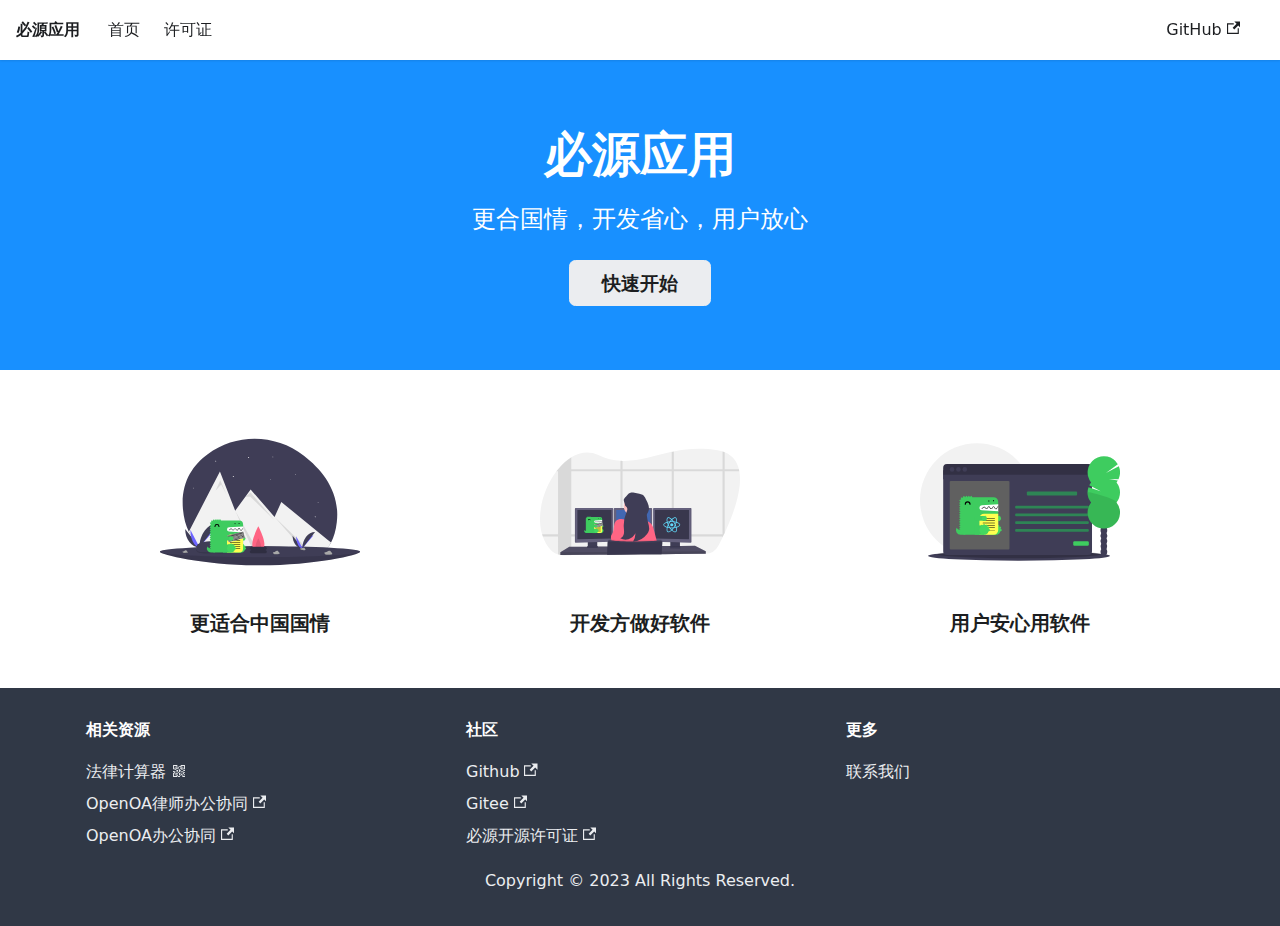
<file: index.html>
<!doctype html>
<html lang="zh-Hans" dir="ltr" class="plugin-pages plugin-id-default">
<head>
<meta charset="UTF-8">
<meta name="generator" content="Docusaurus v2.2.0">
<title data-rh="true">必源应用</title><meta data-rh="true" property="og:title" content="必源应用"><meta data-rh="true" name="viewport" content="width=device-width,initial-scale=1"><meta data-rh="true" name="twitter:card" content="summary_large_image"><meta data-rh="true" property="og:url" content="https://byapps.github.io/"><meta data-rh="true" name="docusaurus_locale" content="zh-Hans"><meta data-rh="true" name="docusaurus_tag" content="default"><meta data-rh="true" name="docsearch:language" content="zh-Hans"><meta data-rh="true" name="docsearch:docusaurus_tag" content="default"><meta data-rh="true" name="keywords" content="必源应用, 必源许可证"><meta data-rh="true" name="generator" content="wordpress"><meta data-rh="true" name="a" content="b"><link data-rh="true" rel="canonical" href="https://byapps.github.io/"><link data-rh="true" rel="alternate" href="https://byapps.github.io/" hreflang="zh-Hans"><link data-rh="true" rel="alternate" href="https://byapps.github.io/" hreflang="x-default"><script data-rh="true">function maybeInsertBanner(){window.__DOCUSAURUS_INSERT_BASEURL_BANNER&&insertBanner()}function insertBanner(){var n=document.getElementById("docusaurus-base-url-issue-banner-container");if(n){n.innerHTML='\n<div id="docusaurus-base-url-issue-banner" style="border: thick solid red; background-color: rgb(255, 230, 179); margin: 20px; padding: 20px; font-size: 20px;">\n   <p style="font-weight: bold; font-size: 30px;">Your Docusaurus site did not load properly.</p>\n   <p>A very common reason is a wrong site <a href="https://docusaurus.io/docs/docusaurus.config.js/#baseurl" style="font-weight: bold;">baseUrl configuration</a>.</p>\n   <p>Current configured baseUrl = <span style="font-weight: bold; color: red;">/</span>  (default value)</p>\n   <p>We suggest trying baseUrl = <span id="docusaurus-base-url-issue-banner-suggestion-container" style="font-weight: bold; color: green;"></span></p>\n</div>\n';var e=document.getElementById("docusaurus-base-url-issue-banner-suggestion-container"),s=window.location.pathname,r="/"===s.substr(-1)?s:s+"/";e.innerHTML=r}}window.__DOCUSAURUS_INSERT_BASEURL_BANNER=!0,document.addEventListener("DOMContentLoaded",maybeInsertBanner)</script><link rel="stylesheet" href="/assets/css/styles.9df97d6e.css">
<link rel="preload" href="/assets/js/runtime~main.b1456b84.js" as="script">
<link rel="preload" href="/assets/js/main.7a66073a.js" as="script">
</head>
<body class="navigation-with-keyboard">
<script>!function(){function t(t){document.documentElement.setAttribute("data-theme",t)}var e=function(){var t=null;try{t=localStorage.getItem("theme")}catch(t){}return t}();t(null!==e?e:"light")}()</script><div id="__docusaurus">
<div id="docusaurus-base-url-issue-banner-container"></div><div role="region" aria-label="跳到主要内容"><a class="skipToContent_LJj9" href="#docusaurus_skipToContent_fallback">跳到主要内容</a></div><nav class="navbar navbar--fixed-top"><div class="navbar__inner"><div class="navbar__items"><button aria-label="Toggle navigation bar" aria-expanded="false" class="navbar__toggle clean-btn" type="button"><svg width="30" height="30" viewBox="0 0 30 30" aria-hidden="true"><path stroke="currentColor" stroke-linecap="round" stroke-miterlimit="10" stroke-width="2" d="M4 7h22M4 15h22M4 23h22"></path></svg></button><a class="navbar__brand" href="/"><b class="navbar__title text--truncate">必源应用</b></a><a class="navbar__item navbar__link" href="/">首页</a><a class="navbar__item navbar__link" href="/license">许可证</a></div><div class="navbar__items navbar__items--right"><a href="https://github.com/byapps/biyuan-license" target="_blank" rel="noopener noreferrer" class="navbar__item navbar__link">GitHub<svg width="13.5" height="13.5" aria-hidden="true" viewBox="0 0 24 24" class="iconExternalLink_iOqk"><path fill="currentColor" d="M21 13v10h-21v-19h12v2h-10v15h17v-8h2zm3-12h-10.988l4.035 4-6.977 7.07 2.828 2.828 6.977-7.07 4.125 4.172v-11z"></path></svg></a><div class="searchBox_cjHB"></div></div></div><div role="presentation" class="navbar-sidebar__backdrop"></div></nav><div id="docusaurus_skipToContent_fallback" class="main-wrapper mainWrapper_uJdO"><header class="hero hero--primary heroBanner_qdFl"><div class="container"><h1 class="hero__title">必源应用</h1><p class="hero__subtitle">更合国情，开发省心，用户放心</p><div class="buttons_AeoN"><a class="button button--secondary button--lg" href="/docs">快速开始</a></div></div></header><main><section class="features_t9lD"><div class="container"><div class="row"><div class="col col--4"><div class="text--center"><svg xmlns="http://www.w3.org/2000/svg" width="1088" height="687.962" viewBox="0 0 1088 687.962" class="featureSvg_GfXr" role="img"><title>Easy to Use</title><g data-name="Group 12"><g data-name="Group 11"><path data-name="Path 83" d="M961.81 454.442c-5.27 45.15-16.22 81.4-31.25 110.31-20 38.52-54.21 54.04-84.77 70.28a193.275 193.275 0 0 1-27.46 11.94c-55.61 19.3-117.85 14.18-166.74 3.99a657.282 657.282 0 0 0-104.09-13.16q-14.97-.675-29.97-.67c-15.42.02-293.07 5.29-360.67-131.57-16.69-33.76-28.13-75-32.24-125.27-11.63-142.12 52.29-235.46 134.74-296.47 155.97-115.41 369.76-110.57 523.43 7.88 102.36 78.9 198.2 198.31 179.02 362.74Z" fill="#3f3d56"></path><path data-name="Path 84" d="M930.56 564.752c-20 38.52-47.21 64.04-77.77 80.28a193.272 193.272 0 0 1-27.46 11.94c-55.61 19.3-117.85 14.18-166.74 3.99a657.3 657.3 0 0 0-104.09-13.16q-14.97-.675-29.97-.67-23.13.03-46.25 1.72c-100.17 7.36-253.82-6.43-321.42-143.29L326 177.962l62.95 161.619 20.09 51.59 55.37-75.98L493 275.962l130.2 149.27 36.8-81.27 254.78 207.919 14.21 11.59Z" fill="#f2f2f2"></path><path data-name="Path 85" d="m302 282.962 26-57 36 83-31-60Z" opacity="0.1"></path><path data-name="Path 86" d="M554.5 647.802q-14.97-.675-29.97-.67l-115.49-255.96Z" opacity="0.1"></path><path data-name="Path 87" d="M464.411 315.191 493 292.962l130 150-132-128Z" opacity="0.1"></path><path data-name="Path 88" d="M852.79 645.032a193.265 193.265 0 0 1-27.46 11.94L623.2 425.232Z" opacity="0.1"></path><circle data-name="Ellipse 11" cx="3" cy="3" r="3" transform="translate(479 98.962)" fill="#f2f2f2"></circle><circle data-name="Ellipse 12" cx="3" cy="3" r="3" transform="translate(396 201.962)" fill="#f2f2f2"></circle><circle data-name="Ellipse 13" cx="2" cy="2" r="2" transform="translate(600 220.962)" fill="#f2f2f2"></circle><circle data-name="Ellipse 14" cx="2" cy="2" r="2" transform="translate(180 265.962)" fill="#f2f2f2"></circle><circle data-name="Ellipse 15" cx="2" cy="2" r="2" transform="translate(612 96.962)" fill="#f2f2f2"></circle><circle data-name="Ellipse 16" cx="2" cy="2" r="2" transform="translate(736 192.962)" fill="#f2f2f2"></circle><circle data-name="Ellipse 17" cx="2" cy="2" r="2" transform="translate(858 344.962)" fill="#f2f2f2"></circle><path data-name="Path 89" d="M306 121.222h-2.76v-2.76h-1.48v2.76H299v1.478h2.76v2.759h1.48V122.7H306Z" fill="#f2f2f2"></path><path data-name="Path 90" d="M848 424.222h-2.76v-2.76h-1.48v2.76H841v1.478h2.76v2.759h1.48V425.7H848Z" fill="#f2f2f2"></path><path data-name="Path 91" d="M1088 613.962c0 16.569-243.557 74-544 74s-544-57.431-544-74 243.557 14 544 14 544-30.568 544-14Z" fill="#3f3d56"></path><path data-name="Path 92" d="M1088 613.962c0 16.569-243.557 74-544 74s-544-57.431-544-74 243.557 14 544 14 544-30.568 544-14Z" opacity="0.1"></path><ellipse data-name="Ellipse 18" cx="544" cy="30" rx="544" ry="30" transform="translate(0 583.962)" fill="#3f3d56"></ellipse><path data-name="Path 93" d="M568 571.962c0 33.137-14.775 24-33 24s-33 9.137-33-24 33-96 33-96 33 62.863 33 96Z" fill="#ff6584"></path><path data-name="Path 94" d="M550 584.641c0 15.062-6.716 10.909-15 10.909s-15 4.153-15-10.909 15-43.636 15-43.636 15 28.576 15 43.636Z" opacity="0.1"></path><rect data-name="Rectangle 97" width="92" height="18" rx="9" transform="translate(489 604.962)" fill="#2f2e41"></rect><rect data-name="Rectangle 98" width="92" height="18" rx="9" transform="translate(489 586.962)" fill="#2f2e41"></rect><path data-name="Path 95" d="M137 490.528c0 55.343 34.719 100.126 77.626 100.126" fill="#3f3d56"></path><path data-name="Path 96" d="M214.626 590.654c0-55.965 38.745-101.251 86.626-101.251" fill="#6c63ff"></path><path data-name="Path 97" d="M165.125 495.545c0 52.57 22.14 95.109 49.5 95.109" fill="#6c63ff"></path><path data-name="Path 98" d="M214.626 590.654c0-71.511 44.783-129.377 100.126-129.377" fill="#3f3d56"></path><path data-name="Path 99" d="M198.3 591.36s11.009-.339 14.326-2.7 16.934-5.183 17.757-1.395 16.544 18.844 4.115 18.945-28.879-1.936-32.19-3.953-4.008-10.897-4.008-10.897Z" fill="#a8a8a8"></path><path data-name="Path 100" d="M234.716 604.89c-12.429.1-28.879-1.936-32.19-3.953-2.522-1.536-3.527-7.048-3.863-9.591l-.368.014s.7 8.879 4.009 10.9 19.761 4.053 32.19 3.953c3.588-.029 4.827-1.305 4.759-3.2-.498 1.142-1.867 1.855-4.537 1.877Z" opacity="0.2"></path><path data-name="Path 101" d="M721.429 527.062c0 38.029 23.857 68.8 53.341 68.8" fill="#3f3d56"></path><path data-name="Path 102" d="M774.769 595.863c0-38.456 26.623-69.575 59.525-69.575" fill="#6c63ff"></path><path data-name="Path 103" d="M740.755 530.509c0 36.124 15.213 65.354 34.014 65.354" fill="#6c63ff"></path><path data-name="Path 104" d="M774.769 595.863c0-49.139 30.773-88.9 68.8-88.9" fill="#3f3d56"></path><path data-name="Path 105" d="M763.548 596.348s7.565-.233 9.844-1.856 11.636-3.562 12.2-.958 11.368 12.949 2.828 13.018-19.844-1.33-22.119-2.716-2.753-7.488-2.753-7.488Z" fill="#a8a8a8"></path><path data-name="Path 106" d="M788.574 605.645c-8.54.069-19.844-1.33-22.119-2.716-1.733-1.056-2.423-4.843-2.654-6.59l-.253.01s.479 6.1 2.755 7.487 13.579 2.785 22.119 2.716c2.465-.02 3.317-.9 3.27-2.2-.343.788-1.283 1.278-3.118 1.293Z" opacity="0.2"></path><path data-name="Path 107" d="M893.813 618.699s11.36-1.729 14.5-4.591 16.89-7.488 18.217-3.667 19.494 17.447 6.633 19.107-30.153 1.609-33.835-.065-5.515-10.784-5.515-10.784Z" fill="#a8a8a8"></path><path data-name="Path 108" d="M933.228 628.154c-12.86 1.659-30.153 1.609-33.835-.065-2.8-1.275-4.535-6.858-5.2-9.45l-.379.061s1.833 9.109 5.516 10.783 20.975 1.725 33.835.065c3.712-.479 4.836-1.956 4.529-3.906-.375 1.246-1.703 2.156-4.466 2.512Z" opacity="0.2"></path><path data-name="Path 109" d="M614.26 617.881s9.587-1.459 12.237-3.875 14.255-6.32 15.374-3.095 16.452 14.725 5.6 16.125-25.448 1.358-28.555-.055-4.656-9.1-4.656-9.1Z" fill="#a8a8a8"></path><path data-name="Path 110" d="M647.524 625.856c-10.853 1.4-25.448 1.358-28.555-.055-2.367-1.076-3.827-5.788-4.39-7.976l-.32.051s1.547 7.687 4.655 9.1 17.7 1.456 28.555.055c3.133-.4 4.081-1.651 3.822-3.3-.314 1.057-1.435 1.825-3.767 2.125Z" opacity="0.2"></path><path data-name="Path 111" d="M122.389 613.09s7.463-1.136 9.527-3.016 11.1-4.92 11.969-2.409 12.808 11.463 4.358 12.553-19.811 1.057-22.23-.043-3.624-7.085-3.624-7.085Z" fill="#a8a8a8"></path><path data-name="Path 112" d="M148.285 619.302c-8.449 1.09-19.811 1.057-22.23-.043-1.842-.838-2.979-4.506-3.417-6.209l-.249.04s1.2 5.984 3.624 7.085 13.781 1.133 22.23.043c2.439-.315 3.177-1.285 2.976-2.566-.246.818-1.119 1.416-2.934 1.65Z" opacity="0.2"></path><path data-name="Path 113" d="M383.7 601.318c0 30.22-42.124 20.873-93.7 20.873s-93.074 9.347-93.074-20.873 42.118-36.793 93.694-36.793 93.08 6.573 93.08 36.793Z" opacity="0.1"></path><path data-name="Path 114" d="M383.7 593.881c0 30.22-42.124 20.873-93.7 20.873s-93.074 9.347-93.074-20.873 42.114-36.8 93.69-36.8 93.084 6.576 93.084 36.8Z" fill="#3f3d56"></path></g><path data-name="Path 40" d="M360.175 475.732h91.791v37.153h-91.791Z" fill="#fff" fill-rule="evenodd"></path><path data-name="Path 41" d="M277.126 597.026a21.828 21.828 0 0 1-18.908-10.927 21.829 21.829 0 0 0 18.908 32.782h21.855v-21.855Z" fill="#3ecc5f" fill-rule="evenodd"></path><path data-name="Path 42" d="m375.451 481.607 76.514-4.782v-10.928a21.854 21.854 0 0 0-21.855-21.855h-98.347l-2.732-4.735a3.154 3.154 0 0 0-5.464 0l-2.732 4.732-2.732-4.732a3.154 3.154 0 0 0-5.464 0l-2.732 4.732-2.731-4.732a3.154 3.154 0 0 0-5.464 0l-2.732 4.735h-.071l-4.526-4.525a3.153 3.153 0 0 0-5.276 1.414l-1.5 5.577-5.674-1.521a3.154 3.154 0 0 0-3.863 3.864l1.52 5.679-5.575 1.494a3.155 3.155 0 0 0-1.416 5.278l4.526 4.526v.07l-4.735 2.731a3.154 3.154 0 0 0 0 5.464l4.732 2.732-4.732 2.732a3.154 3.154 0 0 0 0 5.464l4.732 2.732-4.732 2.731a3.154 3.154 0 0 0 0 5.464l4.732 2.732-4.732 2.727a3.154 3.154 0 0 0 0 5.464l4.735 2.736-4.735 2.732a3.154 3.154 0 0 0 0 5.464l4.732 2.732-4.732 2.732a3.154 3.154 0 0 0 0 5.464l4.732 2.732-4.732 2.731a3.154 3.154 0 0 0 0 5.464l4.732 2.732-4.732 2.732a3.154 3.154 0 0 0 0 5.464l4.732 2.732-4.732 2.731a3.154 3.154 0 0 0 0 5.464l4.732 2.732-4.732 2.731a3.154 3.154 0 0 0 0 5.464l4.732 2.732-4.732 2.735a3.154 3.154 0 0 0 0 5.464l4.732 2.732-4.732 2.728a3.154 3.154 0 0 0 0 5.464l4.732 2.732a21.854 21.854 0 0 0 21.858 21.855h131.13a21.854 21.854 0 0 0 21.855-21.855v-87.42l-76.514-4.782a11.632 11.632 0 0 1 0-23.219" fill="#3ecc5f" fill-rule="evenodd"></path><path data-name="Path 43" d="M408.255 618.882h32.782v-43.71h-32.782Z" fill="#3ecc5f" fill-rule="evenodd"></path><path data-name="Path 44" d="M462.893 591.563a5.438 5.438 0 0 0-.7.07c-.042-.164-.081-.329-.127-.493a5.457 5.457 0 1 0-5.4-9.372q-.181-.185-.366-.367a5.454 5.454 0 1 0-9.384-5.4c-.162-.046-.325-.084-.486-.126a5.467 5.467 0 1 0-10.788 0c-.162.042-.325.08-.486.126a5.457 5.457 0 1 0-9.384 5.4 21.843 21.843 0 1 0 36.421 21.02 5.452 5.452 0 1 0 .7-10.858" fill="#44d860" fill-rule="evenodd"></path><path data-name="Path 45" d="M419.183 553.317h32.782v-21.855h-32.782Z" fill="#3ecc5f" fill-rule="evenodd"></path><path data-name="Path 46" d="M462.893 545.121a2.732 2.732 0 1 0 0-5.464 2.811 2.811 0 0 0-.349.035c-.022-.082-.04-.164-.063-.246a2.733 2.733 0 0 0-1.052-5.253 2.7 2.7 0 0 0-1.648.566q-.09-.093-.184-.184a2.7 2.7 0 0 0 .553-1.633 2.732 2.732 0 0 0-5.245-1.07 10.928 10.928 0 1 0 0 21.031 2.732 2.732 0 0 0 5.245-1.07 2.7 2.7 0 0 0-.553-1.633q.093-.09.184-.184a2.7 2.7 0 0 0 1.648.566 2.732 2.732 0 0 0 1.052-5.253c.023-.081.042-.164.063-.246a2.814 2.814 0 0 0 .349.035" fill="#44d860" fill-rule="evenodd"></path><path data-name="Path 47" d="M320.836 479.556a2.732 2.732 0 0 1-2.732-2.732 8.2 8.2 0 0 0-16.391 0 2.732 2.732 0 0 1-5.464 0 13.66 13.66 0 0 1 27.319 0 2.732 2.732 0 0 1-2.732 2.732" fill-rule="evenodd"></path><path data-name="Path 48" d="M364.546 618.881h65.565a21.854 21.854 0 0 0 21.855-21.855v-76.492h-65.565a21.854 21.854 0 0 0-21.855 21.855Z" fill="#ffff50" fill-rule="evenodd"></path><path data-name="Path 49" d="M435.596 554.41h-54.681a1.093 1.093 0 1 1 0-2.185h54.681a1.093 1.093 0 0 1 0 2.185m0 21.855h-54.681a1.093 1.093 0 1 1 0-2.186h54.681a1.093 1.093 0 0 1 0 2.186m0 21.855h-54.681a1.093 1.093 0 1 1 0-2.185h54.681a1.093 1.093 0 0 1 0 2.185m0-54.434h-54.681a1.093 1.093 0 1 1 0-2.185h54.681a1.093 1.093 0 0 1 0 2.185m0 21.652h-54.681a1.093 1.093 0 1 1 0-2.186h54.681a1.093 1.093 0 0 1 0 2.186m0 21.855h-54.681a1.093 1.093 0 1 1 0-2.186h54.681a1.093 1.093 0 0 1 0 2.186m16.369-100.959c-.013 0-.024-.007-.037-.005-3.377.115-4.974 3.492-6.384 6.472-1.471 3.114-2.608 5.139-4.473 5.078-2.064-.074-3.244-2.406-4.494-4.874-1.436-2.835-3.075-6.049-6.516-5.929-3.329.114-4.932 3.053-6.346 5.646-1.5 2.762-2.529 4.442-4.5 4.364-2.106-.076-3.225-1.972-4.52-4.167-1.444-2.443-3.112-5.191-6.487-5.1-3.272.113-4.879 2.606-6.3 4.808-1.5 2.328-2.552 3.746-4.551 3.662-2.156-.076-3.27-1.65-4.558-3.472-1.447-2.047-3.077-4.363-6.442-4.251-3.2.109-4.807 2.153-6.224 3.954-1.346 1.709-2.4 3.062-4.621 2.977a1.094 1.094 0 0 0-.079 2.186c3.3.11 4.967-1.967 6.417-3.81 1.286-1.635 2.4-3.045 4.582-3.12 2.1-.09 3.091 1.218 4.584 3.327 1.417 2 3.026 4.277 6.263 4.394 3.391.114 5.022-2.42 6.467-4.663 1.292-2 2.406-3.734 4.535-3.807 1.959-.073 3.026 1.475 4.529 4.022 1.417 2.4 3.023 5.121 6.324 5.241 3.415.118 5.064-2.863 6.5-5.5 1.245-2.282 2.419-4.437 4.5-4.509 1.959-.046 2.981 1.743 4.492 4.732 1.412 2.79 3.013 5.95 6.365 6.071h.185c3.348 0 4.937-3.36 6.343-6.331 1.245-2.634 2.423-5.114 4.444-5.216Z" fill-rule="evenodd"></path><path data-name="Path 50" d="M342.691 618.882h43.71v-43.71h-43.71Z" fill="#3ecc5f" fill-rule="evenodd"></path><g data-name="Group 8" transform="rotate(-14.98 2188.845 -1120.376)"><rect data-name="Rectangle 3" width="92.361" height="36.462" rx="2" fill="#d8d8d8"></rect><g data-name="Group 2" transform="translate(1.531 23.03)" fill="#4a4a4a"><rect data-name="Rectangle 4" width="5.336" height="5.336" rx="1" transform="translate(16.797)"></rect><rect data-name="Rectangle 5" width="5.336" height="5.336" rx="1" transform="translate(23.12)"></rect><rect data-name="Rectangle 6" width="5.336" height="5.336" rx="1" transform="translate(29.444)"></rect><rect data-name="Rectangle 7" width="5.336" height="5.336" rx="1" transform="translate(35.768)"></rect><rect data-name="Rectangle 8" width="5.336" height="5.336" rx="1" transform="translate(42.091)"></rect><rect data-name="Rectangle 9" width="5.336" height="5.336" rx="1" transform="translate(48.415)"></rect><rect data-name="Rectangle 10" width="5.336" height="5.336" rx="1" transform="translate(54.739)"></rect><rect data-name="Rectangle 11" width="5.336" height="5.336" rx="1" transform="translate(61.063)"></rect><rect data-name="Rectangle 12" width="5.336" height="5.336" rx="1" transform="translate(67.386)"></rect><path data-name="Path 51" d="M1.093 0h13.425a1.093 1.093 0 0 1 1.093 1.093v3.15a1.093 1.093 0 0 1-1.093 1.093H1.093A1.093 1.093 0 0 1 0 4.243v-3.15A1.093 1.093 0 0 1 1.093 0ZM75 0h13.426a1.093 1.093 0 0 1 1.093 1.093v3.15a1.093 1.093 0 0 1-1.093 1.093H75a1.093 1.093 0 0 1-1.093-1.093v-3.15A1.093 1.093 0 0 1 75 0Z" fill-rule="evenodd"></path></g><g data-name="Group 3" transform="translate(1.531 10.261)" fill="#4a4a4a"><path data-name="Path 52" d="M1.093 0h5.125A1.093 1.093 0 0 1 7.31 1.093v3.149a1.093 1.093 0 0 1-1.092 1.093H1.093A1.093 1.093 0 0 1 0 4.242V1.093A1.093 1.093 0 0 1 1.093 0Z" fill-rule="evenodd"></path><rect data-name="Rectangle 13" width="5.336" height="5.336" rx="1" transform="translate(8.299)"></rect><rect data-name="Rectangle 14" width="5.336" height="5.336" rx="1" transform="translate(14.623)"></rect><rect data-name="Rectangle 15" width="5.336" height="5.336" rx="1" transform="translate(20.947)"></rect><rect data-name="Rectangle 16" width="5.336" height="5.336" rx="1" transform="translate(27.271)"></rect><rect data-name="Rectangle 17" width="5.336" height="5.336" rx="1" transform="translate(33.594)"></rect><rect data-name="Rectangle 18" width="5.336" height="5.336" rx="1" transform="translate(39.918)"></rect><rect data-name="Rectangle 19" width="5.336" height="5.336" rx="1" transform="translate(46.242)"></rect><rect data-name="Rectangle 20" width="5.336" height="5.336" rx="1" transform="translate(52.565)"></rect><rect data-name="Rectangle 21" width="5.336" height="5.336" rx="1" transform="translate(58.888)"></rect><rect data-name="Rectangle 22" width="5.336" height="5.336" rx="1" transform="translate(65.212)"></rect><rect data-name="Rectangle 23" width="5.336" height="5.336" rx="1" transform="translate(71.536)"></rect><rect data-name="Rectangle 24" width="5.336" height="5.336" rx="1" transform="translate(77.859)"></rect><rect data-name="Rectangle 25" width="5.336" height="5.336" rx="1" transform="translate(84.183)"></rect></g><g data-name="Group 4" transform="rotate(180 45.525 4.773)" fill="#4a4a4a"><path data-name="Path 53" d="M1.093 0h5.126a1.093 1.093 0 0 1 1.093 1.093v3.15a1.093 1.093 0 0 1-1.093 1.093H1.093A1.093 1.093 0 0 1 0 4.243v-3.15A1.093 1.093 0 0 1 1.093 0Z" fill-rule="evenodd"></path><rect data-name="Rectangle 26" width="5.336" height="5.336" rx="1" transform="translate(8.299)"></rect><rect data-name="Rectangle 27" width="5.336" height="5.336" rx="1" transform="translate(14.623)"></rect><rect data-name="Rectangle 28" width="5.336" height="5.336" rx="1" transform="translate(20.947)"></rect><rect data-name="Rectangle 29" width="5.336" height="5.336" rx="1" transform="translate(27.271)"></rect><rect data-name="Rectangle 30" width="5.336" height="5.336" rx="1" transform="translate(33.594)"></rect><rect data-name="Rectangle 31" width="5.336" height="5.336" rx="1" transform="translate(39.918)"></rect><rect data-name="Rectangle 32" width="5.336" height="5.336" rx="1" transform="translate(46.242)"></rect><rect data-name="Rectangle 33" width="5.336" height="5.336" rx="1" transform="translate(52.565)"></rect><rect data-name="Rectangle 34" width="5.336" height="5.336" rx="1" transform="translate(58.889)"></rect><rect data-name="Rectangle 35" width="5.336" height="5.336" rx="1" transform="translate(65.213)"></rect><rect data-name="Rectangle 36" width="5.336" height="5.336" rx="1" transform="translate(71.537)"></rect><rect data-name="Rectangle 37" width="5.336" height="5.336" rx="1" transform="translate(77.86)"></rect><rect data-name="Rectangle 38" width="5.336" height="5.336" rx="1" transform="translate(84.183)"></rect><rect data-name="Rectangle 39" width="5.336" height="5.336" rx="1" transform="translate(8.299)"></rect><rect data-name="Rectangle 40" width="5.336" height="5.336" rx="1" transform="translate(14.623)"></rect><rect data-name="Rectangle 41" width="5.336" height="5.336" rx="1" transform="translate(20.947)"></rect><rect data-name="Rectangle 42" width="5.336" height="5.336" rx="1" transform="translate(27.271)"></rect><rect data-name="Rectangle 43" width="5.336" height="5.336" rx="1" transform="translate(33.594)"></rect><rect data-name="Rectangle 44" width="5.336" height="5.336" rx="1" transform="translate(39.918)"></rect><rect data-name="Rectangle 45" width="5.336" height="5.336" rx="1" transform="translate(46.242)"></rect><rect data-name="Rectangle 46" width="5.336" height="5.336" rx="1" transform="translate(52.565)"></rect><rect data-name="Rectangle 47" width="5.336" height="5.336" rx="1" transform="translate(58.889)"></rect><rect data-name="Rectangle 48" width="5.336" height="5.336" rx="1" transform="translate(65.213)"></rect><rect data-name="Rectangle 49" width="5.336" height="5.336" rx="1" transform="translate(71.537)"></rect><rect data-name="Rectangle 50" width="5.336" height="5.336" rx="1" transform="translate(77.86)"></rect><rect data-name="Rectangle 51" width="5.336" height="5.336" rx="1" transform="translate(84.183)"></rect></g><g data-name="Group 6" fill="#4a4a4a"><path data-name="Path 54" d="M2.624 16.584h7.3a1.093 1.093 0 0 1 1.092 1.093v3.15a1.093 1.093 0 0 1-1.093 1.093h-7.3a1.093 1.093 0 0 1-1.092-1.093v-3.149a1.093 1.093 0 0 1 1.093-1.094Z" fill-rule="evenodd"></path><g data-name="Group 5" transform="translate(12.202 16.584)"><rect data-name="Rectangle 52" width="5.336" height="5.336" rx="1"></rect><rect data-name="Rectangle 53" width="5.336" height="5.336" rx="1" transform="translate(6.324)"></rect><rect data-name="Rectangle 54" width="5.336" height="5.336" rx="1" transform="translate(12.647)"></rect><rect data-name="Rectangle 55" width="5.336" height="5.336" rx="1" transform="translate(18.971)"></rect><rect data-name="Rectangle 56" width="5.336" height="5.336" rx="1" transform="translate(25.295)"></rect><rect data-name="Rectangle 57" width="5.336" height="5.336" rx="1" transform="translate(31.619)"></rect><rect data-name="Rectangle 58" width="5.336" height="5.336" rx="1" transform="translate(37.942)"></rect><rect data-name="Rectangle 59" width="5.336" height="5.336" rx="1" transform="translate(44.265)"></rect><rect data-name="Rectangle 60" width="5.336" height="5.336" rx="1" transform="translate(50.589)"></rect><rect data-name="Rectangle 61" width="5.336" height="5.336" rx="1" transform="translate(56.912)"></rect><rect data-name="Rectangle 62" width="5.336" height="5.336" rx="1" transform="translate(63.236)"></rect></g><path data-name="Path 55" d="M83.053 16.584h6.906a1.093 1.093 0 0 1 1.091 1.093v3.15a1.093 1.093 0 0 1-1.091 1.093h-6.907a1.093 1.093 0 0 1-1.093-1.093v-3.149a1.093 1.093 0 0 1 1.093-1.094Z" fill-rule="evenodd"></path></g><g data-name="Group 7" transform="translate(1.531 29.627)" fill="#4a4a4a"><rect data-name="Rectangle 63" width="5.336" height="5.336" rx="1"></rect><rect data-name="Rectangle 64" width="5.336" height="5.336" rx="1" transform="translate(6.324)"></rect><rect data-name="Rectangle 65" width="5.336" height="5.336" rx="1" transform="translate(12.647)"></rect><rect data-name="Rectangle 66" width="5.336" height="5.336" rx="1" transform="translate(18.971)"></rect><path data-name="Path 56" d="M26.387 0h30.422a1.093 1.093 0 0 1 1.093 1.093v3.151a1.093 1.093 0 0 1-1.093 1.093H26.387a1.093 1.093 0 0 1-1.093-1.093V1.093A1.093 1.093 0 0 1 26.387 0Zm33.594 0h3.942a1.093 1.093 0 0 1 1.093 1.093v3.151a1.093 1.093 0 0 1-1.093 1.093h-3.942a1.093 1.093 0 0 1-1.093-1.093V1.093A1.093 1.093 0 0 1 59.981 0Z" fill-rule="evenodd"></path><rect data-name="Rectangle 67" width="5.336" height="5.336" rx="1" transform="translate(66.003)"></rect><rect data-name="Rectangle 68" width="5.336" height="5.336" rx="1" transform="translate(72.327)"></rect><rect data-name="Rectangle 69" width="5.336" height="5.336" rx="1" transform="translate(84.183)"></rect><path data-name="Path 57" d="M78.254 2.273v-1.18A1.093 1.093 0 0 1 79.347 0h3.15a1.093 1.093 0 0 1 1.093 1.093v1.18Z"></path><path data-name="Path 58" d="M83.591 3.063v1.18a1.093 1.093 0 0 1-1.093 1.093h-3.15a1.093 1.093 0 0 1-1.093-1.093v-1.18Z"></path></g><rect data-name="Rectangle 70" width="88.927" height="2.371" rx="1.085" transform="translate(1.925 1.17)" fill="#4a4a4a"></rect><rect data-name="Rectangle 71" width="4.986" height="1.581" rx="0.723" transform="translate(4.1 1.566)" fill="#d8d8d8" opacity="0.136"></rect><rect data-name="Rectangle 72" width="4.986" height="1.581" rx="0.723" transform="translate(10.923 1.566)" fill="#d8d8d8" opacity="0.136"></rect><rect data-name="Rectangle 73" width="4.986" height="1.581" rx="0.723" transform="translate(16.173 1.566)" fill="#d8d8d8" opacity="0.136"></rect><rect data-name="Rectangle 74" width="4.986" height="1.581" rx="0.723" transform="translate(21.421 1.566)" fill="#d8d8d8" opacity="0.136"></rect><rect data-name="Rectangle 75" width="4.986" height="1.581" rx="0.723" transform="translate(26.671 1.566)" fill="#d8d8d8" opacity="0.136"></rect><rect data-name="Rectangle 76" width="4.986" height="1.581" rx="0.723" transform="translate(33.232 1.566)" fill="#d8d8d8" opacity="0.136"></rect><rect data-name="Rectangle 77" width="4.986" height="1.581" rx="0.723" transform="translate(38.48 1.566)" fill="#d8d8d8" opacity="0.136"></rect><rect data-name="Rectangle 78" width="4.986" height="1.581" rx="0.723" transform="translate(43.73 1.566)" fill="#d8d8d8" opacity="0.136"></rect><rect data-name="Rectangle 79" width="4.986" height="1.581" rx="0.723" transform="translate(48.978 1.566)" fill="#d8d8d8" opacity="0.136"></rect><rect data-name="Rectangle 80" width="4.986" height="1.581" rx="0.723" transform="translate(55.54 1.566)" fill="#d8d8d8" opacity="0.136"></rect><rect data-name="Rectangle 81" width="4.986" height="1.581" rx="0.723" transform="translate(60.788 1.566)" fill="#d8d8d8" opacity="0.136"></rect><rect data-name="Rectangle 82" width="4.986" height="1.581" rx="0.723" transform="translate(66.038 1.566)" fill="#d8d8d8" opacity="0.136"></rect><rect data-name="Rectangle 83" width="4.986" height="1.581" rx="0.723" transform="translate(72.599 1.566)" fill="#d8d8d8" opacity="0.136"></rect><rect data-name="Rectangle 84" width="4.986" height="1.581" rx="0.723" transform="translate(77.847 1.566)" fill="#d8d8d8" opacity="0.136"></rect><rect data-name="Rectangle 85" width="4.986" height="1.581" rx="0.723" transform="translate(83.097 1.566)" fill="#d8d8d8" opacity="0.136"></rect></g><path data-name="Path 59" d="M408.256 591.563a5.439 5.439 0 0 0-.7.07c-.042-.164-.081-.329-.127-.493a5.457 5.457 0 1 0-5.4-9.372q-.181-.185-.366-.367a5.454 5.454 0 1 0-9.384-5.4c-.162-.046-.325-.084-.486-.126a5.467 5.467 0 1 0-10.788 0c-.162.042-.325.08-.486.126a5.457 5.457 0 1 0-9.384 5.4 21.843 21.843 0 1 0 36.421 21.02 5.452 5.452 0 1 0 .7-10.858" fill="#44d860" fill-rule="evenodd"></path><path data-name="Path 60" d="M342.691 553.317h43.71v-21.855h-43.71Z" fill="#3ecc5f" fill-rule="evenodd"></path><path data-name="Path 61" d="M397.328 545.121a2.732 2.732 0 1 0 0-5.464 2.811 2.811 0 0 0-.349.035c-.022-.082-.04-.164-.063-.246a2.733 2.733 0 0 0-1.052-5.253 2.7 2.7 0 0 0-1.648.566q-.09-.093-.184-.184a2.7 2.7 0 0 0 .553-1.633 2.732 2.732 0 0 0-5.245-1.07 10.928 10.928 0 1 0 0 21.031 2.732 2.732 0 0 0 5.245-1.07 2.7 2.7 0 0 0-.553-1.633q.093-.09.184-.184a2.7 2.7 0 0 0 1.648.566 2.732 2.732 0 0 0 1.052-5.253c.023-.081.042-.164.063-.246a2.811 2.811 0 0 0 .349.035" fill="#44d860" fill-rule="evenodd"></path><path data-name="Path 62" d="M408.256 464.531a2.967 2.967 0 0 1-.535-.055 2.754 2.754 0 0 1-.514-.153 2.838 2.838 0 0 1-.471-.251 4.139 4.139 0 0 1-.415-.339 3.2 3.2 0 0 1-.338-.415 2.7 2.7 0 0 1-.459-1.517 2.968 2.968 0 0 1 .055-.535 3.152 3.152 0 0 1 .152-.514 2.874 2.874 0 0 1 .252-.47 2.633 2.633 0 0 1 .753-.754 2.837 2.837 0 0 1 .471-.251 2.753 2.753 0 0 1 .514-.153 2.527 2.527 0 0 1 1.071 0 2.654 2.654 0 0 1 .983.4 4.139 4.139 0 0 1 .415.339 4.019 4.019 0 0 1 .339.415 2.786 2.786 0 0 1 .251.47 2.864 2.864 0 0 1 .208 1.049 2.77 2.77 0 0 1-.8 1.934 4.139 4.139 0 0 1-.415.339 2.722 2.722 0 0 1-1.519.459m21.855-1.366a2.789 2.789 0 0 1-1.935-.8 4.162 4.162 0 0 1-.338-.415 2.7 2.7 0 0 1-.459-1.519 2.789 2.789 0 0 1 .8-1.934 4.139 4.139 0 0 1 .415-.339 2.838 2.838 0 0 1 .471-.251 2.752 2.752 0 0 1 .514-.153 2.527 2.527 0 0 1 1.071 0 2.654 2.654 0 0 1 .983.4 4.139 4.139 0 0 1 .415.339 2.79 2.79 0 0 1 .8 1.934 3.069 3.069 0 0 1-.055.535 2.779 2.779 0 0 1-.153.514 3.885 3.885 0 0 1-.251.47 4.02 4.02 0 0 1-.339.415 4.138 4.138 0 0 1-.415.339 2.722 2.722 0 0 1-1.519.459" fill-rule="evenodd"></path></g></svg></div><div class="text--center padding-horiz--md"><h3>更适合中国国情</h3><p></p></div></div><div class="col col--4"><div class="text--center"><svg xmlns="http://www.w3.org/2000/svg" width="1041.277" height="554.141" viewBox="0 0 1041.277 554.141" class="featureSvg_GfXr" role="img"><title>Powered by React</title><g data-name="Group 24"><g data-name="Group 23" transform="translate(-.011 -.035)"><path data-name="Path 299" d="M961.48 438.21q-1.74 3.75-3.47 7.4-2.7 5.67-5.33 11.12c-.78 1.61-1.56 3.19-2.32 4.77-8.6 17.57-16.63 33.11-23.45 45.89a73.21 73.21 0 0 1-63.81 38.7l-151.65 1.65h-1.6l-13 .14-11.12.12-34.1.37h-1.38l-17.36.19h-.53l-107 1.16-95.51 1-11.11.12-69 .75h-.08l-44.75.48h-.48l-141.5 1.53-42.33.46a87.991 87.991 0 0 1-10.79-.54c-1.22-.14-2.44-.3-3.65-.49a87.38 87.38 0 0 1-51.29-27.54c-18.21-20.03-31.46-43.4-40.36-68.76q-1.93-5.49-3.6-11.12c-30.81-104.15 6.75-238.52 74.35-328.44q4.25-5.64 8.64-11l.07-.08c20.79-25.52 44.1-46.84 68.93-62 44-26.91 92.75-34.49 140.7-11.9 40.57 19.12 78.45 28.11 115.17 30.55 3.71.24 7.42.42 11.11.53 84.23 2.65 163.17-27.7 255.87-47.29 3.69-.78 7.39-1.55 11.12-2.28C763 .54 836.36-6.4 923.6 8.19a189.089 189.089 0 0 1 26.76 6.4q5.77 1.86 11.12 4c41.64 16.94 64.35 48.24 74 87.46q1.37 5.46 2.37 11.11c17.11 94.34-33 228.16-76.37 321.05Z" fill="#f2f2f2"></path><path data-name="Path 300" d="M497.02 445.61a95.21 95.21 0 0 1-1.87 11.12h93.7v-11.12Zm-78.25 62.81 11.11-.09v-27.47c-3.81-.17-7.52-.34-11.11-.52Zm-232.92-62.81v11.12h198.5v-11.12Zm849.68-339.52h-74V18.6q-5.35-2.17-11.12-4v91.49H696.87V13.67c-3.73.73-7.43 1.5-11.12 2.28v90.14H429.88V63.24c-3.69-.11-7.4-.29-11.11-.53v43.38H162.9v-62c-24.83 15.16-48.14 36.48-68.93 62h-.07v.08q-4.4 5.4-8.64 11h8.64v328.44h-83q1.66 5.63 3.6 11.12h79.39v93.62a87 87 0 0 0 12.2 2.79c1.21.19 2.43.35 3.65.49a87.991 87.991 0 0 0 10.79.54l42.33-.46v-97h255.91v94.21l11.11-.12v-94.07h255.87v91.36l11.12-.12v-91.24h253.49v4.77c.76-1.58 1.54-3.16 2.32-4.77q2.63-5.45 5.33-11.12 1.73-3.64 3.47-7.4v-321h76.42q-1.01-5.69-2.37-11.12ZM162.9 445.61V117.17h255.87v328.44Zm267 0V117.17h255.85v328.44Zm520.48 0H696.87V117.17h253.49Z" opacity="0.1"></path><path data-name="Path 301" d="M863.09 533.65v13l-151.92 1.4-1.62.03-57.74.53-1.38.02-17.55.15h-.52l-106.98.99-175.61 1.63h-.15l-44.65.42-.48.01-198.4 1.82v-15l46.65-28 93.6-.78 2-.01.66-.01 2-.03 44.94-.37 2.01-.01.64-.01 2-.01 14.41-.12.38-.01 35.55-.3h.29l277.4-2.34 6.79-.05h.68l5.18-.05 37.65-.31 2-.03 1.85-.02h.96l11.71-.09 2.32-.03 3.11-.02 9.75-.09 15.47-.13 2-.02 3.48-.02h.65l74.71-.64Z" fill="#65617d"></path><path data-name="Path 302" d="M863.09 533.65v13l-151.92 1.4-1.62.03-57.74.53-1.38.02-17.55.15h-.52l-106.98.99-175.61 1.63h-.15l-44.65.42-.48.01-198.4 1.82v-15l46.65-28 93.6-.78 2-.01.66-.01 2-.03 44.94-.37 2.01-.01.64-.01 2-.01 14.41-.12.38-.01 35.55-.3h.29l277.4-2.34 6.79-.05h.68l5.18-.05 37.65-.31 2-.03 1.85-.02h.96l11.71-.09 2.32-.03 3.11-.02 9.75-.09 15.47-.13 2-.02 3.48-.02h.65l74.71-.64Z" opacity="0.2"></path><path data-name="Path 303" d="M296.1 483.66v24.49a6.13 6.13 0 0 1-3.5 5.54 6 6 0 0 1-2.5.6l-34.9.74a6 6 0 0 1-2.7-.57 6.12 6.12 0 0 1-3.57-5.57v-25.23Z" fill="#3f3d56"></path><path data-name="Path 304" d="M296.1 483.66v24.49a6.13 6.13 0 0 1-3.5 5.54 6 6 0 0 1-2.5.6l-34.9.74a6 6 0 0 1-2.7-.57 6.12 6.12 0 0 1-3.57-5.57v-25.23Z" opacity="0.1"></path><path data-name="Path 305" d="M298.1 483.66v24.49a6.13 6.13 0 0 1-3.5 5.54 6 6 0 0 1-2.5.6l-34.9.74a6 6 0 0 1-2.7-.57 6.12 6.12 0 0 1-3.57-5.57v-25.23Z" fill="#3f3d56"></path><path data-name="Rectangle 137" fill="#3f3d56" d="M680.92 483.65h47.17v31.5h-47.17z"></path><path data-name="Rectangle 138" opacity="0.1" d="M680.92 483.65h47.17v31.5h-47.17z"></path><path data-name="Rectangle 139" fill="#3f3d56" d="M678.92 483.65h47.17v31.5h-47.17z"></path><path data-name="Path 306" d="M298.09 483.65v4.97l-47.17 1.26v-6.23Z" opacity="0.1"></path><path data-name="Path 307" d="M381.35 312.36v168.2a4 4 0 0 1-3.85 3.95l-191.65 5.1h-.05a4 4 0 0 1-3.95-3.95v-173.3a4 4 0 0 1 3.95-3.95h191.6a4 4 0 0 1 3.95 3.95Z" fill="#65617d"></path><path data-name="Path 308" d="M185.85 308.41v181.2h-.05a4 4 0 0 1-3.95-3.95v-173.3a4 4 0 0 1 3.95-3.95Z" opacity="0.1"></path><path data-name="Path 309" d="M194.59 319.15h177.5V467.4l-177.5 4Z" fill="#39374d"></path><path data-name="Path 310" d="M726.09 483.65v6.41l-47.17-1.26v-5.15Z" opacity="0.1"></path><path data-name="Path 311" d="M788.35 312.36v173.3a4 4 0 0 1-4 3.95l-191.69-5.1a4 4 0 0 1-3.85-3.95v-168.2a4 4 0 0 1 3.95-3.95h191.6a4 4 0 0 1 3.99 3.95Z" fill="#65617d"></path><path data-name="Path 312" d="M788.35 312.36v173.3a4 4 0 0 1-4 3.95v-181.2a4 4 0 0 1 4 3.95Z" opacity="0.1"></path><path data-name="Path 313" d="M775.59 319.15h-177.5V467.4l177.5 4Z" fill="#39374d"></path><path data-name="Path 314" d="M583.85 312.36v168.2a4 4 0 0 1-3.85 3.95l-191.65 5.1a4 4 0 0 1-4-3.95v-173.3a4 4 0 0 1 3.95-3.95h191.6a4 4 0 0 1 3.95 3.95Z" fill="#65617d"></path><path data-name="Path 315" d="M397.09 319.15h177.5V467.4l-177.5 4Z" fill="#4267b2"></path><path data-name="Path 316" d="M863.09 533.65v13l-151.92 1.4-1.62.03-57.74.53-1.38.02-17.55.15h-.52l-106.98.99-175.61 1.63h-.15l-44.65.42-.48.01-198.4 1.82v-15l202.51-1.33h.48l40.99-.28h.19l283.08-1.87h.29l.17-.01h.47l4.79-.03h1.46l74.49-.5 4.4-.02.98-.01Z" opacity="0.1"></path><circle data-name="Ellipse 111" cx="51.33" cy="51.33" r="51.33" transform="translate(435.93 246.82)" fill="#fbbebe"></circle><path data-name="Path 317" d="M538.6 377.16s-99.5 12-90 0c3.44-4.34 4.39-17.2 4.2-31.85-.06-4.45-.22-9.06-.45-13.65-1.1-22-3.75-43.5-3.75-43.5s87-41 77-8.5c-4 13.13-2.69 31.57.35 48.88.89 5.05 1.92 10 3 14.7a344.66 344.66 0 0 0 9.65 33.92Z" fill="#fbbebe"></path><path data-name="Path 318" d="M506.13 373.09c11.51-2.13 23.7-6 34.53-1.54 2.85 1.17 5.47 2.88 8.39 3.86s6.12 1.22 9.16 1.91c10.68 2.42 19.34 10.55 24.9 20s8.44 20.14 11.26 30.72l6.9 25.83c6 22.45 12 45.09 13.39 68.3a2437.506 2437.506 0 0 1-250.84 1.43c5.44-10.34 11-21.31 10.54-33s-7.19-23.22-4.76-34.74c1.55-7.34 6.57-13.39 9.64-20.22 8.75-19.52 1.94-45.79 17.32-60.65 6.92-6.68 17-9.21 26.63-8.89 12.28.41 24.85 4.24 37 6.11 15.56 2.36 30.26 3.76 45.94.88Z" fill="#ff6584"></path><path data-name="Path 319" d="m637.03 484.26-.1 1.43v.1l-.17 2.3-1.33 18.51-1.61 22.3-.46 6.28-1 13.44v.17l-107 1-175.59 1.9v.84h-.14v-1.12l.45-14.36.86-28.06.74-23.79.07-2.37a10.53 10.53 0 0 1 11.42-10.17c4.72.4 10.85.89 18.18 1.41l3 .22c42.33 2.94 120.56 6.74 199.5 2 1.66-.09 3.33-.19 5-.31 12.24-.77 24.47-1.76 36.58-3a10.53 10.53 0 0 1 11.6 11.23Z" opacity="0.1"></path><path data-name="Path 320" d="M349.74 552.53v-.84l175.62-1.91 107-1h.3v-.17l1-13.44.43-6 1.64-22.61 1.29-17.9v-.44a10.617 10.617 0 0 0-.11-2.47.3.3 0 0 0 0-.1 10.391 10.391 0 0 0-2-4.64 10.54 10.54 0 0 0-9.42-4 937.419 937.419 0 0 1-36.58 3c-1.67.12-3.34.22-5 .31-78.94 4.69-157.17.89-199.5-2l-3-.22c-7.33-.52-13.46-1-18.18-1.41a10.54 10.54 0 0 0-11.24 8.53 11 11 0 0 0-.18 1.64l-.68 22.16-.93 28.07-.44 14.36v1.12Z" fill="#3f3d56"></path><path data-name="Path 321" d="m637.33 491.27-1.23 15.33-1.83 22.85-.46 5.72-1 12.81-.06.64v.17l-.15 1.48.11-1.48h-.29l-107 1-175.65 1.9v-.28l.49-14.36 1-28.06.64-18.65a6.36 6.36 0 0 1 3.06-5.25 6.25 6.25 0 0 1 3.78-.9c2.1.17 4.68.37 7.69.59 4.89.36 10.92.78 17.94 1.22 13 .82 29.31 1.7 48 2.42 52 2 122.2 2.67 188.88-3.17 3-.26 6.1-.55 9.13-.84a6.26 6.26 0 0 1 3.48.66 5.159 5.159 0 0 1 .86.54 6.14 6.14 0 0 1 2 2.46 3.564 3.564 0 0 1 .25.61 6.279 6.279 0 0 1 .36 2.59Z" opacity="0.1"></path><path data-name="Path 322" d="M298.1 504.96v3.19a6.13 6.13 0 0 1-3.5 5.54l-40.1.77a6.12 6.12 0 0 1-3.57-5.57v-3Z" opacity="0.1"></path><path data-name="Path 323" d="m298.59 515.57-52.25 1v-8.67l52.25-1Z" fill="#3f3d56"></path><path data-name="Path 324" d="m298.59 515.57-52.25 1v-8.67l52.25-1Z" opacity="0.1"></path><path data-name="Path 325" d="m300.59 515.57-52.25 1v-8.67l52.25-1Z" fill="#3f3d56"></path><path data-name="Path 326" d="M679.22 506.96v3.19a6.13 6.13 0 0 0 3.5 5.54l40.1.77a6.12 6.12 0 0 0 3.57-5.57v-3Z" opacity="0.1"></path><path data-name="Path 327" d="m678.72 517.57 52.25 1v-8.67l-52.25-1Z" opacity="0.1"></path><path data-name="Path 328" d="m676.72 517.57 52.25 1v-8.67l-52.25-1Z" fill="#3f3d56"></path><path data-name="Path 329" d="M454.79 313.88c.08 7-3.16 13.6-5.91 20.07a163.491 163.491 0 0 0-12.66 74.71c.73 11 2.58 22 .73 32.9s-8.43 21.77-19 24.9c17.53 10.45 41.26 9.35 57.76-2.66 8.79-6.4 15.34-15.33 21.75-24.11a97.86 97.86 0 0 1-13.31 44.75 103.43 103.43 0 0 0 73.51-40.82c4.31-5.81 8.06-12.19 9.72-19.23 3.09-13-1.22-26.51-4.51-39.5a266.055 266.055 0 0 1-6.17-33c-.43-3.56-.78-7.22.1-10.7 1-4.07 3.67-7.51 5.64-11.22 5.6-10.54 5.73-23.3 2.86-34.88s-8.49-22.26-14.06-32.81c-4.46-8.46-9.3-17.31-17.46-22.28-5.1-3.1-11-4.39-16.88-5.64l-25.37-5.43c-5.55-1.19-11.26-2.38-16.87-1.51-9.47 1.48-16.14 8.32-22 15.34-4.59 5.46-15.81 15.71-16.6 22.86-.72 6.59 5.1 17.63 6.09 24.58 1.3 9 2.22 6 7.3 11.52 3.21 3.42 5.28 7.37 5.34 12.16Z" fill="#3f3d56"></path></g><path data-name="Path 40" d="M280.139 370.832h43.635v17.662h-43.635Z" fill="#fff" fill-rule="evenodd"></path><path data-name="Path 41" d="M240.66 428.493a10.377 10.377 0 0 1-8.989-5.195 10.377 10.377 0 0 0 8.988 15.584h10.391v-10.389Z" fill="#3ecc5f" fill-rule="evenodd"></path><path data-name="Path 42" d="m287.402 373.625 36.373-2.273v-5.195a10.389 10.389 0 0 0-10.39-10.389h-46.75l-1.3-2.249a1.5 1.5 0 0 0-2.6 0l-1.3 2.249-1.3-2.249a1.5 1.5 0 0 0-2.6 0l-1.3 2.249-1.3-2.249a1.5 1.5 0 0 0-2.6 0l-1.3 2.249h-.034l-2.152-2.151a1.5 1.5 0 0 0-2.508.672l-.696 2.653-2.7-.723a1.5 1.5 0 0 0-1.836 1.837l.722 2.7-2.65.71a1.5 1.5 0 0 0-.673 2.509l2.152 2.152v.033l-2.249 1.3a1.5 1.5 0 0 0 0 2.6l2.249 1.3-2.249 1.3a1.5 1.5 0 0 0 0 2.6l2.25 1.282-2.249 1.3a1.5 1.5 0 0 0 0 2.6l2.249 1.3-2.249 1.3a1.5 1.5 0 0 0 0 2.6l2.249 1.3-2.249 1.3a1.5 1.5 0 0 0 0 2.6l2.249 1.3-2.249 1.3a1.5 1.5 0 0 0 0 2.6l2.249 1.3-2.249 1.3a1.5 1.5 0 0 0 0 2.6l2.249 1.3-2.249 1.3a1.5 1.5 0 0 0 0 2.6l2.249 1.3-2.249 1.3a1.5 1.5 0 0 0 0 2.6l2.249 1.3-2.249 1.3a1.5 1.5 0 0 0 0 2.6l2.249 1.3-2.249 1.3a1.5 1.5 0 0 0 0 2.6l2.249 1.3-2.249 1.3a1.5 1.5 0 0 0 0 2.6l2.249 1.3a10.389 10.389 0 0 0 10.389 10.34h62.335a10.389 10.389 0 0 0 10.39-10.39v-41.557l-36.373-2.273a5.53 5.53 0 0 1 0-11.038" fill="#3ecc5f" fill-rule="evenodd"></path><path data-name="Path 43" d="M302.996 438.882h15.584v-20.779h-15.584Z" fill="#3ecc5f" fill-rule="evenodd"></path><path data-name="Path 44" d="M328.97 425.895a2.582 2.582 0 0 0-.332.033c-.02-.078-.038-.156-.06-.234a2.594 2.594 0 1 0-2.567-4.455q-.086-.088-.174-.175a2.593 2.593 0 1 0-4.461-2.569c-.077-.022-.154-.04-.231-.06a2.6 2.6 0 1 0-5.128 0c-.077.02-.154.038-.231.06a2.594 2.594 0 1 0-4.461 2.569 10.384 10.384 0 1 0 17.314 9.992 2.592 2.592 0 1 0 .332-5.161" fill="#44d860" fill-rule="evenodd"></path><path data-name="Path 45" d="M308.191 407.713h15.584v-10.389h-15.584Z" fill="#3ecc5f" fill-rule="evenodd"></path><path data-name="Path 46" d="M328.969 403.818a1.3 1.3 0 1 0 0-2.6 1.336 1.336 0 0 0-.166.017l-.03-.117a1.3 1.3 0 0 0-.5-2.5 1.285 1.285 0 0 0-.783.269l-.087-.087a1.285 1.285 0 0 0 .263-.776 1.3 1.3 0 0 0-2.493-.509 5.195 5.195 0 1 0 0 10 1.3 1.3 0 0 0 2.493-.509 1.285 1.285 0 0 0-.263-.776l.087-.087a1.285 1.285 0 0 0 .783.269 1.3 1.3 0 0 0 .5-2.5c.011-.038.02-.078.03-.117a1.337 1.337 0 0 0 .166.017" fill="#44d860" fill-rule="evenodd"></path><path data-name="Path 47" d="M261.439 372.65a1.3 1.3 0 0 1-1.3-1.3 3.9 3.9 0 0 0-7.792 0 1.3 1.3 0 1 1-2.6 0 6.494 6.494 0 0 1 12.987 0 1.3 1.3 0 0 1-1.3 1.3" fill-rule="evenodd"></path><path data-name="Path 48" d="M282.217 438.882h31.168a10.389 10.389 0 0 0 10.389-10.389V392.13h-31.168a10.389 10.389 0 0 0-10.389 10.389Z" fill="#ffff50" fill-rule="evenodd"></path><path data-name="Path 49" d="M315.993 408.233h-25.994a.52.52 0 1 1 0-1.039h25.994a.52.52 0 0 1 0 1.039m0 10.389h-25.994a.52.52 0 1 1 0-1.039h25.994a.52.52 0 0 1 0 1.039m0 10.389h-25.994a.52.52 0 1 1 0-1.039h25.994a.52.52 0 0 1 0 1.039m0-25.877h-25.994a.52.52 0 1 1 0-1.039h25.994a.52.52 0 0 1 0 1.039m0 10.293h-25.994a.52.52 0 1 1 0-1.039h25.994a.52.52 0 0 1 0 1.039m0 10.389h-25.994a.52.52 0 1 1 0-1.039h25.994a.52.52 0 0 1 0 1.039m7.782-47.993h-.018c-1.605.055-2.365 1.66-3.035 3.077-.7 1.48-1.24 2.443-2.126 2.414-.981-.035-1.542-1.144-2.137-2.317-.683-1.347-1.462-2.876-3.1-2.819-1.582.054-2.344 1.451-3.017 2.684-.715 1.313-1.2 2.112-2.141 2.075-1-.036-1.533-.938-2.149-1.981-.686-1.162-1.479-2.467-3.084-2.423-1.555.053-2.319 1.239-2.994 2.286-.713 1.106-1.213 1.781-2.164 1.741-1.025-.036-1.554-.784-2.167-1.65-.688-.973-1.463-2.074-3.062-2.021a3.815 3.815 0 0 0-2.959 1.879c-.64.812-1.14 1.456-2.2 1.415a.52.52 0 0 0-.037 1.039 3.588 3.588 0 0 0 3.05-1.811c.611-.777 1.139-1.448 2.178-1.483 1-.043 1.47.579 2.179 1.582.674.953 1.438 2.033 2.977 2.089 1.612.054 2.387-1.151 3.074-2.217.614-.953 1.144-1.775 2.156-1.81.931-.035 1.438.7 2.153 1.912.674 1.141 1.437 2.434 3.006 2.491 1.623.056 2.407-1.361 3.09-2.616.592-1.085 1.15-2.109 2.14-2.143.931-.022 1.417.829 2.135 2.249.671 1.326 1.432 2.828 3.026 2.886h.088c1.592 0 2.347-1.6 3.015-3.01.592-1.252 1.152-2.431 2.113-2.479Z" fill-rule="evenodd"></path><path data-name="Path 50" d="M271.828 438.882h20.779v-20.779h-20.779Z" fill="#3ecc5f" fill-rule="evenodd"></path><g data-name="Group 8" transform="rotate(-14.98 1643.944 -873.93)"><rect data-name="Rectangle 3" width="43.906" height="17.333" rx="2" fill="#d8d8d8"></rect><g data-name="Group 2" transform="translate(.728 10.948)" fill="#4a4a4a"><rect data-name="Rectangle 4" width="2.537" height="2.537" rx="1" transform="translate(7.985)"></rect><rect data-name="Rectangle 5" width="2.537" height="2.537" rx="1" transform="translate(10.991)"></rect><rect data-name="Rectangle 6" width="2.537" height="2.537" rx="1" transform="translate(13.997)"></rect><rect data-name="Rectangle 7" width="2.537" height="2.537" rx="1" transform="translate(17.003)"></rect><rect data-name="Rectangle 8" width="2.537" height="2.537" rx="1" transform="translate(20.009)"></rect><rect data-name="Rectangle 9" width="2.537" height="2.537" rx="1" transform="translate(23.015)"></rect><rect data-name="Rectangle 10" width="2.537" height="2.537" rx="1" transform="translate(26.021)"></rect><rect data-name="Rectangle 11" width="2.537" height="2.537" rx="1" transform="translate(29.028)"></rect><rect data-name="Rectangle 12" width="2.537" height="2.537" rx="1" transform="translate(32.034)"></rect><path data-name="Path 51" d="M.519 0H6.9a.519.519 0 0 1 .521.52v1.5a.519.519 0 0 1-.519.519H.519A.519.519 0 0 1 0 2.017V.519A.519.519 0 0 1 .519 0Zm35.134 0h6.383a.519.519 0 0 1 .519.519v1.5a.519.519 0 0 1-.519.519h-6.384a.519.519 0 0 1-.519-.519v-1.5A.519.519 0 0 1 35.652 0Z" fill-rule="evenodd"></path></g><g data-name="Group 3" transform="translate(.728 4.878)" fill="#4a4a4a"><path data-name="Path 52" d="M.519 0h2.437a.519.519 0 0 1 .519.519v1.5a.519.519 0 0 1-.519.519H.519A.519.519 0 0 1 0 2.017V.519A.519.519 0 0 1 .519 0Z" fill-rule="evenodd"></path><rect data-name="Rectangle 13" width="2.537" height="2.537" rx="1" transform="translate(3.945)"></rect><rect data-name="Rectangle 14" width="2.537" height="2.537" rx="1" transform="translate(6.951)"></rect><rect data-name="Rectangle 15" width="2.537" height="2.537" rx="1" transform="translate(9.958)"></rect><rect data-name="Rectangle 16" width="2.537" height="2.537" rx="1" transform="translate(12.964)"></rect><rect data-name="Rectangle 17" width="2.537" height="2.537" rx="1" transform="translate(15.97)"></rect><rect data-name="Rectangle 18" width="2.537" height="2.537" rx="1" transform="translate(18.976)"></rect><rect data-name="Rectangle 19" width="2.537" height="2.537" rx="1" transform="translate(21.982)"></rect><rect data-name="Rectangle 20" width="2.537" height="2.537" rx="1" transform="translate(24.988)"></rect><rect data-name="Rectangle 21" width="2.537" height="2.537" rx="1" transform="translate(27.994)"></rect><rect data-name="Rectangle 22" width="2.537" height="2.537" rx="1" transform="translate(31)"></rect><rect data-name="Rectangle 23" width="2.537" height="2.537" rx="1" transform="translate(34.006)"></rect><rect data-name="Rectangle 24" width="2.537" height="2.537" rx="1" transform="translate(37.012)"></rect><rect data-name="Rectangle 25" width="2.537" height="2.537" rx="1" transform="translate(40.018)"></rect></g><g data-name="Group 4" transform="rotate(180 21.642 2.269)" fill="#4a4a4a"><path data-name="Path 53" d="M.519 0h2.437a.519.519 0 0 1 .519.519v1.5a.519.519 0 0 1-.519.519H.519A.519.519 0 0 1 0 2.017V.519A.519.519 0 0 1 .519 0Z" fill-rule="evenodd"></path><rect data-name="Rectangle 26" width="2.537" height="2.537" rx="1" transform="translate(3.945)"></rect><rect data-name="Rectangle 27" width="2.537" height="2.537" rx="1" transform="translate(6.951)"></rect><rect data-name="Rectangle 28" width="2.537" height="2.537" rx="1" transform="translate(9.958)"></rect><rect data-name="Rectangle 29" width="2.537" height="2.537" rx="1" transform="translate(12.964)"></rect><rect data-name="Rectangle 30" width="2.537" height="2.537" rx="1" transform="translate(15.97)"></rect><rect data-name="Rectangle 31" width="2.537" height="2.537" rx="1" transform="translate(18.976)"></rect><rect data-name="Rectangle 32" width="2.537" height="2.537" rx="1" transform="translate(21.982)"></rect><rect data-name="Rectangle 33" width="2.537" height="2.537" rx="1" transform="translate(24.988)"></rect><rect data-name="Rectangle 34" width="2.537" height="2.537" rx="1" transform="translate(27.994)"></rect><rect data-name="Rectangle 35" width="2.537" height="2.537" rx="1" transform="translate(31.001)"></rect><rect data-name="Rectangle 36" width="2.537" height="2.537" rx="1" transform="translate(34.007)"></rect><rect data-name="Rectangle 37" width="2.537" height="2.537" rx="1" transform="translate(37.013)"></rect><rect data-name="Rectangle 38" width="2.537" height="2.537" rx="1" transform="translate(40.018)"></rect><rect data-name="Rectangle 39" width="2.537" height="2.537" rx="1" transform="translate(3.945)"></rect><rect data-name="Rectangle 40" width="2.537" height="2.537" rx="1" transform="translate(6.951)"></rect><rect data-name="Rectangle 41" width="2.537" height="2.537" rx="1" transform="translate(9.958)"></rect><rect data-name="Rectangle 42" width="2.537" height="2.537" rx="1" transform="translate(12.964)"></rect><rect data-name="Rectangle 43" width="2.537" height="2.537" rx="1" transform="translate(15.97)"></rect><rect data-name="Rectangle 44" width="2.537" height="2.537" rx="1" transform="translate(18.976)"></rect><rect data-name="Rectangle 45" width="2.537" height="2.537" rx="1" transform="translate(21.982)"></rect><rect data-name="Rectangle 46" width="2.537" height="2.537" rx="1" transform="translate(24.988)"></rect><rect data-name="Rectangle 47" width="2.537" height="2.537" rx="1" transform="translate(27.994)"></rect><rect data-name="Rectangle 48" width="2.537" height="2.537" rx="1" transform="translate(31.001)"></rect><rect data-name="Rectangle 49" width="2.537" height="2.537" rx="1" transform="translate(34.007)"></rect><rect data-name="Rectangle 50" width="2.537" height="2.537" rx="1" transform="translate(37.013)"></rect><rect data-name="Rectangle 51" width="2.537" height="2.537" rx="1" transform="translate(40.018)"></rect></g><g data-name="Group 6" fill="#4a4a4a"><path data-name="Path 54" d="M1.247 7.883h3.47a.519.519 0 0 1 .519.519v1.5a.519.519 0 0 1-.519.519h-3.47A.519.519 0 0 1 .728 9.9V8.403a.519.519 0 0 1 .519-.52Z" fill-rule="evenodd"></path><g data-name="Group 5" transform="translate(5.801 7.883)"><rect data-name="Rectangle 52" width="2.537" height="2.537" rx="1"></rect><rect data-name="Rectangle 53" width="2.537" height="2.537" rx="1" transform="translate(3.006)"></rect><rect data-name="Rectangle 54" width="2.537" height="2.537" rx="1" transform="translate(6.012)"></rect><rect data-name="Rectangle 55" width="2.537" height="2.537" rx="1" transform="translate(9.018)"></rect><rect data-name="Rectangle 56" width="2.537" height="2.537" rx="1" transform="translate(12.025)"></rect><rect data-name="Rectangle 57" width="2.537" height="2.537" rx="1" transform="translate(15.031)"></rect><rect data-name="Rectangle 58" width="2.537" height="2.537" rx="1" transform="translate(18.037)"></rect><rect data-name="Rectangle 59" width="2.537" height="2.537" rx="1" transform="translate(21.042)"></rect><rect data-name="Rectangle 60" width="2.537" height="2.537" rx="1" transform="translate(24.049)"></rect><rect data-name="Rectangle 61" width="2.537" height="2.537" rx="1" transform="translate(27.055)"></rect><rect data-name="Rectangle 62" width="2.537" height="2.537" rx="1" transform="translate(30.061)"></rect></g><path data-name="Path 55" d="M39.482 7.883h3.28a.519.519 0 0 1 .519.519v1.5a.519.519 0 0 1-.519.519h-3.281a.519.519 0 0 1-.519-.521V8.403a.519.519 0 0 1 .519-.52Z" fill-rule="evenodd"></path></g><g data-name="Group 7" transform="translate(.728 14.084)" fill="#4a4a4a"><rect data-name="Rectangle 63" width="2.537" height="2.537" rx="1"></rect><rect data-name="Rectangle 64" width="2.537" height="2.537" rx="1" transform="translate(3.006)"></rect><rect data-name="Rectangle 65" width="2.537" height="2.537" rx="1" transform="translate(6.012)"></rect><rect data-name="Rectangle 66" width="2.537" height="2.537" rx="1" transform="translate(9.018)"></rect><path data-name="Path 56" d="M12.543 0h14.462a.519.519 0 0 1 .519.519v1.5a.519.519 0 0 1-.519.519H12.543a.519.519 0 0 1-.519-.52V.519A.519.519 0 0 1 12.543 0Zm15.97 0h1.874a.519.519 0 0 1 .519.519v1.5a.519.519 0 0 1-.519.519h-1.874a.519.519 0 0 1-.519-.519v-1.5A.519.519 0 0 1 28.513 0Z" fill-rule="evenodd"></path><rect data-name="Rectangle 67" width="2.537" height="2.537" rx="1" transform="translate(31.376)"></rect><rect data-name="Rectangle 68" width="2.537" height="2.537" rx="1" transform="translate(34.382)"></rect><rect data-name="Rectangle 69" width="2.537" height="2.537" rx="1" transform="translate(40.018)"></rect><path data-name="Path 57" d="M37.199 1.08V.519A.519.519 0 0 1 37.718 0h1.499a.519.519 0 0 1 .519.519v.561Z"></path><path data-name="Path 58" d="M39.737 1.456v.561a.519.519 0 0 1-.519.519h-1.499a.519.519 0 0 1-.519-.519v-.561Z"></path></g><rect data-name="Rectangle 70" width="42.273" height="1.127" rx="0.564" transform="translate(.915 .556)" fill="#4a4a4a"></rect><rect data-name="Rectangle 71" width="2.37" height="0.752" rx="0.376" transform="translate(1.949 .744)" fill="#d8d8d8" opacity="0.136"></rect><rect data-name="Rectangle 72" width="2.37" height="0.752" rx="0.376" transform="translate(5.193 .744)" fill="#d8d8d8" opacity="0.136"></rect><rect data-name="Rectangle 73" width="2.37" height="0.752" rx="0.376" transform="translate(7.688 .744)" fill="#d8d8d8" opacity="0.136"></rect><rect data-name="Rectangle 74" width="2.37" height="0.752" rx="0.376" transform="translate(10.183 .744)" fill="#d8d8d8" opacity="0.136"></rect><rect data-name="Rectangle 75" width="2.37" height="0.752" rx="0.376" transform="translate(12.679 .744)" fill="#d8d8d8" opacity="0.136"></rect><rect data-name="Rectangle 76" width="2.37" height="0.752" rx="0.376" transform="translate(15.797 .744)" fill="#d8d8d8" opacity="0.136"></rect><rect data-name="Rectangle 77" width="2.37" height="0.752" rx="0.376" transform="translate(18.292 .744)" fill="#d8d8d8" opacity="0.136"></rect><rect data-name="Rectangle 78" width="2.37" height="0.752" rx="0.376" transform="translate(20.788 .744)" fill="#d8d8d8" opacity="0.136"></rect><rect data-name="Rectangle 79" width="2.37" height="0.752" rx="0.376" transform="translate(23.283 .744)" fill="#d8d8d8" opacity="0.136"></rect><rect data-name="Rectangle 80" width="2.37" height="0.752" rx="0.376" transform="translate(26.402 .744)" fill="#d8d8d8" opacity="0.136"></rect><rect data-name="Rectangle 81" width="2.37" height="0.752" rx="0.376" transform="translate(28.897 .744)" fill="#d8d8d8" opacity="0.136"></rect><rect data-name="Rectangle 82" width="2.37" height="0.752" rx="0.376" transform="translate(31.393 .744)" fill="#d8d8d8" opacity="0.136"></rect><rect data-name="Rectangle 83" width="2.37" height="0.752" rx="0.376" transform="translate(34.512 .744)" fill="#d8d8d8" opacity="0.136"></rect><rect data-name="Rectangle 84" width="2.37" height="0.752" rx="0.376" transform="translate(37.007 .744)" fill="#d8d8d8" opacity="0.136"></rect><rect data-name="Rectangle 85" width="2.37" height="0.752" rx="0.376" transform="translate(39.502 .744)" fill="#d8d8d8" opacity="0.136"></rect></g><path data-name="Path 59" d="M302.996 425.895a2.583 2.583 0 0 0-.332.033c-.02-.078-.038-.156-.06-.234a2.594 2.594 0 1 0-2.567-4.455q-.086-.088-.174-.175a2.593 2.593 0 1 0-4.461-2.569c-.077-.022-.154-.04-.231-.06a2.6 2.6 0 1 0-5.128 0c-.077.02-.154.038-.231.06a2.594 2.594 0 1 0-4.461 2.569 10.384 10.384 0 1 0 17.314 9.992 2.592 2.592 0 1 0 .332-5.161" fill="#44d860" fill-rule="evenodd"></path><path data-name="Path 60" d="M271.828 407.713h20.779v-10.389h-20.779Z" fill="#3ecc5f" fill-rule="evenodd"></path><path data-name="Path 61" d="M297.801 403.818a1.3 1.3 0 1 0 0-2.6 1.338 1.338 0 0 0-.166.017l-.03-.117a1.3 1.3 0 0 0-.5-2.5 1.285 1.285 0 0 0-.783.269l-.087-.087a1.285 1.285 0 0 0 .263-.776 1.3 1.3 0 0 0-2.493-.509 5.195 5.195 0 1 0 0 10 1.3 1.3 0 0 0 2.493-.509 1.285 1.285 0 0 0-.263-.776l.087-.087a1.285 1.285 0 0 0 .783.269 1.3 1.3 0 0 0 .5-2.5c.011-.038.02-.078.03-.117a1.335 1.335 0 0 0 .166.017" fill="#44d860" fill-rule="evenodd"></path><path data-name="Path 62" d="M302.997 365.507a1.41 1.41 0 0 1-.255-.026 1.309 1.309 0 0 1-.244-.073 1.349 1.349 0 0 1-.224-.119 1.967 1.967 0 0 1-.2-.161 1.52 1.52 0 0 1-.161-.2 1.282 1.282 0 0 1-.218-.722 1.41 1.41 0 0 1 .026-.255 1.5 1.5 0 0 1 .072-.244 1.364 1.364 0 0 1 .12-.223 1.252 1.252 0 0 1 .358-.358 1.349 1.349 0 0 1 .224-.119 1.309 1.309 0 0 1 .244-.073 1.2 1.2 0 0 1 .509 0 1.262 1.262 0 0 1 .468.192 1.968 1.968 0 0 1 .2.161 1.908 1.908 0 0 1 .161.2 1.322 1.322 0 0 1 .12.223 1.361 1.361 0 0 1 .1.5 1.317 1.317 0 0 1-.379.919 1.968 1.968 0 0 1-.2.161 1.346 1.346 0 0 1-.223.119 1.332 1.332 0 0 1-.5.1m10.389-.649a1.326 1.326 0 0 1-.92-.379 1.979 1.979 0 0 1-.161-.2 1.282 1.282 0 0 1-.218-.722 1.326 1.326 0 0 1 .379-.919 1.967 1.967 0 0 1 .2-.161 1.351 1.351 0 0 1 .224-.119 1.308 1.308 0 0 1 .244-.073 1.2 1.2 0 0 1 .509 0 1.262 1.262 0 0 1 .468.192 1.967 1.967 0 0 1 .2.161 1.326 1.326 0 0 1 .379.919 1.461 1.461 0 0 1-.026.255 1.323 1.323 0 0 1-.073.244 1.847 1.847 0 0 1-.119.223 1.911 1.911 0 0 1-.161.2 1.967 1.967 0 0 1-.2.161 1.294 1.294 0 0 1-.722.218" fill-rule="evenodd"></path><g transform="translate(466.3 278.56)" fill="#61dafb"><path data-name="Path 330" d="M263.668 117.179c0-5.827-7.3-11.35-18.487-14.775 2.582-11.4 1.434-20.477-3.622-23.382a7.861 7.861 0 0 0-4.016-1v4a4.152 4.152 0 0 1 2.044.466c2.439 1.4 3.5 6.724 2.672 13.574-.2 1.685-.52 3.461-.914 5.272a86.9 86.9 0 0 0-11.386-1.954 87.469 87.469 0 0 0-7.459-8.965c5.845-5.433 11.332-8.41 15.062-8.41V78c-4.931 0-11.386 3.514-17.913 9.611-6.527-6.061-12.982-9.539-17.913-9.539v4c3.712 0 9.216 2.959 15.062 8.356a84.687 84.687 0 0 0-7.405 8.947 83.732 83.732 0 0 0-11.4 1.972 54.136 54.136 0 0 1-.932-5.2c-.843-6.85.2-12.175 2.618-13.592a3.991 3.991 0 0 1 2.062-.466v-4a8 8 0 0 0-4.052 1c-5.039 2.9-6.168 11.96-3.568 23.328-11.153 3.443-18.415 8.947-18.415 14.757 0 5.828 7.3 11.35 18.487 14.775-2.582 11.4-1.434 20.477 3.622 23.382a7.882 7.882 0 0 0 4.034 1c4.931 0 11.386-3.514 17.913-9.611 6.527 6.061 12.982 9.539 17.913 9.539a8 8 0 0 0 4.052-1c5.039-2.9 6.168-11.96 3.568-23.328 11.111-3.42 18.373-8.943 18.373-14.752Zm-23.346-11.96a80.235 80.235 0 0 1-2.421 7.083 83.185 83.185 0 0 0-2.349-4.3 96.877 96.877 0 0 0-2.582-4.2c2.547.377 5.004.843 7.353 1.417Zm-8.212 19.1c-1.4 2.421-2.833 4.716-4.321 6.85a93.313 93.313 0 0 1-8.1.359c-2.708 0-5.415-.126-8.069-.341q-2.232-3.2-4.339-6.814-2.044-3.523-3.73-7.136a94.058 94.058 0 0 1 3.712-7.154c1.4-2.421 2.833-4.716 4.321-6.85a93.313 93.313 0 0 1 8.1-.359c2.708 0 5.415.126 8.069.341q2.232 3.2 4.339 6.814 2.044 3.523 3.73 7.136a101.198 101.198 0 0 1-3.712 7.15Zm5.792-2.331a76.525 76.525 0 0 1 2.474 7.136 80.22 80.22 0 0 1-7.387 1.434c.879-1.381 1.757-2.8 2.582-4.25a96.22 96.22 0 0 0 2.329-4.324Zm-18.182 19.128a73.921 73.921 0 0 1-4.985-5.738c1.614.072 3.263.126 4.931.126 1.685 0 3.353-.036 4.985-.126a69.993 69.993 0 0 1-4.931 5.738Zm-13.34-10.561c-2.546-.377-5-.843-7.352-1.417a80.235 80.235 0 0 1 2.421-7.083c.735 1.434 1.506 2.869 2.349 4.3s1.702 2.837 2.582 4.2Zm13.25-37.314a73.924 73.924 0 0 1 4.985 5.738 110.567 110.567 0 0 0-4.931-.126c-1.686 0-3.353.036-4.985.126a69.993 69.993 0 0 1 4.931-5.738ZM206.362 103.8a100.567 100.567 0 0 0-4.913 8.55 76.525 76.525 0 0 1-2.474-7.136 90.158 90.158 0 0 1 7.387-1.414Zm-16.227 22.449c-6.348-2.708-10.454-6.258-10.454-9.073s4.106-6.383 10.454-9.073c1.542-.663 3.228-1.255 4.967-1.811a86.122 86.122 0 0 0 4.034 10.92 84.9 84.9 0 0 0-3.981 10.866 53.804 53.804 0 0 1-5.021-1.826Zm9.647 25.623c-2.439-1.4-3.5-6.724-2.672-13.574.2-1.686.52-3.461.914-5.272a86.9 86.9 0 0 0 11.386 1.954 87.465 87.465 0 0 0 7.459 8.965c-5.845 5.433-11.332 8.41-15.062 8.41a4.279 4.279 0 0 1-2.026-.48Zm42.532-13.663c.843 6.85-.2 12.175-2.618 13.592a3.99 3.99 0 0 1-2.062.466c-3.712 0-9.216-2.959-15.062-8.356a84.689 84.689 0 0 0 7.405-8.947 83.731 83.731 0 0 0 11.4-1.972 50.194 50.194 0 0 1 .936 5.22Zm6.9-11.96c-1.542.663-3.228 1.255-4.967 1.811a86.12 86.12 0 0 0-4.034-10.92 84.9 84.9 0 0 0 3.981-10.866 56.777 56.777 0 0 1 5.039 1.829c6.348 2.708 10.454 6.258 10.454 9.073-.017 2.818-4.123 6.386-10.471 9.076Z"></path><path data-name="Path 331" d="M201.718 78.072Z"></path><circle data-name="Ellipse 112" cx="8.194" cy="8.194" r="8.194" transform="translate(211.472 108.984)"></circle><path data-name="Path 332" d="M237.525 78.018Z"></path></g></g></svg></div><div class="text--center padding-horiz--md"><h3>开发方做好软件</h3><p></p></div></div><div class="col col--4"><div class="text--center"><svg xmlns="http://www.w3.org/2000/svg" width="1129" height="663" viewBox="0 0 1129 663" class="featureSvg_GfXr" role="img"><title>Focus on What Matters</title><circle cx="321" cy="321" r="321" fill="#f2f2f2"></circle><ellipse cx="559" cy="635.5" rx="514" ry="27.5" fill="#3f3d56"></ellipse><ellipse cx="558" cy="627" rx="460" ry="22" opacity="0.2"></ellipse><path fill="#3f3d56" d="M131 152.5h840v50H131z"></path><path d="M131 608.83a21.67 21.67 0 0 0 21.67 21.67h796.66A21.67 21.67 0 0 0 971 608.83V177.5H131ZM949.33 117.5H152.67A21.67 21.67 0 0 0 131 139.17v38.33h840v-38.33a21.67 21.67 0 0 0-21.67-21.67Z" fill="#3f3d56"></path><path d="M949.33 117.5H152.67A21.67 21.67 0 0 0 131 139.17v38.33h840v-38.33a21.67 21.67 0 0 0-21.67-21.67Z" opacity="0.2"></path><circle cx="181" cy="147.5" r="13" fill="#3f3d56"></circle><circle cx="217" cy="147.5" r="13" fill="#3f3d56"></circle><circle cx="253" cy="147.5" r="13" fill="#3f3d56"></circle><rect x="168" y="213.5" width="337" height="386" rx="5.335" fill="#606060"></rect><rect x="603" y="272.5" width="284" height="22" rx="5.476" fill="#2e8555"></rect><rect x="537" y="352.5" width="416" height="15" rx="5.476" fill="#2e8555"></rect><rect x="537" y="396.5" width="416" height="15" rx="5.476" fill="#2e8555"></rect><rect x="537" y="440.5" width="416" height="15" rx="5.476" fill="#2e8555"></rect><rect x="537" y="484.5" width="416" height="15" rx="5.476" fill="#2e8555"></rect><rect x="865" y="552.5" width="88" height="26" rx="7.028" fill="#3ecc5f"></rect><path d="M1053.103 506.116a30.114 30.114 0 0 0 3.983-15.266c0-13.797-8.544-24.98-19.083-24.98s-19.082 11.183-19.082 24.98a30.114 30.114 0 0 0 3.983 15.266 31.248 31.248 0 0 0 0 30.532 31.248 31.248 0 0 0 0 30.532 31.248 31.248 0 0 0 0 30.532 30.114 30.114 0 0 0-3.983 15.266c0 13.797 8.543 24.981 19.082 24.981s19.083-11.184 19.083-24.98a30.114 30.114 0 0 0-3.983-15.267 31.248 31.248 0 0 0 0-30.532 31.248 31.248 0 0 0 0-30.532 31.248 31.248 0 0 0 0-30.532Z" fill="#3f3d56"></path><ellipse cx="1038.003" cy="460.318" rx="19.083" ry="24.981" fill="#3f3d56"></ellipse><ellipse cx="1038.003" cy="429.786" rx="19.083" ry="24.981" fill="#3f3d56"></ellipse><path d="M1109.439 220.845a91.61 91.61 0 0 0 7.106-10.461l-50.14-8.235 54.228.403a91.566 91.566 0 0 0 1.746-72.426l-72.755 37.742 67.097-49.321A91.413 91.413 0 1 0 965.75 220.845a91.458 91.458 0 0 0-10.425 16.67l65.087 33.814-69.4-23.292a91.46 91.46 0 0 0 14.738 85.837 91.406 91.406 0 1 0 143.689 0 91.418 91.418 0 0 0 0-113.03Z" fill="#3ecc5f" fill-rule="evenodd"></path><path d="M946.188 277.36a91.013 91.013 0 0 0 19.562 56.514 91.406 91.406 0 1 0 143.689 0c12.25-15.553-163.25-66.774-163.25-56.515Z" opacity="0.1"></path><path d="M330.12 342.936h111.474v45.12H330.12Z" fill="#fff" fill-rule="evenodd"></path><path d="M229.263 490.241a26.51 26.51 0 0 1-22.963-13.27 26.51 26.51 0 0 0 22.963 39.812h26.541V490.24Z" fill="#3ecc5f" fill-rule="evenodd"></path><path d="m348.672 350.07 92.922-5.807v-13.27a26.54 26.54 0 0 0-26.541-26.542H295.616l-3.318-5.746a3.83 3.83 0 0 0-6.635 0l-3.318 5.746-3.317-5.746a3.83 3.83 0 0 0-6.636 0l-3.317 5.746-3.318-5.746a3.83 3.83 0 0 0-6.635 0l-3.318 5.746c-.03 0-.056.004-.086.004l-5.497-5.495a3.83 3.83 0 0 0-6.407 1.717l-1.817 6.773-6.89-1.847a3.83 3.83 0 0 0-4.691 4.693l1.844 6.891-6.77 1.814a3.832 3.832 0 0 0-1.72 6.41l5.497 5.497c0 .028-.004.055-.004.085l-5.747 3.317a3.83 3.83 0 0 0 0 6.636l5.747 3.317-5.747 3.318a3.83 3.83 0 0 0 0 6.635l5.747 3.318-5.747 3.318a3.83 3.83 0 0 0 0 6.635l5.747 3.318-5.747 3.317a3.83 3.83 0 0 0 0 6.636l5.747 3.317-5.747 3.318a3.83 3.83 0 0 0 0 6.636l5.747 3.317-5.747 3.318a3.83 3.83 0 0 0 0 6.635l5.747 3.318-5.747 3.318a3.83 3.83 0 0 0 0 6.635l5.747 3.318-5.747 3.317a3.83 3.83 0 0 0 0 6.636l5.747 3.317-5.747 3.318a3.83 3.83 0 0 0 0 6.635l5.747 3.318-5.747 3.318a3.83 3.83 0 0 0 0 6.635l5.747 3.318-5.747 3.317a3.83 3.83 0 0 0 0 6.636l5.747 3.317-5.747 3.318a3.83 3.83 0 0 0 0 6.635l5.747 3.318a26.54 26.54 0 0 0 26.541 26.542h159.249a26.54 26.54 0 0 0 26.541-26.542V384.075l-92.922-5.807a14.126 14.126 0 0 1 0-28.197" fill="#3ecc5f" fill-rule="evenodd"></path><path d="M388.511 516.783h39.812V463.7h-39.812Z" fill="#3ecc5f" fill-rule="evenodd"></path><path d="M454.865 483.606a6.602 6.602 0 0 0-.848.085c-.05-.2-.099-.4-.154-.599a6.627 6.627 0 1 0-6.557-11.382q-.22-.225-.445-.446a6.624 6.624 0 1 0-11.397-6.564c-.196-.055-.394-.102-.59-.152a6.64 6.64 0 1 0-13.101 0c-.197.05-.394.097-.59.152a6.628 6.628 0 1 0-11.398 6.564 26.528 26.528 0 1 0 44.232 25.528 6.621 6.621 0 1 0 .848-13.186" fill="#44d860" fill-rule="evenodd"></path><path d="M401.782 437.158h39.812v-26.541h-39.812Z" fill="#3ecc5f" fill-rule="evenodd"></path><path d="M454.865 427.205a3.318 3.318 0 0 0 0-6.635 3.411 3.411 0 0 0-.424.042c-.026-.1-.049-.199-.077-.298a3.319 3.319 0 0 0-1.278-6.38 3.282 3.282 0 0 0-2 .688q-.11-.113-.224-.223a3.282 3.282 0 0 0 .672-1.983 3.318 3.318 0 0 0-6.37-1.299 13.27 13.27 0 1 0 0 25.541 3.318 3.318 0 0 0 6.37-1.3 3.282 3.282 0 0 0-.672-1.982q.114-.11.223-.223a3.282 3.282 0 0 0 2.001.688 3.318 3.318 0 0 0 1.278-6.38c.028-.098.05-.199.077-.298a3.413 3.413 0 0 0 .424.042" fill="#44d860" fill-rule="evenodd"></path><path d="M282.345 347.581a3.318 3.318 0 0 1-3.317-3.318 9.953 9.953 0 1 0-19.906 0 3.318 3.318 0 1 1-6.636 0 16.588 16.588 0 1 1 33.177 0 3.318 3.318 0 0 1-3.318 3.318" fill-rule="evenodd"></path><path d="M335.428 516.783h79.625a26.54 26.54 0 0 0 26.541-26.542v-92.895H361.97a26.54 26.54 0 0 0-26.542 26.542Z" fill="#ffff50" fill-rule="evenodd"></path><path d="M421.714 438.485h-66.406a1.327 1.327 0 0 1 0-2.654h66.406a1.327 1.327 0 0 1 0 2.654m0 26.542h-66.406a1.327 1.327 0 1 1 0-2.654h66.406a1.327 1.327 0 0 1 0 2.654m0 26.541h-66.406a1.327 1.327 0 1 1 0-2.654h66.406a1.327 1.327 0 0 1 0 2.654m0-66.106h-66.406a1.327 1.327 0 0 1 0-2.655h66.406a1.327 1.327 0 0 1 0 2.655m0 26.294h-66.406a1.327 1.327 0 0 1 0-2.654h66.406a1.327 1.327 0 0 1 0 2.654m0 26.542h-66.406a1.327 1.327 0 0 1 0-2.655h66.406a1.327 1.327 0 0 1 0 2.655m19.88-122.607c-.016 0-.03-.008-.045-.007-4.1.14-6.04 4.241-7.753 7.86-1.786 3.783-3.168 6.242-5.432 6.167-2.506-.09-3.94-2.922-5.458-5.918-1.744-3.443-3.734-7.347-7.913-7.201-4.042.138-5.99 3.708-7.706 6.857-1.828 3.355-3.071 5.394-5.47 5.3-2.557-.093-3.916-2.395-5.488-5.06-1.753-2.967-3.78-6.304-7.878-6.19-3.973.137-5.925 3.166-7.648 5.84-1.822 2.826-3.098 4.549-5.527 4.447-2.618-.093-3.97-2.004-5.535-4.216-1.757-2.486-3.737-5.3-7.823-5.163-3.886.133-5.838 2.615-7.56 4.802-1.634 2.075-2.91 3.718-5.611 3.615a1.328 1.328 0 1 0-.096 2.654c4.004.134 6.032-2.389 7.793-4.628 1.562-1.985 2.91-3.698 5.564-3.789 2.556-.108 3.754 1.48 5.567 4.041 1.721 2.434 3.675 5.195 7.606 5.337 4.118.138 6.099-2.94 7.853-5.663 1.569-2.434 2.923-4.535 5.508-4.624 2.38-.088 3.674 1.792 5.5 4.885 1.722 2.916 3.671 6.22 7.68 6.365 4.147.143 6.15-3.477 7.895-6.682 1.511-2.77 2.938-5.388 5.466-5.475 2.38-.056 3.62 2.116 5.456 5.746 1.714 3.388 3.658 7.226 7.73 7.373l.224.004c4.066 0 5.996-4.08 7.704-7.689 1.511-3.198 2.942-6.21 5.397-6.334Z" fill-rule="evenodd"></path><path d="M308.887 516.783h53.083V463.7h-53.083Z" fill="#3ecc5f" fill-rule="evenodd"></path><path d="M388.511 483.606a6.602 6.602 0 0 0-.848.085c-.05-.2-.098-.4-.154-.599a6.627 6.627 0 1 0-6.557-11.382q-.22-.225-.444-.446a6.624 6.624 0 1 0-11.397-6.564c-.197-.055-.394-.102-.59-.152a6.64 6.64 0 1 0-13.102 0c-.196.05-.394.097-.59.152a6.628 6.628 0 1 0-11.397 6.564 26.528 26.528 0 1 0 44.231 25.528 6.621 6.621 0 1 0 .848-13.186" fill="#44d860" fill-rule="evenodd"></path><path d="M308.887 437.158h53.083v-26.541h-53.083Z" fill="#3ecc5f" fill-rule="evenodd"></path><path d="M375.24 427.205a3.318 3.318 0 1 0 0-6.635 3.411 3.411 0 0 0-.423.042c-.026-.1-.05-.199-.077-.298a3.319 3.319 0 0 0-1.278-6.38 3.282 3.282 0 0 0-2.001.688q-.11-.113-.223-.223a3.282 3.282 0 0 0 .671-1.983 3.318 3.318 0 0 0-6.37-1.299 13.27 13.27 0 1 0 0 25.541 3.318 3.318 0 0 0 6.37-1.3 3.282 3.282 0 0 0-.671-1.982q.113-.11.223-.223a3.282 3.282 0 0 0 2.001.688 3.318 3.318 0 0 0 1.278-6.38c.028-.098.05-.199.077-.298a3.413 3.413 0 0 0 .423.042" fill="#44d860" fill-rule="evenodd"></path><path d="M388.511 329.334a3.603 3.603 0 0 1-.65-.067 3.344 3.344 0 0 1-.624-.185 3.447 3.447 0 0 1-.572-.306 5.027 5.027 0 0 1-.504-.411 3.887 3.887 0 0 1-.41-.504 3.275 3.275 0 0 1-.558-1.845 3.602 3.602 0 0 1 .067-.65 3.826 3.826 0 0 1 .184-.624 3.489 3.489 0 0 1 .307-.57 3.197 3.197 0 0 1 .914-.916 3.447 3.447 0 0 1 .572-.305 3.344 3.344 0 0 1 .624-.186 3.07 3.07 0 0 1 1.3 0 3.223 3.223 0 0 1 1.195.49 5.028 5.028 0 0 1 .504.412 4.88 4.88 0 0 1 .411.504 3.382 3.382 0 0 1 .306.571 3.478 3.478 0 0 1 .252 1.274 3.364 3.364 0 0 1-.969 2.349 5.027 5.027 0 0 1-.504.411 3.306 3.306 0 0 1-1.845.558m26.542-1.66a3.388 3.388 0 0 1-2.35-.968 5.042 5.042 0 0 1-.41-.504 3.275 3.275 0 0 1-.558-1.845 3.387 3.387 0 0 1 .967-2.349 5.026 5.026 0 0 1 .505-.411 3.447 3.447 0 0 1 .572-.305 3.343 3.343 0 0 1 .623-.186 3.07 3.07 0 0 1 1.3 0 3.224 3.224 0 0 1 1.195.49 5.026 5.026 0 0 1 .504.412 3.388 3.388 0 0 1 .97 2.35 3.726 3.726 0 0 1-.067.65 3.374 3.374 0 0 1-.186.623 4.715 4.715 0 0 1-.305.57 4.88 4.88 0 0 1-.412.505 5.026 5.026 0 0 1-.504.412 3.305 3.305 0 0 1-1.844.557" fill-rule="evenodd"></path></svg></div><div class="text--center padding-horiz--md"><h3>用户安心用软件</h3><p></p></div></div></div></div></section></main><script></script></div><footer class="footer footer--dark"><div class="container container-fluid"><div class="row footer__links"><div class="col footer__col"><div class="footer__title">相关资源</div><ul class="footer__items clean-list"><li class="footer__item"><a href="javascript:void(0);" target="_self" rel="noopener noreferrer" class="footer__link-item footer_link_connect_wrap">法律计算器<span class="footer_link_connect footer_link_wechat"><span class="wechat_qrcode_icon"><svg width="13.5" height="13.5" aria-hidden="true" viewBox="0 0 1024 1024" version="1.1" xmlns="https://www.w3.org/2000/svg" class="icon_qr_code inline-svg-icon"><path d="M240.071 241.095h59.278v59.278h-59.278v-59.278z" fill="currentColor"></path><path d="M405.959 134.485h-272.611v272.611h106.723v47.445h59.278v-47.445h106.723v-59.278h47.445v-47.445h-47.445l-0.114-165.888zM346.795 347.819h-154.169v-154.055h154.055v154.055h0.114zM240.071 727.154h59.278v59.278h-59.278v-59.278zM726.016 241.095h59.278v59.278h-59.278v-59.278zM512.683 509.042v63.943h59.278v-59.165h47.445v-59.278h-47.445v-47.445h-59.278v101.945zM512.683 725.789v60.643h59.278v-106.723h47.445v-59.278h-106.723v105.358zM571.961 786.432h47.445v47.445h-47.445v-47.445zM453.405 833.877v59.165h118.557v-59.165h-118.557z" fill="currentColor"></path><path d="M678.685 679.709h-59.278v106.723h106.61v-59.278h-47.331v-47.445zM726.016 893.042h166.002v-59.165h-106.723v-47.445h-59.278v106.61zM892.018 513.821v-59.278h-106.723v59.278h106.723zM832.739 727.154h59.278v59.278h-59.278v-59.278zM453.405 347.819h59.278v59.278h-59.278v-59.278zM726.016 454.542v-47.445h166.002v-272.611h-272.611v59.278h-106.723v47.445h106.723v59.165h-47.445v47.445h47.445v59.278h59.278v47.445h47.331zM678.685 193.763h154.055v154.055h-154.055v-154.055zM678.685 572.985h47.331v47.445h-47.331v-47.445zM785.294 679.709h-59.278v47.445h106.723v-106.723h59.278v-47.445h-106.723v106.723zM453.405 241.095h59.278v59.278h-59.278v-59.278zM299.349 513.821h47.445v59.165h-47.445v-59.165zM453.405 454.542h-106.61v59.278h59.165v59.165h47.445v-118.443z" fill="currentColor"></path><path d="M405.959 786.432v-106.723h47.445v-59.278h-213.333v-106.61h-106.723v59.278h59.278v47.445h-59.278v272.611h272.611v-59.278h47.445v-47.445h-47.445zM346.795 833.877h-154.169v-154.169h154.055v154.169h0.114zM453.405 572.985h59.278v47.445h-59.278v-47.445zM619.406 513.821h59.278v59.165h-59.278v-59.165zM726.016 513.821h59.278v59.165h-59.278v-59.165z" fill="currentColor"></path></svg></span></span><span class="footer_link_wechat_img"><img src="/img/qrcode_legalcalculator.jpg"></span></a></li><li class="footer__item"><a href="https://mk-it.cn/openoa" target="_blank" rel="noopener noreferrer" class="footer__link-item">OpenOA律师办公协同<svg width="13.5" height="13.5" aria-hidden="true" viewBox="0 0 24 24" class="iconExternalLink_iOqk"><path fill="currentColor" d="M21 13v10h-21v-19h12v2h-10v15h17v-8h2zm3-12h-10.988l4.035 4-6.977 7.07 2.828 2.828 6.977-7.07 4.125 4.172v-11z"></path></svg></a></li><li class="footer__item"><a href="https://mk-it.cn/openoa" target="_blank" rel="noopener noreferrer" class="footer__link-item">OpenOA办公协同<svg width="13.5" height="13.5" aria-hidden="true" viewBox="0 0 24 24" class="iconExternalLink_iOqk"><path fill="currentColor" d="M21 13v10h-21v-19h12v2h-10v15h17v-8h2zm3-12h-10.988l4.035 4-6.977 7.07 2.828 2.828 6.977-7.07 4.125 4.172v-11z"></path></svg></a></li></ul></div><div class="col footer__col"><div class="footer__title">社区</div><ul class="footer__items clean-list"><li class="footer__item"><a href="https://github.com/byapps" target="_blank" rel="noopener noreferrer" class="footer__link-item">Github<svg width="13.5" height="13.5" aria-hidden="true" viewBox="0 0 24 24" class="iconExternalLink_iOqk"><path fill="currentColor" d="M21 13v10h-21v-19h12v2h-10v15h17v-8h2zm3-12h-10.988l4.035 4-6.977 7.07 2.828 2.828 6.977-7.07 4.125 4.172v-11z"></path></svg></a></li><li class="footer__item"><a href="https://gitee.com/byapp" target="_blank" rel="noopener noreferrer" class="footer__link-item">Gitee<svg width="13.5" height="13.5" aria-hidden="true" viewBox="0 0 24 24" class="iconExternalLink_iOqk"><path fill="currentColor" d="M21 13v10h-21v-19h12v2h-10v15h17v-8h2zm3-12h-10.988l4.035 4-6.977 7.07 2.828 2.828 6.977-7.07 4.125 4.172v-11z"></path></svg></a></li><li class="footer__item"><a href="https://byapps.github.io/license" target="_blank" rel="noopener noreferrer" class="footer__link-item">必源开源许可证<svg width="13.5" height="13.5" aria-hidden="true" viewBox="0 0 24 24" class="iconExternalLink_iOqk"><path fill="currentColor" d="M21 13v10h-21v-19h12v2h-10v15h17v-8h2zm3-12h-10.988l4.035 4-6.977 7.07 2.828 2.828 6.977-7.07 4.125 4.172v-11z"></path></svg></a></li></ul></div><div class="col footer__col"><div class="footer__title">更多</div><ul class="footer__items clean-list"><li class="footer__item"><a class="footer__link-item" href="/contactus">联系我们</a></li></ul></div></div><div class="footer__bottom text--center"><div class="footer__copyright">Copyright © 2023 All Rights Reserved.</div></div></div></footer></div>
<script src="/assets/js/runtime~main.b1456b84.js"></script>
<script src="/assets/js/main.7a66073a.js"></script>
</body>
</html>
</file>
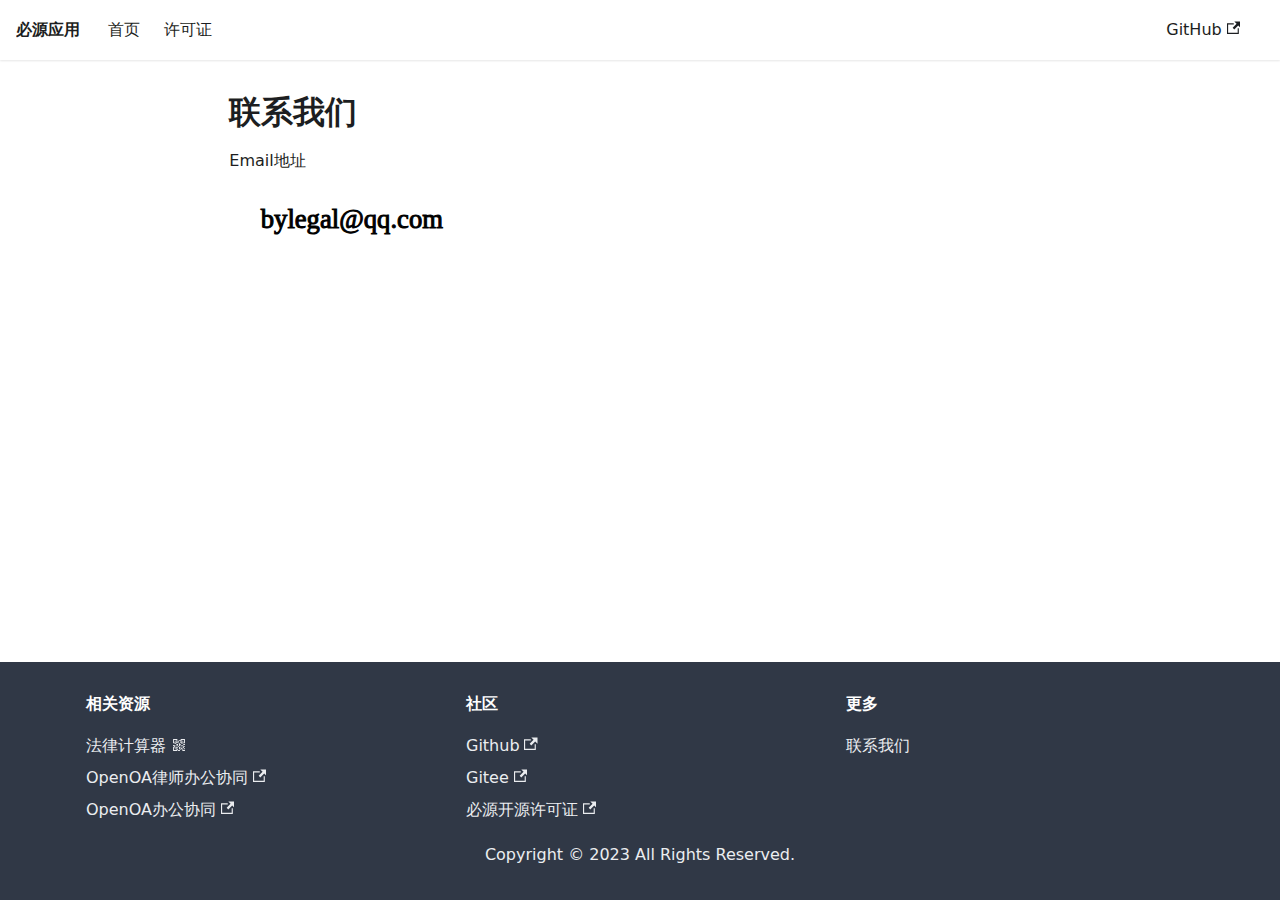
<file: contactus.html>
<!doctype html>
<html lang="zh-Hans" dir="ltr" class="mdx-wrapper mdx-page plugin-pages plugin-id-default">
<head>
<meta charset="UTF-8">
<meta name="generator" content="Docusaurus v2.2.0">
<title data-rh="true">联系我们 | 必源应用</title><meta data-rh="true" name="viewport" content="width=device-width,initial-scale=1"><meta data-rh="true" name="twitter:card" content="summary_large_image"><meta data-rh="true" property="og:url" content="https://byapps.github.io/contactus"><meta data-rh="true" name="docusaurus_locale" content="zh-Hans"><meta data-rh="true" name="docusaurus_tag" content="default"><meta data-rh="true" name="docsearch:language" content="zh-Hans"><meta data-rh="true" name="docsearch:docusaurus_tag" content="default"><meta data-rh="true" name="keywords" content="必源应用, 必源许可证"><meta data-rh="true" name="generator" content="wordpress"><meta data-rh="true" property="og:title" content="联系我们 | 必源应用"><meta data-rh="true" name="description" content="Email地址"><meta data-rh="true" property="og:description" content="Email地址"><link data-rh="true" rel="canonical" href="https://byapps.github.io/contactus"><link data-rh="true" rel="alternate" href="https://byapps.github.io/contactus" hreflang="zh-Hans"><link data-rh="true" rel="alternate" href="https://byapps.github.io/contactus" hreflang="x-default"><link rel="stylesheet" href="/assets/css/styles.9df97d6e.css">
<link rel="preload" href="/assets/js/runtime~main.b1456b84.js" as="script">
<link rel="preload" href="/assets/js/main.7a66073a.js" as="script">
</head>
<body class="navigation-with-keyboard">
<script>!function(){function t(t){document.documentElement.setAttribute("data-theme",t)}var e=function(){var t=null;try{t=localStorage.getItem("theme")}catch(t){}return t}();t(null!==e?e:"light")}()</script><div id="__docusaurus">
<div role="region" aria-label="跳到主要内容"><a class="skipToContent_LJj9" href="#docusaurus_skipToContent_fallback">跳到主要内容</a></div><nav class="navbar navbar--fixed-top"><div class="navbar__inner"><div class="navbar__items"><button aria-label="Toggle navigation bar" aria-expanded="false" class="navbar__toggle clean-btn" type="button"><svg width="30" height="30" viewBox="0 0 30 30" aria-hidden="true"><path stroke="currentColor" stroke-linecap="round" stroke-miterlimit="10" stroke-width="2" d="M4 7h22M4 15h22M4 23h22"></path></svg></button><a class="navbar__brand" href="/"><b class="navbar__title text--truncate">必源应用</b></a><a class="navbar__item navbar__link" href="/">首页</a><a class="navbar__item navbar__link" href="/license">许可证</a></div><div class="navbar__items navbar__items--right"><a href="https://github.com/byapps/biyuan-license" target="_blank" rel="noopener noreferrer" class="navbar__item navbar__link">GitHub<svg width="13.5" height="13.5" aria-hidden="true" viewBox="0 0 24 24" class="iconExternalLink_iOqk"><path fill="currentColor" d="M21 13v10h-21v-19h12v2h-10v15h17v-8h2zm3-12h-10.988l4.035 4-6.977 7.07 2.828 2.828 6.977-7.07 4.125 4.172v-11z"></path></svg></a><div class="searchBox_cjHB"></div></div></div><div role="presentation" class="navbar-sidebar__backdrop"></div></nav><div id="docusaurus_skipToContent_fallback" class="main-wrapper mainWrapper_uJdO"><main class="container container--fluid margin-vert--lg"><div class="row mdxPageWrapper_Wmtk"><div class="col col--8"><article><h1>联系我们</h1><p>Email地址</p><p><img loading="lazy" alt="Email" src="[data-uri]" width="250" height="50" class="img_uqry"></p></article></div></div></main></div><footer class="footer footer--dark"><div class="container container-fluid"><div class="row footer__links"><div class="col footer__col"><div class="footer__title">相关资源</div><ul class="footer__items clean-list"><li class="footer__item"><a href="javascript:void(0);" target="_self" rel="noopener noreferrer" class="footer__link-item footer_link_connect_wrap">法律计算器<span class="footer_link_connect footer_link_wechat"><span class="wechat_qrcode_icon"><svg width="13.5" height="13.5" aria-hidden="true" viewBox="0 0 1024 1024" version="1.1" xmlns="https://www.w3.org/2000/svg" class="icon_qr_code inline-svg-icon"><path d="M240.071 241.095h59.278v59.278h-59.278v-59.278z" fill="currentColor"></path><path d="M405.959 134.485h-272.611v272.611h106.723v47.445h59.278v-47.445h106.723v-59.278h47.445v-47.445h-47.445l-0.114-165.888zM346.795 347.819h-154.169v-154.055h154.055v154.055h0.114zM240.071 727.154h59.278v59.278h-59.278v-59.278zM726.016 241.095h59.278v59.278h-59.278v-59.278zM512.683 509.042v63.943h59.278v-59.165h47.445v-59.278h-47.445v-47.445h-59.278v101.945zM512.683 725.789v60.643h59.278v-106.723h47.445v-59.278h-106.723v105.358zM571.961 786.432h47.445v47.445h-47.445v-47.445zM453.405 833.877v59.165h118.557v-59.165h-118.557z" fill="currentColor"></path><path d="M678.685 679.709h-59.278v106.723h106.61v-59.278h-47.331v-47.445zM726.016 893.042h166.002v-59.165h-106.723v-47.445h-59.278v106.61zM892.018 513.821v-59.278h-106.723v59.278h106.723zM832.739 727.154h59.278v59.278h-59.278v-59.278zM453.405 347.819h59.278v59.278h-59.278v-59.278zM726.016 454.542v-47.445h166.002v-272.611h-272.611v59.278h-106.723v47.445h106.723v59.165h-47.445v47.445h47.445v59.278h59.278v47.445h47.331zM678.685 193.763h154.055v154.055h-154.055v-154.055zM678.685 572.985h47.331v47.445h-47.331v-47.445zM785.294 679.709h-59.278v47.445h106.723v-106.723h59.278v-47.445h-106.723v106.723zM453.405 241.095h59.278v59.278h-59.278v-59.278zM299.349 513.821h47.445v59.165h-47.445v-59.165zM453.405 454.542h-106.61v59.278h59.165v59.165h47.445v-118.443z" fill="currentColor"></path><path d="M405.959 786.432v-106.723h47.445v-59.278h-213.333v-106.61h-106.723v59.278h59.278v47.445h-59.278v272.611h272.611v-59.278h47.445v-47.445h-47.445zM346.795 833.877h-154.169v-154.169h154.055v154.169h0.114zM453.405 572.985h59.278v47.445h-59.278v-47.445zM619.406 513.821h59.278v59.165h-59.278v-59.165zM726.016 513.821h59.278v59.165h-59.278v-59.165z" fill="currentColor"></path></svg></span></span><span class="footer_link_wechat_img"><img src="/img/qrcode_legalcalculator.jpg"></span></a></li><li class="footer__item"><a href="https://mk-it.cn/openoa" target="_blank" rel="noopener noreferrer" class="footer__link-item">OpenOA律师办公协同<svg width="13.5" height="13.5" aria-hidden="true" viewBox="0 0 24 24" class="iconExternalLink_iOqk"><path fill="currentColor" d="M21 13v10h-21v-19h12v2h-10v15h17v-8h2zm3-12h-10.988l4.035 4-6.977 7.07 2.828 2.828 6.977-7.07 4.125 4.172v-11z"></path></svg></a></li><li class="footer__item"><a href="https://mk-it.cn/openoa" target="_blank" rel="noopener noreferrer" class="footer__link-item">OpenOA办公协同<svg width="13.5" height="13.5" aria-hidden="true" viewBox="0 0 24 24" class="iconExternalLink_iOqk"><path fill="currentColor" d="M21 13v10h-21v-19h12v2h-10v15h17v-8h2zm3-12h-10.988l4.035 4-6.977 7.07 2.828 2.828 6.977-7.07 4.125 4.172v-11z"></path></svg></a></li></ul></div><div class="col footer__col"><div class="footer__title">社区</div><ul class="footer__items clean-list"><li class="footer__item"><a href="https://github.com/byapps" target="_blank" rel="noopener noreferrer" class="footer__link-item">Github<svg width="13.5" height="13.5" aria-hidden="true" viewBox="0 0 24 24" class="iconExternalLink_iOqk"><path fill="currentColor" d="M21 13v10h-21v-19h12v2h-10v15h17v-8h2zm3-12h-10.988l4.035 4-6.977 7.07 2.828 2.828 6.977-7.07 4.125 4.172v-11z"></path></svg></a></li><li class="footer__item"><a href="https://gitee.com/byapp" target="_blank" rel="noopener noreferrer" class="footer__link-item">Gitee<svg width="13.5" height="13.5" aria-hidden="true" viewBox="0 0 24 24" class="iconExternalLink_iOqk"><path fill="currentColor" d="M21 13v10h-21v-19h12v2h-10v15h17v-8h2zm3-12h-10.988l4.035 4-6.977 7.07 2.828 2.828 6.977-7.07 4.125 4.172v-11z"></path></svg></a></li><li class="footer__item"><a href="https://byapps.github.io/license" target="_blank" rel="noopener noreferrer" class="footer__link-item">必源开源许可证<svg width="13.5" height="13.5" aria-hidden="true" viewBox="0 0 24 24" class="iconExternalLink_iOqk"><path fill="currentColor" d="M21 13v10h-21v-19h12v2h-10v15h17v-8h2zm3-12h-10.988l4.035 4-6.977 7.07 2.828 2.828 6.977-7.07 4.125 4.172v-11z"></path></svg></a></li></ul></div><div class="col footer__col"><div class="footer__title">更多</div><ul class="footer__items clean-list"><li class="footer__item"><a class="footer__link-item" href="/contactus">联系我们</a></li></ul></div></div><div class="footer__bottom text--center"><div class="footer__copyright">Copyright © 2023 All Rights Reserved.</div></div></div></footer></div>
<script src="/assets/js/runtime~main.b1456b84.js"></script>
<script src="/assets/js/main.7a66073a.js"></script>
</body>
</html>
</file>
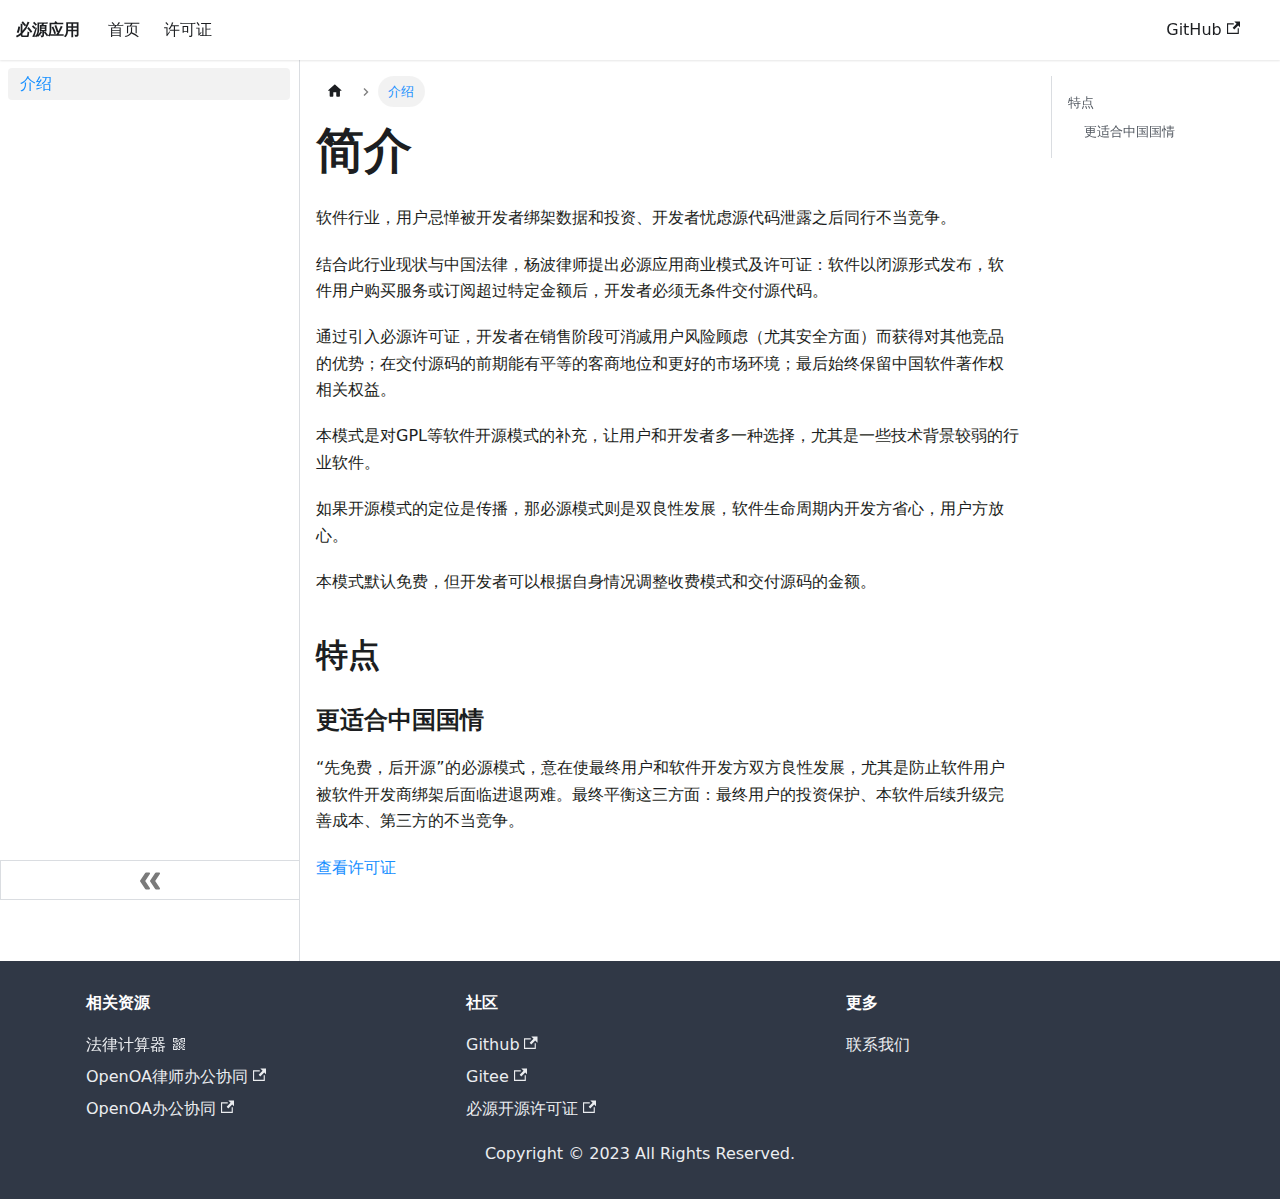
<file: docs.html>
<!doctype html>
<html lang="zh-Hans" dir="ltr" class="docs-wrapper docs-doc-page docs-version-current plugin-docs plugin-id-default docs-doc-id-readme">
<head>
<meta charset="UTF-8">
<meta name="generator" content="Docusaurus v2.2.0">
<title data-rh="true">介绍 | 必源应用</title><meta data-rh="true" name="viewport" content="width=device-width,initial-scale=1"><meta data-rh="true" name="twitter:card" content="summary_large_image"><meta data-rh="true" property="og:url" content="https://byapps.github.io/docs"><meta data-rh="true" name="docusaurus_locale" content="zh-Hans"><meta data-rh="true" name="docsearch:language" content="zh-Hans"><meta data-rh="true" name="keywords" content="必源应用, 必源许可证"><meta data-rh="true" name="generator" content="wordpress"><meta data-rh="true" name="docusaurus_version" content="current"><meta data-rh="true" name="docusaurus_tag" content="docs-default-current"><meta data-rh="true" name="docsearch:version" content="current"><meta data-rh="true" name="docsearch:docusaurus_tag" content="docs-default-current"><meta data-rh="true" property="og:title" content="介绍 | 必源应用"><meta data-rh="true" name="description" content="软件行业，用户忌惮被开发者绑架数据和投资、开发者忧虑源代码泄露之后同行不当竞争。"><meta data-rh="true" property="og:description" content="软件行业，用户忌惮被开发者绑架数据和投资、开发者忧虑源代码泄露之后同行不当竞争。"><link data-rh="true" rel="canonical" href="https://byapps.github.io/docs"><link data-rh="true" rel="alternate" href="https://byapps.github.io/docs" hreflang="zh-Hans"><link data-rh="true" rel="alternate" href="https://byapps.github.io/docs" hreflang="x-default"><link rel="stylesheet" href="/assets/css/styles.9df97d6e.css">
<link rel="preload" href="/assets/js/runtime~main.b1456b84.js" as="script">
<link rel="preload" href="/assets/js/main.7a66073a.js" as="script">
</head>
<body class="navigation-with-keyboard">
<script>!function(){function t(t){document.documentElement.setAttribute("data-theme",t)}var e=function(){var t=null;try{t=localStorage.getItem("theme")}catch(t){}return t}();t(null!==e?e:"light")}()</script><div id="__docusaurus">
<div role="region" aria-label="跳到主要内容"><a class="skipToContent_LJj9" href="#docusaurus_skipToContent_fallback">跳到主要内容</a></div><nav class="navbar navbar--fixed-top"><div class="navbar__inner"><div class="navbar__items"><button aria-label="Toggle navigation bar" aria-expanded="false" class="navbar__toggle clean-btn" type="button"><svg width="30" height="30" viewBox="0 0 30 30" aria-hidden="true"><path stroke="currentColor" stroke-linecap="round" stroke-miterlimit="10" stroke-width="2" d="M4 7h22M4 15h22M4 23h22"></path></svg></button><a class="navbar__brand" href="/"><b class="navbar__title text--truncate">必源应用</b></a><a class="navbar__item navbar__link" href="/">首页</a><a class="navbar__item navbar__link" href="/license">许可证</a></div><div class="navbar__items navbar__items--right"><a href="https://github.com/byapps/biyuan-license" target="_blank" rel="noopener noreferrer" class="navbar__item navbar__link">GitHub<svg width="13.5" height="13.5" aria-hidden="true" viewBox="0 0 24 24" class="iconExternalLink_iOqk"><path fill="currentColor" d="M21 13v10h-21v-19h12v2h-10v15h17v-8h2zm3-12h-10.988l4.035 4-6.977 7.07 2.828 2.828 6.977-7.07 4.125 4.172v-11z"></path></svg></a><div class="searchBox_cjHB"></div></div></div><div role="presentation" class="navbar-sidebar__backdrop"></div></nav><div id="docusaurus_skipToContent_fallback" class="main-wrapper mainWrapper_uJdO docsWrapper_eQIq"><button aria-label="回到顶部" class="clean-btn theme-back-to-top-button backToTopButton_gvJC" type="button"></button><div class="docPage_Sx2R"><aside class="theme-doc-sidebar-container docSidebarContainer_QTY9"><div class="sidebar_Avdi"><nav class="menu thin-scrollbar menu_GtVc"><ul class="theme-doc-sidebar-menu menu__list"><li class="theme-doc-sidebar-item-link theme-doc-sidebar-item-link-level-1 menu__list-item"><a class="menu__link menu__link--active" aria-current="page" href="/docs">介绍</a></li></ul></nav><button type="button" title="收起侧边栏" aria-label="收起侧边栏" class="button button--secondary button--outline collapseSidebarButton_ys8Q"><svg width="20" height="20" aria-hidden="true" class="collapseSidebarButtonIcon_bjvD"><g fill="#7a7a7a"><path d="M9.992 10.023c0 .2-.062.399-.172.547l-4.996 7.492a.982.982 0 01-.828.454H1c-.55 0-1-.453-1-1 0-.2.059-.403.168-.551l4.629-6.942L.168 3.078A.939.939 0 010 2.528c0-.548.45-.997 1-.997h2.996c.352 0 .649.18.828.45L9.82 9.472c.11.148.172.347.172.55zm0 0"></path><path d="M19.98 10.023c0 .2-.058.399-.168.547l-4.996 7.492a.987.987 0 01-.828.454h-3c-.547 0-.996-.453-.996-1 0-.2.059-.403.168-.551l4.625-6.942-4.625-6.945a.939.939 0 01-.168-.55 1 1 0 01.996-.997h3c.348 0 .649.18.828.45l4.996 7.492c.11.148.168.347.168.55zm0 0"></path></g></svg></button></div></aside><main class="docMainContainer_ssBq"><div class="container padding-top--md padding-bottom--lg"><div class="row"><div class="col docItemCol_W9kO"><div class="docItemContainer_Y5Qo"><article><nav class="theme-doc-breadcrumbs breadcrumbsContainer_SiOs" aria-label="页面路径"><ul class="breadcrumbs" itemscope="" itemtype="https://schema.org/BreadcrumbList"><li class="breadcrumbs__item"><a aria-label="主页面" class="breadcrumbs__link" href="/"><svg viewBox="0 0 24 24" class="breadcrumbHomeIcon_U59d"><path d="M10 19v-5h4v5c0 .55.45 1 1 1h3c.55 0 1-.45 1-1v-7h1.7c.46 0 .68-.57.33-.87L12.67 3.6c-.38-.34-.96-.34-1.34 0l-8.36 7.53c-.34.3-.13.87.33.87H5v7c0 .55.45 1 1 1h3c.55 0 1-.45 1-1z" fill="currentColor"></path></svg></a></li><li itemscope="" itemprop="itemListElement" itemtype="https://schema.org/ListItem" class="breadcrumbs__item breadcrumbs__item--active"><span class="breadcrumbs__link" itemprop="name">介绍</span><meta itemprop="position" content="1"></li></ul></nav><div class="tocCollapsible_kseG theme-doc-toc-mobile tocMobile_CJgT"><button type="button" class="clean-btn tocCollapsibleButton_X1NC">本页总览</button></div><div class="theme-doc-markdown markdown"><h1>简介</h1><p>软件行业，用户忌惮被开发者绑架数据和投资、开发者忧虑源代码泄露之后同行不当竞争。</p><p>结合此行业现状与中国法律，杨波律师提出必源应用商业模式及许可证：软件以闭源形式发布，软件用户购买服务或订阅超过特定金额后，开发者必须无条件交付源代码。</p><p>通过引入必源许可证，开发者在销售阶段可消减用户风险顾虑（尤其安全方面）而获得对其他竞品的优势；在交付源码的前期能有平等的客商地位和更好的市场环境；最后始终保留中国软件著作权相关权益。</p><p>本模式是对GPL等软件开源模式的补充，让用户和开发者多一种选择，尤其是一些技术背景较弱的行业软件。</p><p>如果开源模式的定位是传播，那必源模式则是双良性发展，软件生命周期内开发方省心，用户方放心。</p><p>本模式默认免费，但开发者可以根据自身情况调整收费模式和交付源码的金额。</p><h2 class="anchor anchorWithStickyNavbar__86h" id="特点">特点<a class="hash-link" href="#特点" title="标题的直接链接">​</a></h2><h3 class="anchor anchorWithStickyNavbar__86h" id="更适合中国国情">更适合中国国情<a class="hash-link" href="#更适合中国国情" title="标题的直接链接">​</a></h3><p>“先免费，后开源”的必源模式，意在使最终用户和软件开发方双方良性发展，尤其是防止软件用户被软件开发商绑架后面临进退两难。最终平衡这三方面：最终用户的投资保护、本软件后续升级完善成本、第三方的不当竞争。</p><p><a href="/license">查看许可证</a></p></div></article><nav class="pagination-nav docusaurus-mt-lg" aria-label="文档分页导航"></nav></div></div><div class="col col--3"><div class="tableOfContents_Usx4 thin-scrollbar theme-doc-toc-desktop"><ul class="table-of-contents table-of-contents__left-border"><li><a href="#特点" class="table-of-contents__link toc-highlight">特点</a><ul><li><a href="#更适合中国国情" class="table-of-contents__link toc-highlight">更适合中国国情</a></li></ul></li></ul></div></div></div></div></main></div></div><footer class="footer footer--dark"><div class="container container-fluid"><div class="row footer__links"><div class="col footer__col"><div class="footer__title">相关资源</div><ul class="footer__items clean-list"><li class="footer__item"><a href="javascript:void(0);" target="_self" rel="noopener noreferrer" class="footer__link-item footer_link_connect_wrap">法律计算器<span class="footer_link_connect footer_link_wechat"><span class="wechat_qrcode_icon"><svg width="13.5" height="13.5" aria-hidden="true" viewBox="0 0 1024 1024" version="1.1" xmlns="https://www.w3.org/2000/svg" class="icon_qr_code inline-svg-icon"><path d="M240.071 241.095h59.278v59.278h-59.278v-59.278z" fill="currentColor"></path><path d="M405.959 134.485h-272.611v272.611h106.723v47.445h59.278v-47.445h106.723v-59.278h47.445v-47.445h-47.445l-0.114-165.888zM346.795 347.819h-154.169v-154.055h154.055v154.055h0.114zM240.071 727.154h59.278v59.278h-59.278v-59.278zM726.016 241.095h59.278v59.278h-59.278v-59.278zM512.683 509.042v63.943h59.278v-59.165h47.445v-59.278h-47.445v-47.445h-59.278v101.945zM512.683 725.789v60.643h59.278v-106.723h47.445v-59.278h-106.723v105.358zM571.961 786.432h47.445v47.445h-47.445v-47.445zM453.405 833.877v59.165h118.557v-59.165h-118.557z" fill="currentColor"></path><path d="M678.685 679.709h-59.278v106.723h106.61v-59.278h-47.331v-47.445zM726.016 893.042h166.002v-59.165h-106.723v-47.445h-59.278v106.61zM892.018 513.821v-59.278h-106.723v59.278h106.723zM832.739 727.154h59.278v59.278h-59.278v-59.278zM453.405 347.819h59.278v59.278h-59.278v-59.278zM726.016 454.542v-47.445h166.002v-272.611h-272.611v59.278h-106.723v47.445h106.723v59.165h-47.445v47.445h47.445v59.278h59.278v47.445h47.331zM678.685 193.763h154.055v154.055h-154.055v-154.055zM678.685 572.985h47.331v47.445h-47.331v-47.445zM785.294 679.709h-59.278v47.445h106.723v-106.723h59.278v-47.445h-106.723v106.723zM453.405 241.095h59.278v59.278h-59.278v-59.278zM299.349 513.821h47.445v59.165h-47.445v-59.165zM453.405 454.542h-106.61v59.278h59.165v59.165h47.445v-118.443z" fill="currentColor"></path><path d="M405.959 786.432v-106.723h47.445v-59.278h-213.333v-106.61h-106.723v59.278h59.278v47.445h-59.278v272.611h272.611v-59.278h47.445v-47.445h-47.445zM346.795 833.877h-154.169v-154.169h154.055v154.169h0.114zM453.405 572.985h59.278v47.445h-59.278v-47.445zM619.406 513.821h59.278v59.165h-59.278v-59.165zM726.016 513.821h59.278v59.165h-59.278v-59.165z" fill="currentColor"></path></svg></span></span><span class="footer_link_wechat_img"><img src="/img/qrcode_legalcalculator.jpg"></span></a></li><li class="footer__item"><a href="https://mk-it.cn/openoa" target="_blank" rel="noopener noreferrer" class="footer__link-item">OpenOA律师办公协同<svg width="13.5" height="13.5" aria-hidden="true" viewBox="0 0 24 24" class="iconExternalLink_iOqk"><path fill="currentColor" d="M21 13v10h-21v-19h12v2h-10v15h17v-8h2zm3-12h-10.988l4.035 4-6.977 7.07 2.828 2.828 6.977-7.07 4.125 4.172v-11z"></path></svg></a></li><li class="footer__item"><a href="https://mk-it.cn/openoa" target="_blank" rel="noopener noreferrer" class="footer__link-item">OpenOA办公协同<svg width="13.5" height="13.5" aria-hidden="true" viewBox="0 0 24 24" class="iconExternalLink_iOqk"><path fill="currentColor" d="M21 13v10h-21v-19h12v2h-10v15h17v-8h2zm3-12h-10.988l4.035 4-6.977 7.07 2.828 2.828 6.977-7.07 4.125 4.172v-11z"></path></svg></a></li></ul></div><div class="col footer__col"><div class="footer__title">社区</div><ul class="footer__items clean-list"><li class="footer__item"><a href="https://github.com/byapps" target="_blank" rel="noopener noreferrer" class="footer__link-item">Github<svg width="13.5" height="13.5" aria-hidden="true" viewBox="0 0 24 24" class="iconExternalLink_iOqk"><path fill="currentColor" d="M21 13v10h-21v-19h12v2h-10v15h17v-8h2zm3-12h-10.988l4.035 4-6.977 7.07 2.828 2.828 6.977-7.07 4.125 4.172v-11z"></path></svg></a></li><li class="footer__item"><a href="https://gitee.com/byapp" target="_blank" rel="noopener noreferrer" class="footer__link-item">Gitee<svg width="13.5" height="13.5" aria-hidden="true" viewBox="0 0 24 24" class="iconExternalLink_iOqk"><path fill="currentColor" d="M21 13v10h-21v-19h12v2h-10v15h17v-8h2zm3-12h-10.988l4.035 4-6.977 7.07 2.828 2.828 6.977-7.07 4.125 4.172v-11z"></path></svg></a></li><li class="footer__item"><a href="https://byapps.github.io/license" target="_blank" rel="noopener noreferrer" class="footer__link-item">必源开源许可证<svg width="13.5" height="13.5" aria-hidden="true" viewBox="0 0 24 24" class="iconExternalLink_iOqk"><path fill="currentColor" d="M21 13v10h-21v-19h12v2h-10v15h17v-8h2zm3-12h-10.988l4.035 4-6.977 7.07 2.828 2.828 6.977-7.07 4.125 4.172v-11z"></path></svg></a></li></ul></div><div class="col footer__col"><div class="footer__title">更多</div><ul class="footer__items clean-list"><li class="footer__item"><a class="footer__link-item" href="/contactus">联系我们</a></li></ul></div></div><div class="footer__bottom text--center"><div class="footer__copyright">Copyright © 2023 All Rights Reserved.</div></div></div></footer></div>
<script src="/assets/js/runtime~main.b1456b84.js"></script>
<script src="/assets/js/main.7a66073a.js"></script>
</body>
</html>
</file>
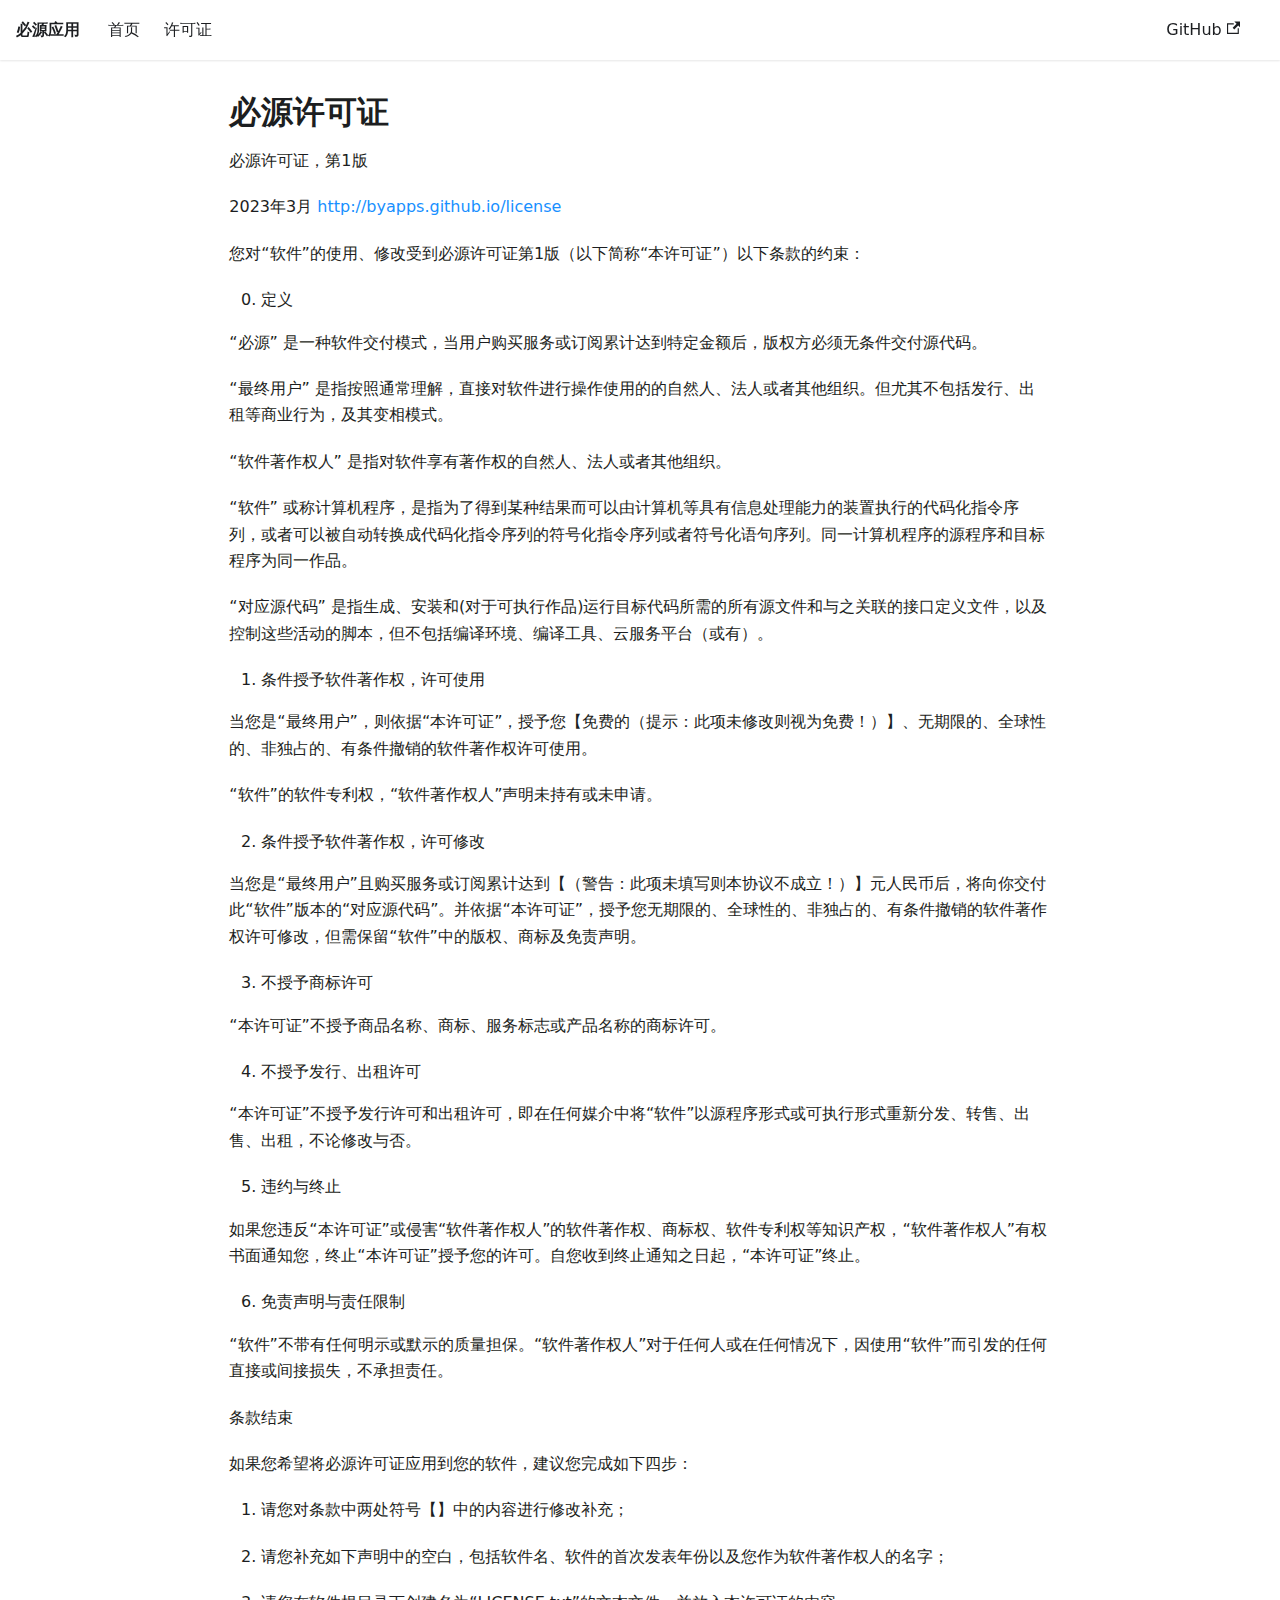
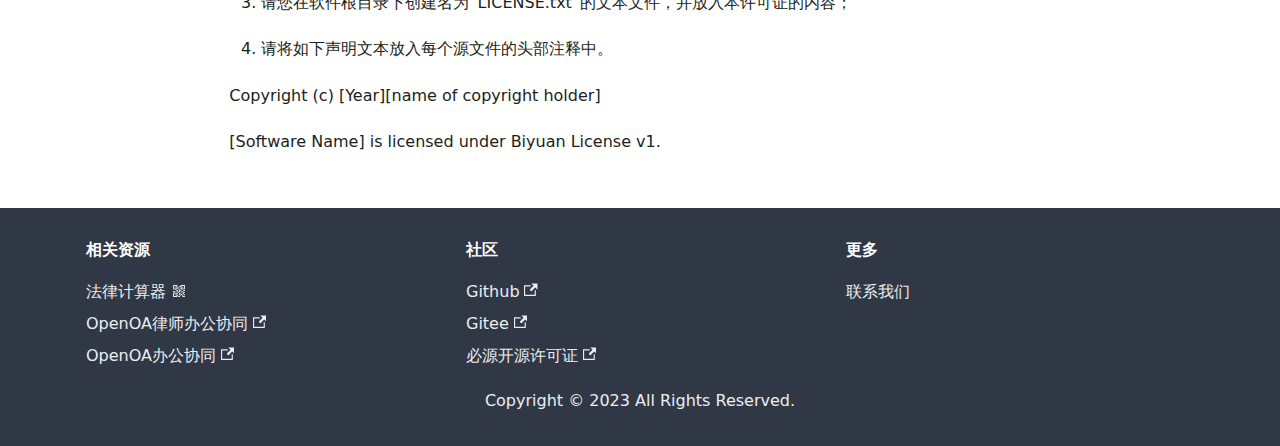
<file: license.html>
<!doctype html>
<html lang="zh-Hans" dir="ltr" class="mdx-wrapper mdx-page plugin-pages plugin-id-default">
<head>
<meta charset="UTF-8">
<meta name="generator" content="Docusaurus v2.2.0">
<title data-rh="true">必源许可证 | 必源应用</title><meta data-rh="true" name="viewport" content="width=device-width,initial-scale=1"><meta data-rh="true" name="twitter:card" content="summary_large_image"><meta data-rh="true" property="og:url" content="https://byapps.github.io/license"><meta data-rh="true" name="docusaurus_locale" content="zh-Hans"><meta data-rh="true" name="docusaurus_tag" content="default"><meta data-rh="true" name="docsearch:language" content="zh-Hans"><meta data-rh="true" name="docsearch:docusaurus_tag" content="default"><meta data-rh="true" name="keywords" content="必源应用, 必源许可证"><meta data-rh="true" name="generator" content="wordpress"><meta data-rh="true" property="og:title" content="必源许可证 | 必源应用"><meta data-rh="true" name="description" content="必源许可证，第1版"><meta data-rh="true" property="og:description" content="必源许可证，第1版"><link data-rh="true" rel="canonical" href="https://byapps.github.io/license"><link data-rh="true" rel="alternate" href="https://byapps.github.io/license" hreflang="zh-Hans"><link data-rh="true" rel="alternate" href="https://byapps.github.io/license" hreflang="x-default"><link rel="stylesheet" href="/assets/css/styles.9df97d6e.css">
<link rel="preload" href="/assets/js/runtime~main.b1456b84.js" as="script">
<link rel="preload" href="/assets/js/main.7a66073a.js" as="script">
</head>
<body class="navigation-with-keyboard">
<script>!function(){function t(t){document.documentElement.setAttribute("data-theme",t)}var e=function(){var t=null;try{t=localStorage.getItem("theme")}catch(t){}return t}();t(null!==e?e:"light")}()</script><div id="__docusaurus">
<div role="region" aria-label="跳到主要内容"><a class="skipToContent_LJj9" href="#docusaurus_skipToContent_fallback">跳到主要内容</a></div><nav class="navbar navbar--fixed-top"><div class="navbar__inner"><div class="navbar__items"><button aria-label="Toggle navigation bar" aria-expanded="false" class="navbar__toggle clean-btn" type="button"><svg width="30" height="30" viewBox="0 0 30 30" aria-hidden="true"><path stroke="currentColor" stroke-linecap="round" stroke-miterlimit="10" stroke-width="2" d="M4 7h22M4 15h22M4 23h22"></path></svg></button><a class="navbar__brand" href="/"><b class="navbar__title text--truncate">必源应用</b></a><a class="navbar__item navbar__link" href="/">首页</a><a class="navbar__item navbar__link" href="/license">许可证</a></div><div class="navbar__items navbar__items--right"><a href="https://github.com/byapps/biyuan-license" target="_blank" rel="noopener noreferrer" class="navbar__item navbar__link">GitHub<svg width="13.5" height="13.5" aria-hidden="true" viewBox="0 0 24 24" class="iconExternalLink_iOqk"><path fill="currentColor" d="M21 13v10h-21v-19h12v2h-10v15h17v-8h2zm3-12h-10.988l4.035 4-6.977 7.07 2.828 2.828 6.977-7.07 4.125 4.172v-11z"></path></svg></a><div class="searchBox_cjHB"></div></div></div><div role="presentation" class="navbar-sidebar__backdrop"></div></nav><div id="docusaurus_skipToContent_fallback" class="main-wrapper mainWrapper_uJdO"><main class="container container--fluid margin-vert--lg"><div class="row mdxPageWrapper_Wmtk"><div class="col col--8"><article><h1>必源许可证</h1><p>必源许可证，第1版</p><p>2023年3月   <a href="http://byapps.github.io/license" target="_blank" rel="noopener noreferrer">http://byapps.github.io/license</a></p><p>您对“软件”的使用、修改受到必源许可证第1版（以下简称“本许可证”）以下条款的约束：</p><ol start="0"><li>定义</li></ol><p>“必源” 是一种软件交付模式，当用户购买服务或订阅累计达到特定金额后，版权方必须无条件交付源代码。</p><p>“最终用户” 是指按照通常理解，直接对软件进行操作使用的的自然人、法人或者其他组织。但尤其不包括发行、出租等商业行为，及其变相模式。</p><p>“软件著作权人” 是指对软件享有著作权的自然人、法人或者其他组织。</p><p>“软件” 或称计算机程序，是指为了得到某种结果而可以由计算机等具有信息处理能力的装置执行的代码化指令序列，或者可以被自动转换成代码化指令序列的符号化指令序列或者符号化语句序列。同一计算机程序的源程序和目标程序为同一作品。</p><p>“对应源代码” 是指生成、安装和(对于可执行作品)运行目标代码所需的所有源文件和与之关联的接口定义文件，以及控制这些活动的脚本，但不包括编译环境、编译工具、云服务平台（或有）。</p><ol><li>条件授予软件著作权，许可使用</li></ol><p>当您是“最终用户”，则依据“本许可证”，授予您【免费的（提示：此项未修改则视为免费！）】、无期限的、全球性的、非独占的、有条件撤销的软件著作权许可使用。</p><p>“软件”的软件专利权，“软件著作权人”声明未持有或未申请。</p><ol start="2"><li>条件授予软件著作权，许可修改</li></ol><p>当您是“最终用户”且购买服务或订阅累计达到【（警告：此项未填写则本协议不成立！）】元人民币后，将向你交付此“软件”版本的“对应源代码”。并依据“本许可证”，授予您无期限的、全球性的、非独占的、有条件撤销的软件著作权许可修改，但需保留“软件”中的版权、商标及免责声明。</p><ol start="3"><li>不授予商标许可</li></ol><p>“本许可证”不授予商品名称、商标、服务标志或产品名称的商标许可。</p><ol start="4"><li>不授予发行、出租许可</li></ol><p>“本许可证”不授予发行许可和出租许可，即在任何媒介中将“软件”以源程序形式或可执行形式重新分发、转售、出售、出租，不论修改与否。</p><ol start="5"><li>违约与终止</li></ol><p>如果您违反“本许可证”或侵害“软件著作权人”的软件著作权、商标权、软件专利权等知识产权，“软件著作权人”有权书面通知您，终止“本许可证”授予您的许可。自您收到终止通知之日起，“本许可证”终止。</p><ol start="6"><li>免责声明与责任限制</li></ol><p>“软件”不带有任何明示或默示的质量担保。“软件著作权人”对于任何人或在任何情况下，因使用“软件”而引发的任何直接或间接损失，不承担责任。</p><p>条款结束</p><p>如果您希望将必源许可证应用到您的软件，建议您完成如下四步：</p><ol><li><p>请您对条款中两处符号【】中的内容进行修改补充；</p></li><li><p>请您补充如下声明中的空白，包括软件名、软件的首次发表年份以及您作为软件著作权人的名字；</p></li><li><p>请您在软件根目录下创建名为“LICENSE.txt”的文本文件，并放入本许可证的内容；</p></li><li><p>请将如下声明文本放入每个源文件的头部注释中。</p></li></ol><p>Copyright (c) <!-- -->[Year][name of copyright holder]</p><p>[Software Name]<!-- --> is licensed under Biyuan License v1.</p></article></div></div></main></div><footer class="footer footer--dark"><div class="container container-fluid"><div class="row footer__links"><div class="col footer__col"><div class="footer__title">相关资源</div><ul class="footer__items clean-list"><li class="footer__item"><a href="javascript:void(0);" target="_self" rel="noopener noreferrer" class="footer__link-item footer_link_connect_wrap">法律计算器<span class="footer_link_connect footer_link_wechat"><span class="wechat_qrcode_icon"><svg width="13.5" height="13.5" aria-hidden="true" viewBox="0 0 1024 1024" version="1.1" xmlns="https://www.w3.org/2000/svg" class="icon_qr_code inline-svg-icon"><path d="M240.071 241.095h59.278v59.278h-59.278v-59.278z" fill="currentColor"></path><path d="M405.959 134.485h-272.611v272.611h106.723v47.445h59.278v-47.445h106.723v-59.278h47.445v-47.445h-47.445l-0.114-165.888zM346.795 347.819h-154.169v-154.055h154.055v154.055h0.114zM240.071 727.154h59.278v59.278h-59.278v-59.278zM726.016 241.095h59.278v59.278h-59.278v-59.278zM512.683 509.042v63.943h59.278v-59.165h47.445v-59.278h-47.445v-47.445h-59.278v101.945zM512.683 725.789v60.643h59.278v-106.723h47.445v-59.278h-106.723v105.358zM571.961 786.432h47.445v47.445h-47.445v-47.445zM453.405 833.877v59.165h118.557v-59.165h-118.557z" fill="currentColor"></path><path d="M678.685 679.709h-59.278v106.723h106.61v-59.278h-47.331v-47.445zM726.016 893.042h166.002v-59.165h-106.723v-47.445h-59.278v106.61zM892.018 513.821v-59.278h-106.723v59.278h106.723zM832.739 727.154h59.278v59.278h-59.278v-59.278zM453.405 347.819h59.278v59.278h-59.278v-59.278zM726.016 454.542v-47.445h166.002v-272.611h-272.611v59.278h-106.723v47.445h106.723v59.165h-47.445v47.445h47.445v59.278h59.278v47.445h47.331zM678.685 193.763h154.055v154.055h-154.055v-154.055zM678.685 572.985h47.331v47.445h-47.331v-47.445zM785.294 679.709h-59.278v47.445h106.723v-106.723h59.278v-47.445h-106.723v106.723zM453.405 241.095h59.278v59.278h-59.278v-59.278zM299.349 513.821h47.445v59.165h-47.445v-59.165zM453.405 454.542h-106.61v59.278h59.165v59.165h47.445v-118.443z" fill="currentColor"></path><path d="M405.959 786.432v-106.723h47.445v-59.278h-213.333v-106.61h-106.723v59.278h59.278v47.445h-59.278v272.611h272.611v-59.278h47.445v-47.445h-47.445zM346.795 833.877h-154.169v-154.169h154.055v154.169h0.114zM453.405 572.985h59.278v47.445h-59.278v-47.445zM619.406 513.821h59.278v59.165h-59.278v-59.165zM726.016 513.821h59.278v59.165h-59.278v-59.165z" fill="currentColor"></path></svg></span></span><span class="footer_link_wechat_img"><img src="/img/qrcode_legalcalculator.jpg"></span></a></li><li class="footer__item"><a href="https://mk-it.cn/openoa" target="_blank" rel="noopener noreferrer" class="footer__link-item">OpenOA律师办公协同<svg width="13.5" height="13.5" aria-hidden="true" viewBox="0 0 24 24" class="iconExternalLink_iOqk"><path fill="currentColor" d="M21 13v10h-21v-19h12v2h-10v15h17v-8h2zm3-12h-10.988l4.035 4-6.977 7.07 2.828 2.828 6.977-7.07 4.125 4.172v-11z"></path></svg></a></li><li class="footer__item"><a href="https://mk-it.cn/openoa" target="_blank" rel="noopener noreferrer" class="footer__link-item">OpenOA办公协同<svg width="13.5" height="13.5" aria-hidden="true" viewBox="0 0 24 24" class="iconExternalLink_iOqk"><path fill="currentColor" d="M21 13v10h-21v-19h12v2h-10v15h17v-8h2zm3-12h-10.988l4.035 4-6.977 7.07 2.828 2.828 6.977-7.07 4.125 4.172v-11z"></path></svg></a></li></ul></div><div class="col footer__col"><div class="footer__title">社区</div><ul class="footer__items clean-list"><li class="footer__item"><a href="https://github.com/byapps" target="_blank" rel="noopener noreferrer" class="footer__link-item">Github<svg width="13.5" height="13.5" aria-hidden="true" viewBox="0 0 24 24" class="iconExternalLink_iOqk"><path fill="currentColor" d="M21 13v10h-21v-19h12v2h-10v15h17v-8h2zm3-12h-10.988l4.035 4-6.977 7.07 2.828 2.828 6.977-7.07 4.125 4.172v-11z"></path></svg></a></li><li class="footer__item"><a href="https://gitee.com/byapp" target="_blank" rel="noopener noreferrer" class="footer__link-item">Gitee<svg width="13.5" height="13.5" aria-hidden="true" viewBox="0 0 24 24" class="iconExternalLink_iOqk"><path fill="currentColor" d="M21 13v10h-21v-19h12v2h-10v15h17v-8h2zm3-12h-10.988l4.035 4-6.977 7.07 2.828 2.828 6.977-7.07 4.125 4.172v-11z"></path></svg></a></li><li class="footer__item"><a href="https://byapps.github.io/license" target="_blank" rel="noopener noreferrer" class="footer__link-item">必源开源许可证<svg width="13.5" height="13.5" aria-hidden="true" viewBox="0 0 24 24" class="iconExternalLink_iOqk"><path fill="currentColor" d="M21 13v10h-21v-19h12v2h-10v15h17v-8h2zm3-12h-10.988l4.035 4-6.977 7.07 2.828 2.828 6.977-7.07 4.125 4.172v-11z"></path></svg></a></li></ul></div><div class="col footer__col"><div class="footer__title">更多</div><ul class="footer__items clean-list"><li class="footer__item"><a class="footer__link-item" href="/contactus">联系我们</a></li></ul></div></div><div class="footer__bottom text--center"><div class="footer__copyright">Copyright © 2023 All Rights Reserved.</div></div></div></footer></div>
<script src="/assets/js/runtime~main.b1456b84.js"></script>
<script src="/assets/js/main.7a66073a.js"></script>
</body>
</html>
</file>
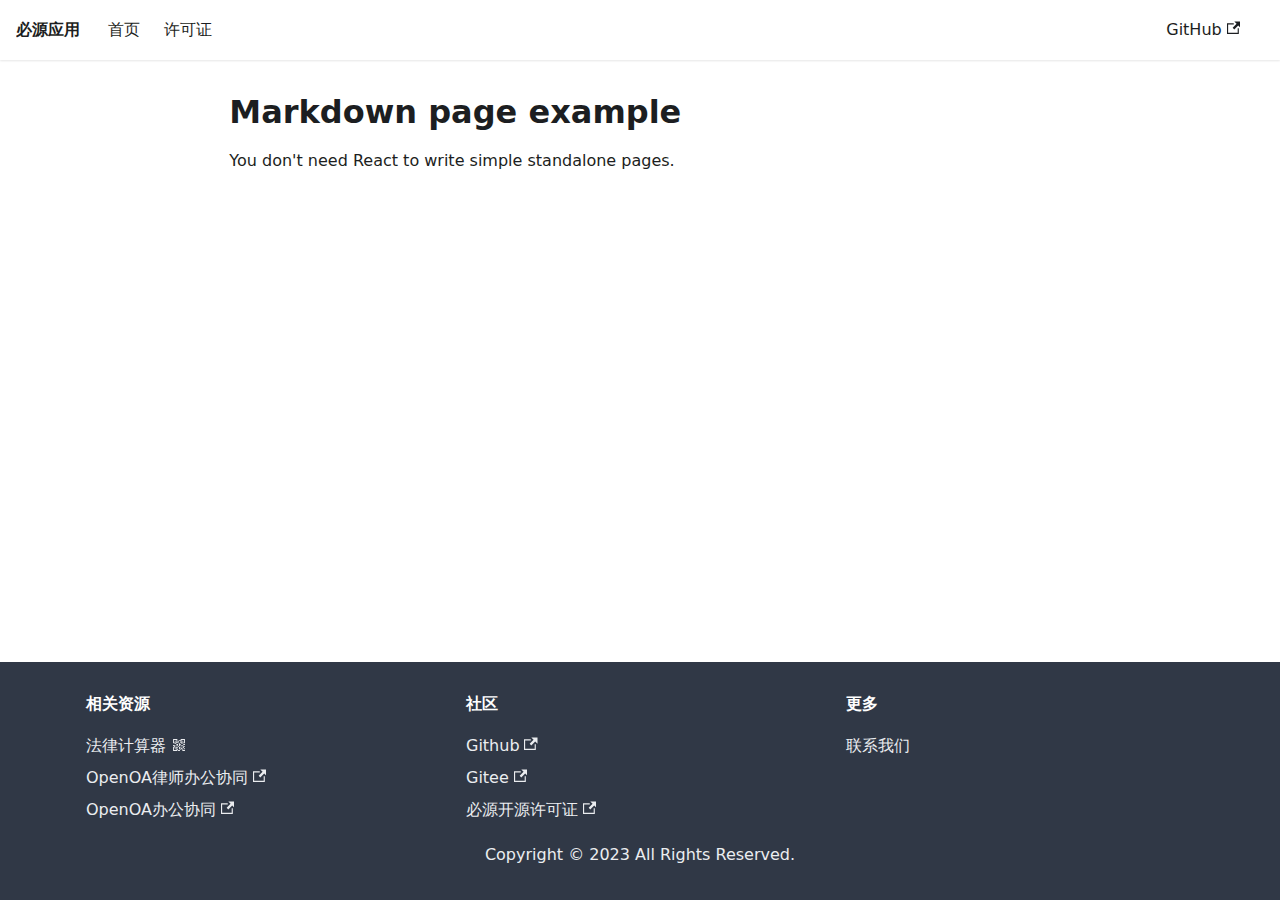
<file: markdown-page.html>
<!doctype html>
<html lang="zh-Hans" dir="ltr" class="mdx-wrapper mdx-page plugin-pages plugin-id-default">
<head>
<meta charset="UTF-8">
<meta name="generator" content="Docusaurus v2.2.0">
<title data-rh="true">Markdown page example | 必源应用</title><meta data-rh="true" name="viewport" content="width=device-width,initial-scale=1"><meta data-rh="true" name="twitter:card" content="summary_large_image"><meta data-rh="true" property="og:url" content="https://byapps.github.io/markdown-page"><meta data-rh="true" name="docusaurus_locale" content="zh-Hans"><meta data-rh="true" name="docusaurus_tag" content="default"><meta data-rh="true" name="docsearch:language" content="zh-Hans"><meta data-rh="true" name="docsearch:docusaurus_tag" content="default"><meta data-rh="true" name="keywords" content="必源应用, 必源许可证"><meta data-rh="true" name="generator" content="wordpress"><meta data-rh="true" property="og:title" content="Markdown page example | 必源应用"><meta data-rh="true" name="description" content="You don&#x27;t need React to write simple standalone pages."><meta data-rh="true" property="og:description" content="You don&#x27;t need React to write simple standalone pages."><link data-rh="true" rel="canonical" href="https://byapps.github.io/markdown-page"><link data-rh="true" rel="alternate" href="https://byapps.github.io/markdown-page" hreflang="zh-Hans"><link data-rh="true" rel="alternate" href="https://byapps.github.io/markdown-page" hreflang="x-default"><link rel="stylesheet" href="/assets/css/styles.9df97d6e.css">
<link rel="preload" href="/assets/js/runtime~main.b1456b84.js" as="script">
<link rel="preload" href="/assets/js/main.7a66073a.js" as="script">
</head>
<body class="navigation-with-keyboard">
<script>!function(){function t(t){document.documentElement.setAttribute("data-theme",t)}var e=function(){var t=null;try{t=localStorage.getItem("theme")}catch(t){}return t}();t(null!==e?e:"light")}()</script><div id="__docusaurus">
<div role="region" aria-label="跳到主要内容"><a class="skipToContent_LJj9" href="#docusaurus_skipToContent_fallback">跳到主要内容</a></div><nav class="navbar navbar--fixed-top"><div class="navbar__inner"><div class="navbar__items"><button aria-label="Toggle navigation bar" aria-expanded="false" class="navbar__toggle clean-btn" type="button"><svg width="30" height="30" viewBox="0 0 30 30" aria-hidden="true"><path stroke="currentColor" stroke-linecap="round" stroke-miterlimit="10" stroke-width="2" d="M4 7h22M4 15h22M4 23h22"></path></svg></button><a class="navbar__brand" href="/"><b class="navbar__title text--truncate">必源应用</b></a><a class="navbar__item navbar__link" href="/">首页</a><a class="navbar__item navbar__link" href="/license">许可证</a></div><div class="navbar__items navbar__items--right"><a href="https://github.com/byapps/biyuan-license" target="_blank" rel="noopener noreferrer" class="navbar__item navbar__link">GitHub<svg width="13.5" height="13.5" aria-hidden="true" viewBox="0 0 24 24" class="iconExternalLink_iOqk"><path fill="currentColor" d="M21 13v10h-21v-19h12v2h-10v15h17v-8h2zm3-12h-10.988l4.035 4-6.977 7.07 2.828 2.828 6.977-7.07 4.125 4.172v-11z"></path></svg></a><div class="searchBox_cjHB"></div></div></div><div role="presentation" class="navbar-sidebar__backdrop"></div></nav><div id="docusaurus_skipToContent_fallback" class="main-wrapper mainWrapper_uJdO"><main class="container container--fluid margin-vert--lg"><div class="row mdxPageWrapper_Wmtk"><div class="col col--8"><article><h1>Markdown page example</h1><p>You don&#x27;t need React to write simple standalone pages.</p></article></div></div></main></div><footer class="footer footer--dark"><div class="container container-fluid"><div class="row footer__links"><div class="col footer__col"><div class="footer__title">相关资源</div><ul class="footer__items clean-list"><li class="footer__item"><a href="javascript:void(0);" target="_self" rel="noopener noreferrer" class="footer__link-item footer_link_connect_wrap">法律计算器<span class="footer_link_connect footer_link_wechat"><span class="wechat_qrcode_icon"><svg width="13.5" height="13.5" aria-hidden="true" viewBox="0 0 1024 1024" version="1.1" xmlns="https://www.w3.org/2000/svg" class="icon_qr_code inline-svg-icon"><path d="M240.071 241.095h59.278v59.278h-59.278v-59.278z" fill="currentColor"></path><path d="M405.959 134.485h-272.611v272.611h106.723v47.445h59.278v-47.445h106.723v-59.278h47.445v-47.445h-47.445l-0.114-165.888zM346.795 347.819h-154.169v-154.055h154.055v154.055h0.114zM240.071 727.154h59.278v59.278h-59.278v-59.278zM726.016 241.095h59.278v59.278h-59.278v-59.278zM512.683 509.042v63.943h59.278v-59.165h47.445v-59.278h-47.445v-47.445h-59.278v101.945zM512.683 725.789v60.643h59.278v-106.723h47.445v-59.278h-106.723v105.358zM571.961 786.432h47.445v47.445h-47.445v-47.445zM453.405 833.877v59.165h118.557v-59.165h-118.557z" fill="currentColor"></path><path d="M678.685 679.709h-59.278v106.723h106.61v-59.278h-47.331v-47.445zM726.016 893.042h166.002v-59.165h-106.723v-47.445h-59.278v106.61zM892.018 513.821v-59.278h-106.723v59.278h106.723zM832.739 727.154h59.278v59.278h-59.278v-59.278zM453.405 347.819h59.278v59.278h-59.278v-59.278zM726.016 454.542v-47.445h166.002v-272.611h-272.611v59.278h-106.723v47.445h106.723v59.165h-47.445v47.445h47.445v59.278h59.278v47.445h47.331zM678.685 193.763h154.055v154.055h-154.055v-154.055zM678.685 572.985h47.331v47.445h-47.331v-47.445zM785.294 679.709h-59.278v47.445h106.723v-106.723h59.278v-47.445h-106.723v106.723zM453.405 241.095h59.278v59.278h-59.278v-59.278zM299.349 513.821h47.445v59.165h-47.445v-59.165zM453.405 454.542h-106.61v59.278h59.165v59.165h47.445v-118.443z" fill="currentColor"></path><path d="M405.959 786.432v-106.723h47.445v-59.278h-213.333v-106.61h-106.723v59.278h59.278v47.445h-59.278v272.611h272.611v-59.278h47.445v-47.445h-47.445zM346.795 833.877h-154.169v-154.169h154.055v154.169h0.114zM453.405 572.985h59.278v47.445h-59.278v-47.445zM619.406 513.821h59.278v59.165h-59.278v-59.165zM726.016 513.821h59.278v59.165h-59.278v-59.165z" fill="currentColor"></path></svg></span></span><span class="footer_link_wechat_img"><img src="/img/qrcode_legalcalculator.jpg"></span></a></li><li class="footer__item"><a href="https://mk-it.cn/openoa" target="_blank" rel="noopener noreferrer" class="footer__link-item">OpenOA律师办公协同<svg width="13.5" height="13.5" aria-hidden="true" viewBox="0 0 24 24" class="iconExternalLink_iOqk"><path fill="currentColor" d="M21 13v10h-21v-19h12v2h-10v15h17v-8h2zm3-12h-10.988l4.035 4-6.977 7.07 2.828 2.828 6.977-7.07 4.125 4.172v-11z"></path></svg></a></li><li class="footer__item"><a href="https://mk-it.cn/openoa" target="_blank" rel="noopener noreferrer" class="footer__link-item">OpenOA办公协同<svg width="13.5" height="13.5" aria-hidden="true" viewBox="0 0 24 24" class="iconExternalLink_iOqk"><path fill="currentColor" d="M21 13v10h-21v-19h12v2h-10v15h17v-8h2zm3-12h-10.988l4.035 4-6.977 7.07 2.828 2.828 6.977-7.07 4.125 4.172v-11z"></path></svg></a></li></ul></div><div class="col footer__col"><div class="footer__title">社区</div><ul class="footer__items clean-list"><li class="footer__item"><a href="https://github.com/byapps" target="_blank" rel="noopener noreferrer" class="footer__link-item">Github<svg width="13.5" height="13.5" aria-hidden="true" viewBox="0 0 24 24" class="iconExternalLink_iOqk"><path fill="currentColor" d="M21 13v10h-21v-19h12v2h-10v15h17v-8h2zm3-12h-10.988l4.035 4-6.977 7.07 2.828 2.828 6.977-7.07 4.125 4.172v-11z"></path></svg></a></li><li class="footer__item"><a href="https://gitee.com/byapp" target="_blank" rel="noopener noreferrer" class="footer__link-item">Gitee<svg width="13.5" height="13.5" aria-hidden="true" viewBox="0 0 24 24" class="iconExternalLink_iOqk"><path fill="currentColor" d="M21 13v10h-21v-19h12v2h-10v15h17v-8h2zm3-12h-10.988l4.035 4-6.977 7.07 2.828 2.828 6.977-7.07 4.125 4.172v-11z"></path></svg></a></li><li class="footer__item"><a href="https://byapps.github.io/license" target="_blank" rel="noopener noreferrer" class="footer__link-item">必源开源许可证<svg width="13.5" height="13.5" aria-hidden="true" viewBox="0 0 24 24" class="iconExternalLink_iOqk"><path fill="currentColor" d="M21 13v10h-21v-19h12v2h-10v15h17v-8h2zm3-12h-10.988l4.035 4-6.977 7.07 2.828 2.828 6.977-7.07 4.125 4.172v-11z"></path></svg></a></li></ul></div><div class="col footer__col"><div class="footer__title">更多</div><ul class="footer__items clean-list"><li class="footer__item"><a class="footer__link-item" href="/contactus">联系我们</a></li></ul></div></div><div class="footer__bottom text--center"><div class="footer__copyright">Copyright © 2023 All Rights Reserved.</div></div></div></footer></div>
<script src="/assets/js/runtime~main.b1456b84.js"></script>
<script src="/assets/js/main.7a66073a.js"></script>
</body>
</html>
</file>
<file: assets/css/styles.9df97d6e.css>
.col,.container{padding:0 var(--ifm-spacing-horizontal);width:100%}.markdown>h2,.markdown>h3,.markdown>h4,.markdown>h5,.markdown>h6{margin-bottom:calc(var(--ifm-heading-vertical-rhythm-bottom)*var(--ifm-leading))}.markdown li,body{word-wrap:break-word}body,ol ol,ol ul,ul ol,ul ul{margin:0}pre,table{overflow:auto}blockquote,pre{margin:0 0 var(--ifm-spacing-vertical)}.breadcrumbs__link,.button{transition-timing-function:var(--ifm-transition-timing-default)}.button,code{vertical-align:middle}.button--outline.button--active,.button--outline:active,.button--outline:hover,:root{--ifm-button-color:var(--ifm-font-color-base-inverse)}.menu__link:hover,a{transition:color var(--ifm-transition-fast) var(--ifm-transition-timing-default)}.navbar--dark,:root{--ifm-navbar-link-hover-color:var(--ifm-color-primary)}.menu,.navbar-sidebar{overflow-x:hidden}:root,html[data-theme=dark]{--ifm-color-emphasis-500:var(--ifm-color-gray-500)}.toggleButton_VDFa,html{-webkit-tap-highlight-color:transparent}.clean-list,.containsTaskList_pcBa,.details_PkaS>summary,.dropdown__menu,.menu__list{list-style:none}:root{--ifm-color-scheme:light;--ifm-dark-value:10%;--ifm-darker-value:15%;--ifm-darkest-value:30%;--ifm-light-value:15%;--ifm-lighter-value:30%;--ifm-lightest-value:50%;--ifm-contrast-background-value:90%;--ifm-contrast-foreground-value:70%;--ifm-contrast-background-dark-value:70%;--ifm-contrast-foreground-dark-value:90%;--ifm-color-primary:#3578e5;--ifm-color-secondary:#ebedf0;--ifm-color-success:#00a400;--ifm-color-info:#54c7ec;--ifm-color-warning:#ffba00;--ifm-color-danger:#fa383e;--ifm-color-primary-dark:#306cce;--ifm-color-primary-darker:#2d66c3;--ifm-color-primary-darkest:#2554a0;--ifm-color-primary-light:#538ce9;--ifm-color-primary-lighter:#72a1ed;--ifm-color-primary-lightest:#9abcf2;--ifm-color-primary-contrast-background:#ebf2fc;--ifm-color-primary-contrast-foreground:#102445;--ifm-color-secondary-dark:#d4d5d8;--ifm-color-secondary-darker:#c8c9cc;--ifm-color-secondary-darkest:#a4a6a8;--ifm-color-secondary-light:#eef0f2;--ifm-color-secondary-lighter:#f1f2f5;--ifm-color-secondary-lightest:#f5f6f8;--ifm-color-secondary-contrast-background:#fdfdfe;--ifm-color-secondary-contrast-foreground:#474748;--ifm-color-success-dark:#009400;--ifm-color-success-darker:#008b00;--ifm-color-success-darkest:#007300;--ifm-color-success-light:#26b226;--ifm-color-success-lighter:#4dbf4d;--ifm-color-success-lightest:#80d280;--ifm-color-success-contrast-background:#e6f6e6;--ifm-color-success-contrast-foreground:#003100;--ifm-color-info-dark:#4cb3d4;--ifm-color-info-darker:#47a9c9;--ifm-color-info-darkest:#3b8ba5;--ifm-color-info-light:#6ecfef;--ifm-color-info-lighter:#87d8f2;--ifm-color-info-lightest:#aae3f6;--ifm-color-info-contrast-background:#eef9fd;--ifm-color-info-contrast-foreground:#193c47;--ifm-color-warning-dark:#e6a700;--ifm-color-warning-darker:#d99e00;--ifm-color-warning-darkest:#b38200;--ifm-color-warning-light:#ffc426;--ifm-color-warning-lighter:#ffcf4d;--ifm-color-warning-lightest:#ffdd80;--ifm-color-warning-contrast-background:#fff8e6;--ifm-color-warning-contrast-foreground:#4d3800;--ifm-color-danger-dark:#e13238;--ifm-color-danger-darker:#d53035;--ifm-color-danger-darkest:#af272b;--ifm-color-danger-light:#fb565b;--ifm-color-danger-lighter:#fb7478;--ifm-color-danger-lightest:#fd9c9f;--ifm-color-danger-contrast-background:#ffebec;--ifm-color-danger-contrast-foreground:#4b1113;--ifm-color-white:#fff;--ifm-color-black:#000;--ifm-color-gray-0:var(--ifm-color-white);--ifm-color-gray-100:#f5f6f7;--ifm-color-gray-200:#ebedf0;--ifm-color-gray-300:#dadde1;--ifm-color-gray-400:#ccd0d5;--ifm-color-gray-500:#bec3c9;--ifm-color-gray-600:#8d949e;--ifm-color-gray-700:#606770;--ifm-color-gray-800:#444950;--ifm-color-gray-900:#1c1e21;--ifm-color-gray-1000:var(--ifm-color-black);--ifm-color-emphasis-0:var(--ifm-color-gray-0);--ifm-color-emphasis-100:var(--ifm-color-gray-100);--ifm-color-emphasis-200:var(--ifm-color-gray-200);--ifm-color-emphasis-300:var(--ifm-color-gray-300);--ifm-color-emphasis-400:var(--ifm-color-gray-400);--ifm-color-emphasis-600:var(--ifm-color-gray-600);--ifm-color-emphasis-700:var(--ifm-color-gray-700);--ifm-color-emphasis-800:var(--ifm-color-gray-800);--ifm-color-emphasis-900:var(--ifm-color-gray-900);--ifm-color-emphasis-1000:var(--ifm-color-gray-1000);--ifm-color-content:var(--ifm-color-emphasis-900);--ifm-color-content-inverse:var(--ifm-color-emphasis-0);--ifm-color-content-secondary:#525860;--ifm-background-color:#0000;--ifm-background-surface-color:var(--ifm-color-content-inverse);--ifm-global-border-width:1px;--ifm-global-radius:0.4rem;--ifm-hover-overlay:#0000000d;--ifm-font-color-base:var(--ifm-color-content);--ifm-font-color-base-inverse:var(--ifm-color-content-inverse);--ifm-font-color-secondary:var(--ifm-color-content-secondary);--ifm-font-family-base:system-ui,-apple-system,Segoe UI,Roboto,Ubuntu,Cantarell,Noto Sans,sans-serif,BlinkMacSystemFont,"Segoe UI",Helvetica,Arial,sans-serif,"Apple Color Emoji","Segoe UI Emoji","Segoe UI Symbol";--ifm-font-family-monospace:SFMono-Regular,Menlo,Monaco,Consolas,"Liberation Mono","Courier New",monospace;--ifm-font-size-base:100%;--ifm-font-weight-light:300;--ifm-font-weight-normal:400;--ifm-font-weight-semibold:500;--ifm-font-weight-bold:700;--ifm-font-weight-base:var(--ifm-font-weight-normal);--ifm-line-height-base:1.65;--ifm-global-spacing:1rem;--ifm-spacing-vertical:var(--ifm-global-spacing);--ifm-spacing-horizontal:var(--ifm-global-spacing);--ifm-transition-fast:200ms;--ifm-transition-slow:400ms;--ifm-transition-timing-default:cubic-bezier(0.08,0.52,0.52,1);--ifm-global-shadow-lw:0 1px 2px 0 #0000001a;--ifm-global-shadow-md:0 5px 40px #0003;--ifm-global-shadow-tl:0 12px 28px 0 #0003,0 2px 4px 0 #0000001a;--ifm-z-index-dropdown:100;--ifm-z-index-fixed:200;--ifm-z-index-overlay:400;--ifm-container-width:1140px;--ifm-container-width-xl:1320px;--ifm-code-background:#f6f7f8;--ifm-code-border-radius:var(--ifm-global-radius);--ifm-code-font-size:90%;--ifm-code-padding-horizontal:0.1rem;--ifm-code-padding-vertical:0.1rem;--ifm-pre-background:var(--ifm-code-background);--ifm-pre-border-radius:var(--ifm-code-border-radius);--ifm-pre-color:inherit;--ifm-pre-line-height:1.45;--ifm-pre-padding:1rem;--ifm-heading-color:inherit;--ifm-heading-margin-top:0;--ifm-heading-margin-bottom:var(--ifm-spacing-vertical);--ifm-heading-font-family:var(--ifm-font-family-base);--ifm-heading-font-weight:var(--ifm-font-weight-bold);--ifm-heading-line-height:1.25;--ifm-h1-font-size:2rem;--ifm-h2-font-size:1.5rem;--ifm-h3-font-size:1.25rem;--ifm-h4-font-size:1rem;--ifm-h5-font-size:0.875rem;--ifm-h6-font-size:0.85rem;--ifm-image-alignment-padding:1.25rem;--ifm-leading-desktop:1.25;--ifm-leading:calc(var(--ifm-leading-desktop)*1rem);--ifm-list-left-padding:2rem;--ifm-list-margin:1rem;--ifm-list-item-margin:0.25rem;--ifm-list-paragraph-margin:1rem;--ifm-table-cell-padding:0.75rem;--ifm-table-background:#0000;--ifm-table-stripe-background:#00000008;--ifm-table-border-width:1px;--ifm-table-border-color:var(--ifm-color-emphasis-300);--ifm-table-head-background:inherit;--ifm-table-head-color:inherit;--ifm-table-head-font-weight:var(--ifm-font-weight-bold);--ifm-table-cell-color:inherit;--ifm-link-color:var(--ifm-color-primary);--ifm-link-decoration:none;--ifm-link-hover-color:var(--ifm-link-color);--ifm-link-hover-decoration:underline;--ifm-paragraph-margin-bottom:var(--ifm-leading);--ifm-blockquote-font-size:var(--ifm-font-size-base);--ifm-blockquote-border-left-width:2px;--ifm-blockquote-padding-horizontal:var(--ifm-spacing-horizontal);--ifm-blockquote-padding-vertical:0;--ifm-blockquote-shadow:none;--ifm-blockquote-color:var(--ifm-color-emphasis-800);--ifm-blockquote-border-color:var(--ifm-color-emphasis-300);--ifm-hr-background-color:var(--ifm-color-emphasis-500);--ifm-hr-height:1px;--ifm-hr-margin-vertical:1.5rem;--ifm-scrollbar-size:7px;--ifm-scrollbar-track-background-color:#f1f1f1;--ifm-scrollbar-thumb-background-color:silver;--ifm-scrollbar-thumb-hover-background-color:#a7a7a7;--ifm-alert-background-color:inherit;--ifm-alert-border-color:inherit;--ifm-alert-border-radius:var(--ifm-global-radius);--ifm-alert-border-width:0px;--ifm-alert-border-left-width:5px;--ifm-alert-color:var(--ifm-font-color-base);--ifm-alert-padding-horizontal:var(--ifm-spacing-horizontal);--ifm-alert-padding-vertical:var(--ifm-spacing-vertical);--ifm-alert-shadow:var(--ifm-global-shadow-lw);--ifm-avatar-intro-margin:1rem;--ifm-avatar-intro-alignment:inherit;--ifm-avatar-photo-size:3rem;--ifm-badge-background-color:inherit;--ifm-badge-border-color:inherit;--ifm-badge-border-radius:var(--ifm-global-radius);--ifm-badge-border-width:var(--ifm-global-border-width);--ifm-badge-color:var(--ifm-color-white);--ifm-badge-padding-horizontal:calc(var(--ifm-spacing-horizontal)*0.5);--ifm-badge-padding-vertical:calc(var(--ifm-spacing-vertical)*0.25);--ifm-breadcrumb-border-radius:1.5rem;--ifm-breadcrumb-spacing:0.5rem;--ifm-breadcrumb-color-active:var(--ifm-color-primary);--ifm-breadcrumb-item-background-active:var(--ifm-hover-overlay);--ifm-breadcrumb-padding-horizontal:0.8rem;--ifm-breadcrumb-padding-vertical:0.4rem;--ifm-breadcrumb-size-multiplier:1;--ifm-breadcrumb-separator:url('data:image/svg+xml;utf8,<svg xmlns="http://www.w3.org/2000/svg" x="0px" y="0px" viewBox="0 0 256 256"><g><g><polygon points="79.093,0 48.907,30.187 146.72,128 48.907,225.813 79.093,256 207.093,128"/></g></g><g></g><g></g><g></g><g></g><g></g><g></g><g></g><g></g><g></g><g></g><g></g><g></g><g></g><g></g><g></g></svg>');--ifm-breadcrumb-separator-filter:none;--ifm-breadcrumb-separator-size:0.5rem;--ifm-breadcrumb-separator-size-multiplier:1.25;--ifm-button-background-color:inherit;--ifm-button-border-color:var(--ifm-button-background-color);--ifm-button-border-width:var(--ifm-global-border-width);--ifm-button-font-weight:var(--ifm-font-weight-bold);--ifm-button-padding-horizontal:1.5rem;--ifm-button-padding-vertical:0.375rem;--ifm-button-size-multiplier:1;--ifm-button-transition-duration:var(--ifm-transition-fast);--ifm-button-border-radius:calc(var(--ifm-global-radius)*var(--ifm-button-size-multiplier));--ifm-button-group-spacing:2px;--ifm-card-background-color:var(--ifm-background-surface-color);--ifm-card-border-radius:calc(var(--ifm-global-radius)*2);--ifm-card-horizontal-spacing:var(--ifm-global-spacing);--ifm-card-vertical-spacing:var(--ifm-global-spacing);--ifm-toc-border-color:var(--ifm-color-emphasis-300);--ifm-toc-link-color:var(--ifm-color-content-secondary);--ifm-toc-padding-vertical:0.5rem;--ifm-toc-padding-horizontal:0.5rem;--ifm-dropdown-background-color:var(--ifm-background-surface-color);--ifm-dropdown-font-weight:var(--ifm-font-weight-semibold);--ifm-dropdown-link-color:var(--ifm-font-color-base);--ifm-dropdown-hover-background-color:var(--ifm-hover-overlay);--ifm-footer-background-color:var(--ifm-color-emphasis-100);--ifm-footer-color:inherit;--ifm-footer-link-color:var(--ifm-color-emphasis-700);--ifm-footer-link-hover-color:var(--ifm-color-primary);--ifm-footer-link-horizontal-spacing:0.5rem;--ifm-footer-padding-horizontal:calc(var(--ifm-spacing-horizontal)*2);--ifm-footer-padding-vertical:calc(var(--ifm-spacing-vertical)*2);--ifm-footer-title-color:inherit;--ifm-footer-logo-max-width:min(30rem,90vw);--ifm-hero-background-color:var(--ifm-background-surface-color);--ifm-hero-text-color:var(--ifm-color-emphasis-800);--ifm-menu-color:var(--ifm-color-emphasis-700);--ifm-menu-color-active:var(--ifm-color-primary);--ifm-menu-color-background-active:var(--ifm-hover-overlay);--ifm-menu-color-background-hover:var(--ifm-hover-overlay);--ifm-menu-link-padding-horizontal:0.75rem;--ifm-menu-link-padding-vertical:0.375rem;--ifm-menu-link-sublist-icon:url('data:image/svg+xml;utf8,<svg xmlns="http://www.w3.org/2000/svg" width="16px" height="16px" viewBox="0 0 24 24"><path fill="rgba(0,0,0,0.5)" d="M7.41 15.41L12 10.83l4.59 4.58L18 14l-6-6-6 6z"></path></svg>');--ifm-menu-link-sublist-icon-filter:none;--ifm-navbar-background-color:var(--ifm-background-surface-color);--ifm-navbar-height:3.75rem;--ifm-navbar-item-padding-horizontal:0.75rem;--ifm-navbar-item-padding-vertical:0.25rem;--ifm-navbar-link-color:var(--ifm-font-color-base);--ifm-navbar-link-active-color:var(--ifm-link-color);--ifm-navbar-padding-horizontal:var(--ifm-spacing-horizontal);--ifm-navbar-padding-vertical:calc(var(--ifm-spacing-vertical)*0.5);--ifm-navbar-shadow:var(--ifm-global-shadow-lw);--ifm-navbar-search-input-background-color:var(--ifm-color-emphasis-200);--ifm-navbar-search-input-color:var(--ifm-color-emphasis-800);--ifm-navbar-search-input-placeholder-color:var(--ifm-color-emphasis-500);--ifm-navbar-search-input-icon:url('data:image/svg+xml;utf8,<svg fill="currentColor" xmlns="http://www.w3.org/2000/svg" viewBox="0 0 16 16" height="16px" width="16px"><path d="M6.02945,10.20327a4.17382,4.17382,0,1,1,4.17382-4.17382A4.15609,4.15609,0,0,1,6.02945,10.20327Zm9.69195,4.2199L10.8989,9.59979A5.88021,5.88021,0,0,0,12.058,6.02856,6.00467,6.00467,0,1,0,9.59979,10.8989l4.82338,4.82338a.89729.89729,0,0,0,1.29912,0,.89749.89749,0,0,0-.00087-1.29909Z" /></svg>');--ifm-navbar-sidebar-width:83vw;--ifm-pagination-border-radius:var(--ifm-global-radius);--ifm-pagination-color-active:var(--ifm-color-primary);--ifm-pagination-font-size:1rem;--ifm-pagination-item-active-background:var(--ifm-hover-overlay);--ifm-pagination-page-spacing:0.2em;--ifm-pagination-padding-horizontal:calc(var(--ifm-spacing-horizontal)*1);--ifm-pagination-padding-vertical:calc(var(--ifm-spacing-vertical)*0.25);--ifm-pagination-nav-border-radius:var(--ifm-global-radius);--ifm-pagination-nav-color-hover:var(--ifm-color-primary);--ifm-pills-color-active:var(--ifm-color-primary);--ifm-pills-color-background-active:var(--ifm-hover-overlay);--ifm-pills-spacing:0.125rem;--ifm-tabs-color:var(--ifm-font-color-secondary);--ifm-tabs-color-active:var(--ifm-color-primary);--ifm-tabs-color-active-border:var(--ifm-tabs-color-active);--ifm-tabs-padding-horizontal:1rem;--ifm-tabs-padding-vertical:1rem;--docusaurus-progress-bar-color:var(--ifm-color-primary);--ifm-color-primary:#1890ff;--ifm-color-primary-dark:#0082fb;--ifm-color-primary-darker:#007bed;--ifm-color-primary-darkest:#0065c3;--ifm-color-primary-light:#349dff;--ifm-color-primary-lighter:#42a4ff;--ifm-color-primary-lightest:#6cb8ff;--ifm-code-font-size:95%;--docusaurus-highlighted-code-line-bg:#0000001a;--docusaurus-announcement-bar-height:auto;--docusaurus-tag-list-border:var(--ifm-color-emphasis-300);--docusaurus-collapse-button-bg:#0000;--docusaurus-collapse-button-bg-hover:#0000001a;--doc-sidebar-width:300px;--doc-sidebar-hidden-width:30px}.badge--danger,.badge--info,.badge--primary,.badge--secondary,.badge--success,.badge--warning{--ifm-badge-border-color:var(--ifm-badge-background-color)}.button--link,.button--outline{--ifm-button-background-color:#0000}*{box-sizing:border-box}html{-webkit-font-smoothing:antialiased;-webkit-text-size-adjust:100%;text-size-adjust:100%;background-color:var(--ifm-background-color);color:var(--ifm-font-color-base);color-scheme:var(--ifm-color-scheme);font:var(--ifm-font-size-base)/var(--ifm-line-height-base) var(--ifm-font-family-base);text-rendering:optimizelegibility}iframe{border:0;color-scheme:auto}.container{margin:0 auto;max-width:var(--ifm-container-width)}.container--fluid{max-width:inherit}.row{display:flex;flex-wrap:wrap;margin:0 calc(var(--ifm-spacing-horizontal)*-1)}.margin-bottom--none,.margin-vert--none,.markdown>:last-child{margin-bottom:0!important}.margin-top--none,.margin-vert--none{margin-top:0!important}.row--no-gutters{margin-left:0;margin-right:0}.margin-horiz--none,.margin-right--none{margin-right:0!important}.row--no-gutters>.col{padding-left:0;padding-right:0}.row--align-top{align-items:flex-start}.row--align-bottom{align-items:flex-end}.menuExternalLink_IKPA,.row--align-center{align-items:center}.row--align-stretch{align-items:stretch}.row--align-baseline{align-items:baseline}.col{--ifm-col-width:100%;flex:1 0;margin-left:0;max-width:var(--ifm-col-width)}.padding-bottom--none,.padding-vert--none{padding-bottom:0!important}.padding-top--none,.padding-vert--none{padding-top:0!important}.padding-horiz--none,.padding-left--none{padding-left:0!important}.padding-horiz--none,.padding-right--none{padding-right:0!important}.col[class*=col--]{flex:0 0 var(--ifm-col-width)}.col--1{--ifm-col-width:8.33333%}.col--offset-1{margin-left:8.33333%}.col--2{--ifm-col-width:16.66667%}.col--offset-2{margin-left:16.66667%}.col--3{--ifm-col-width:25%}.col--offset-3{margin-left:25%}.col--4{--ifm-col-width:33.33333%}.col--offset-4{margin-left:33.33333%}.col--5{--ifm-col-width:41.66667%}.col--offset-5{margin-left:41.66667%}.col--6{--ifm-col-width:50%}.col--offset-6{margin-left:50%}.col--7{--ifm-col-width:58.33333%}.col--offset-7{margin-left:58.33333%}.col--8{--ifm-col-width:66.66667%}.col--offset-8{margin-left:66.66667%}.col--9{--ifm-col-width:75%}.col--offset-9{margin-left:75%}.col--10{--ifm-col-width:83.33333%}.col--offset-10{margin-left:83.33333%}.col--11{--ifm-col-width:91.66667%}.col--offset-11{margin-left:91.66667%}.col--12{--ifm-col-width:100%}.col--offset-12{margin-left:100%}.margin-horiz--none,.margin-left--none{margin-left:0!important}.margin--none{margin:0!important}.margin-bottom--xs,.margin-vert--xs{margin-bottom:.25rem!important}.margin-top--xs,.margin-vert--xs{margin-top:.25rem!important}.margin-horiz--xs,.margin-left--xs{margin-left:.25rem!important}.margin-horiz--xs,.margin-right--xs{margin-right:.25rem!important}.margin--xs{margin:.25rem!important}.margin-bottom--sm,.margin-vert--sm{margin-bottom:.5rem!important}.margin-top--sm,.margin-vert--sm{margin-top:.5rem!important}.margin-horiz--sm,.margin-left--sm{margin-left:.5rem!important}.margin-horiz--sm,.margin-right--sm{margin-right:.5rem!important}.margin--sm{margin:.5rem!important}.margin-bottom--md,.margin-vert--md{margin-bottom:1rem!important}.margin-top--md,.margin-vert--md{margin-top:1rem!important}.margin-horiz--md,.margin-left--md{margin-left:1rem!important}.margin-horiz--md,.margin-right--md{margin-right:1rem!important}.margin--md{margin:1rem!important}.margin-bottom--lg,.margin-vert--lg{margin-bottom:2rem!important}.margin-top--lg,.margin-vert--lg{margin-top:2rem!important}.margin-horiz--lg,.margin-left--lg{margin-left:2rem!important}.margin-horiz--lg,.margin-right--lg{margin-right:2rem!important}.margin--lg{margin:2rem!important}.margin-bottom--xl,.margin-vert--xl{margin-bottom:5rem!important}.margin-top--xl,.margin-vert--xl{margin-top:5rem!important}.margin-horiz--xl,.margin-left--xl{margin-left:5rem!important}.margin-horiz--xl,.margin-right--xl{margin-right:5rem!important}.margin--xl{margin:5rem!important}.padding--none{padding:0!important}.padding-bottom--xs,.padding-vert--xs{padding-bottom:.25rem!important}.padding-top--xs,.padding-vert--xs{padding-top:.25rem!important}.padding-horiz--xs,.padding-left--xs{padding-left:.25rem!important}.padding-horiz--xs,.padding-right--xs{padding-right:.25rem!important}.padding--xs{padding:.25rem!important}.padding-bottom--sm,.padding-vert--sm{padding-bottom:.5rem!important}.padding-top--sm,.padding-vert--sm{padding-top:.5rem!important}.padding-horiz--sm,.padding-left--sm{padding-left:.5rem!important}.padding-horiz--sm,.padding-right--sm{padding-right:.5rem!important}.padding--sm{padding:.5rem!important}.padding-bottom--md,.padding-vert--md{padding-bottom:1rem!important}.padding-top--md,.padding-vert--md{padding-top:1rem!important}.padding-horiz--md,.padding-left--md{padding-left:1rem!important}.padding-horiz--md,.padding-right--md{padding-right:1rem!important}.padding--md{padding:1rem!important}.padding-bottom--lg,.padding-vert--lg{padding-bottom:2rem!important}.padding-top--lg,.padding-vert--lg{padding-top:2rem!important}.padding-horiz--lg,.padding-left--lg{padding-left:2rem!important}.padding-horiz--lg,.padding-right--lg{padding-right:2rem!important}.padding--lg{padding:2rem!important}.padding-bottom--xl,.padding-vert--xl{padding-bottom:5rem!important}.padding-top--xl,.padding-vert--xl{padding-top:5rem!important}.padding-horiz--xl,.padding-left--xl{padding-left:5rem!important}.padding-horiz--xl,.padding-right--xl{padding-right:5rem!important}.padding--xl{padding:5rem!important}code{background-color:var(--ifm-code-background);border:.1rem solid #0000001a;border-radius:var(--ifm-code-border-radius);font-family:var(--ifm-font-family-monospace);font-size:var(--ifm-code-font-size);padding:var(--ifm-code-padding-vertical) var(--ifm-code-padding-horizontal)}a code{color:inherit}pre{background-color:var(--ifm-pre-background);border-radius:var(--ifm-pre-border-radius);color:var(--ifm-pre-color);font:var(--ifm-code-font-size)/var(--ifm-pre-line-height) var(--ifm-font-family-monospace);padding:var(--ifm-pre-padding)}pre code{background-color:initial;border:none;font-size:100%;line-height:inherit;padding:0}kbd{background-color:var(--ifm-color-emphasis-0);border:1px solid var(--ifm-color-emphasis-400);border-radius:.2rem;box-shadow:inset 0 -1px 0 var(--ifm-color-emphasis-400);color:var(--ifm-color-emphasis-800);font:80% var(--ifm-font-family-monospace);padding:.15rem .3rem}h1,h2,h3,h4,h5,h6{color:var(--ifm-heading-color);font-family:var(--ifm-heading-font-family);font-weight:var(--ifm-heading-font-weight);line-height:var(--ifm-heading-line-height);margin:var(--ifm-heading-margin-top) 0 var(--ifm-heading-margin-bottom) 0}h1{font-size:var(--ifm-h1-font-size)}h2{font-size:var(--ifm-h2-font-size)}h3{font-size:var(--ifm-h3-font-size)}h4{font-size:var(--ifm-h4-font-size)}h5{font-size:var(--ifm-h5-font-size)}h6{font-size:var(--ifm-h6-font-size)}img{max-width:100%}img[align=right]{padding-left:var(--image-alignment-padding)}img[align=left]{padding-right:var(--image-alignment-padding)}.markdown{--ifm-h1-vertical-rhythm-top:3;--ifm-h2-vertical-rhythm-top:2;--ifm-h3-vertical-rhythm-top:1.5;--ifm-heading-vertical-rhythm-top:1.25;--ifm-h1-vertical-rhythm-bottom:1.25;--ifm-heading-vertical-rhythm-bottom:1}.markdown:after,.markdown:before{content:"";display:table}.markdown:after{clear:both}.markdown h1:first-child{--ifm-h1-font-size:3rem;margin-bottom:calc(var(--ifm-h1-vertical-rhythm-bottom)*var(--ifm-leading))}.markdown>h2{--ifm-h2-font-size:2rem;margin-top:calc(var(--ifm-h2-vertical-rhythm-top)*var(--ifm-leading))}.markdown>h3{--ifm-h3-font-size:1.5rem;margin-top:calc(var(--ifm-h3-vertical-rhythm-top)*var(--ifm-leading))}.markdown>h4,.markdown>h5,.markdown>h6{margin-top:calc(var(--ifm-heading-vertical-rhythm-top)*var(--ifm-leading))}.markdown>p,.markdown>pre,.markdown>ul{margin-bottom:var(--ifm-leading)}.markdown li>p{margin-top:var(--ifm-list-paragraph-margin)}.markdown li+li{margin-top:var(--ifm-list-item-margin)}ol,ul{margin:0 0 var(--ifm-list-margin);padding-left:var(--ifm-list-left-padding)}ol ol,ul ol{list-style-type:lower-roman}ol ol ol,ol ul ol,ul ol ol,ul ul ol{list-style-type:lower-alpha}table{border-collapse:collapse;display:block;margin-bottom:var(--ifm-spacing-vertical)}table thead tr{border-bottom:2px solid var(--ifm-table-border-color)}table thead,table tr:nth-child(2n){background-color:var(--ifm-table-stripe-background)}table tr{background-color:var(--ifm-table-background);border-top:var(--ifm-table-border-width) solid var(--ifm-table-border-color)}table td,table th{border:var(--ifm-table-border-width) solid var(--ifm-table-border-color);padding:var(--ifm-table-cell-padding)}table th{background-color:var(--ifm-table-head-background);color:var(--ifm-table-head-color);font-weight:var(--ifm-table-head-font-weight)}table td{color:var(--ifm-table-cell-color)}strong{font-weight:var(--ifm-font-weight-bold)}a{color:var(--ifm-link-color);text-decoration:var(--ifm-link-decoration)}a:hover{color:var(--ifm-link-hover-color);text-decoration:var(--ifm-link-hover-decoration)}.button:hover,.text--no-decoration,.text--no-decoration:hover,a:not([href]){text-decoration:none}p{margin:0 0 var(--ifm-paragraph-margin-bottom)}blockquote{border-left:var(--ifm-blockquote-border-left-width) solid var(--ifm-blockquote-border-color);box-shadow:var(--ifm-blockquote-shadow);color:var(--ifm-blockquote-color);font-size:var(--ifm-blockquote-font-size);padding:var(--ifm-blockquote-padding-vertical) var(--ifm-blockquote-padding-horizontal)}blockquote>:first-child{margin-top:0}blockquote>:last-child{margin-bottom:0}hr{background-color:var(--ifm-hr-background-color);border:0;height:var(--ifm-hr-height);margin:var(--ifm-hr-margin-vertical) 0}.shadow--lw{box-shadow:var(--ifm-global-shadow-lw)!important}.shadow--md{box-shadow:var(--ifm-global-shadow-md)!important}.shadow--tl{box-shadow:var(--ifm-global-shadow-tl)!important}.text--primary,.wordWrapButtonEnabled_BLcB .wordWrapButtonIcon_EKPa{color:var(--ifm-color-primary)}.text--secondary{color:var(--ifm-color-secondary)}.text--success{color:var(--ifm-color-success)}.text--info{color:var(--ifm-color-info)}.text--warning{color:var(--ifm-color-warning)}.text--danger{color:var(--ifm-color-danger)}.text--center{text-align:center}.text--left{text-align:left}.text--justify{text-align:justify}.text--right{text-align:right}.text--capitalize{text-transform:capitalize}.text--lowercase{text-transform:lowercase}.admonitionHeading_d5TY,.alert__heading,.text--uppercase{text-transform:uppercase}.text--light{font-weight:var(--ifm-font-weight-light)}.text--normal{font-weight:var(--ifm-font-weight-normal)}.text--semibold{font-weight:var(--ifm-font-weight-semibold)}.text--bold{font-weight:var(--ifm-font-weight-bold)}.text--italic{font-style:italic}.text--truncate{overflow:hidden;text-overflow:ellipsis;white-space:nowrap}.text--break{word-wrap:break-word!important;word-break:break-word!important}.clean-btn{background:none;border:none;color:inherit;cursor:pointer;font-family:inherit;padding:0}.alert,.alert .close{color:var(--ifm-alert-foreground-color)}.clean-list{padding-left:0}.alert--primary{--ifm-alert-background-color:var(--ifm-color-primary-contrast-background);--ifm-alert-background-color-highlight:#3578e526;--ifm-alert-foreground-color:var(--ifm-color-primary-contrast-foreground);--ifm-alert-border-color:var(--ifm-color-primary-dark)}.alert--secondary{--ifm-alert-background-color:var(--ifm-color-secondary-contrast-background);--ifm-alert-background-color-highlight:#ebedf026;--ifm-alert-foreground-color:var(--ifm-color-secondary-contrast-foreground);--ifm-alert-border-color:var(--ifm-color-secondary-dark)}.alert--success{--ifm-alert-background-color:var(--ifm-color-success-contrast-background);--ifm-alert-background-color-highlight:#00a40026;--ifm-alert-foreground-color:var(--ifm-color-success-contrast-foreground);--ifm-alert-border-color:var(--ifm-color-success-dark)}.alert--info{--ifm-alert-background-color:var(--ifm-color-info-contrast-background);--ifm-alert-background-color-highlight:#54c7ec26;--ifm-alert-foreground-color:var(--ifm-color-info-contrast-foreground);--ifm-alert-border-color:var(--ifm-color-info-dark)}.alert--warning{--ifm-alert-background-color:var(--ifm-color-warning-contrast-background);--ifm-alert-background-color-highlight:#ffba0026;--ifm-alert-foreground-color:var(--ifm-color-warning-contrast-foreground);--ifm-alert-border-color:var(--ifm-color-warning-dark)}.alert--danger{--ifm-alert-background-color:var(--ifm-color-danger-contrast-background);--ifm-alert-background-color-highlight:#fa383e26;--ifm-alert-foreground-color:var(--ifm-color-danger-contrast-foreground);--ifm-alert-border-color:var(--ifm-color-danger-dark)}.alert{--ifm-code-background:var(--ifm-alert-background-color-highlight);--ifm-link-color:var(--ifm-alert-foreground-color);--ifm-link-hover-color:var(--ifm-alert-foreground-color);--ifm-link-decoration:underline;--ifm-tabs-color:var(--ifm-alert-foreground-color);--ifm-tabs-color-active:var(--ifm-alert-foreground-color);--ifm-tabs-color-active-border:var(--ifm-alert-border-color);background-color:var(--ifm-alert-background-color);border:var(--ifm-alert-border-width) solid var(--ifm-alert-border-color);border-left-width:var(--ifm-alert-border-left-width);border-radius:var(--ifm-alert-border-radius);box-shadow:var(--ifm-alert-shadow);padding:var(--ifm-alert-padding-vertical) var(--ifm-alert-padding-horizontal)}.alert__heading{align-items:center;display:flex;font:700 var(--ifm-h5-font-size)/var(--ifm-heading-line-height) var(--ifm-heading-font-family);margin-bottom:.5rem}.alert__icon{display:inline-flex;margin-right:.4em}.alert__icon svg{fill:var(--ifm-alert-foreground-color);stroke:var(--ifm-alert-foreground-color);stroke-width:0}.alert .close{margin:calc(var(--ifm-alert-padding-vertical)*-1) calc(var(--ifm-alert-padding-horizontal)*-1) 0 0;opacity:.75}.alert .close:focus,.alert .close:hover{opacity:1}.alert a{text-decoration-color:var(--ifm-alert-border-color)}.alert a:hover{text-decoration-thickness:2px}.avatar{column-gap:var(--ifm-avatar-intro-margin);display:flex}.avatar__photo{border-radius:50%;display:block;height:var(--ifm-avatar-photo-size);overflow:hidden;width:var(--ifm-avatar-photo-size)}.card--full-height,.navbar__logo img,body,html{height:100%}.avatar__photo--sm{--ifm-avatar-photo-size:2rem}.avatar__photo--lg{--ifm-avatar-photo-size:4rem}.avatar__photo--xl{--ifm-avatar-photo-size:6rem}.avatar__intro{display:flex;flex:1 1;flex-direction:column;justify-content:center;text-align:var(--ifm-avatar-intro-alignment)}.badge,.breadcrumbs__item,.breadcrumbs__link,.button,.dropdown>.navbar__link:after{display:inline-block}.avatar__name{font:700 var(--ifm-h4-font-size)/var(--ifm-heading-line-height) var(--ifm-font-family-base)}.avatar__subtitle{margin-top:.25rem}.avatar--vertical{--ifm-avatar-intro-alignment:center;--ifm-avatar-intro-margin:0.5rem;align-items:center;flex-direction:column}.badge{background-color:var(--ifm-badge-background-color);border:var(--ifm-badge-border-width) solid var(--ifm-badge-border-color);border-radius:var(--ifm-badge-border-radius);color:var(--ifm-badge-color);font-size:75%;font-weight:var(--ifm-font-weight-bold);line-height:1;padding:var(--ifm-badge-padding-vertical) var(--ifm-badge-padding-horizontal)}.badge--primary{--ifm-badge-background-color:var(--ifm-color-primary)}.badge--secondary{--ifm-badge-background-color:var(--ifm-color-secondary);color:var(--ifm-color-black)}.breadcrumbs__link,.button.button--secondary.button--outline:not(.button--active):not(:hover){color:var(--ifm-font-color-base)}.badge--success{--ifm-badge-background-color:var(--ifm-color-success)}.badge--info{--ifm-badge-background-color:var(--ifm-color-info)}.badge--warning{--ifm-badge-background-color:var(--ifm-color-warning)}.badge--danger{--ifm-badge-background-color:var(--ifm-color-danger)}.breadcrumbs{margin-bottom:0;padding-left:0}.breadcrumbs__item:not(:last-child):after{background:var(--ifm-breadcrumb-separator) center;content:" ";display:inline-block;filter:var(--ifm-breadcrumb-separator-filter);height:calc(var(--ifm-breadcrumb-separator-size)*var(--ifm-breadcrumb-size-multiplier)*var(--ifm-breadcrumb-separator-size-multiplier));margin:0 var(--ifm-breadcrumb-spacing);opacity:.5;width:calc(var(--ifm-breadcrumb-separator-size)*var(--ifm-breadcrumb-size-multiplier)*var(--ifm-breadcrumb-separator-size-multiplier))}.breadcrumbs__item--active .breadcrumbs__link{background:var(--ifm-breadcrumb-item-background-active);color:var(--ifm-breadcrumb-color-active)}.breadcrumbs__link{border-radius:var(--ifm-breadcrumb-border-radius);font-size:calc(1rem*var(--ifm-breadcrumb-size-multiplier));padding:calc(var(--ifm-breadcrumb-padding-vertical)*var(--ifm-breadcrumb-size-multiplier)) calc(var(--ifm-breadcrumb-padding-horizontal)*var(--ifm-breadcrumb-size-multiplier));transition-duration:var(--ifm-transition-fast);transition-property:background,color}.breadcrumbs__link:any-link:hover,.breadcrumbs__link:link:hover,.breadcrumbs__link:visited:hover,area.breadcrumbs__link[href]:hover{background:var(--ifm-breadcrumb-item-background-active);text-decoration:none}.breadcrumbs--sm{--ifm-breadcrumb-size-multiplier:0.8}.breadcrumbs--lg{--ifm-breadcrumb-size-multiplier:1.2}.button{background-color:var(--ifm-button-background-color);border:var(--ifm-button-border-width) solid var(--ifm-button-border-color);border-radius:var(--ifm-button-border-radius);cursor:pointer;font-size:calc(.875rem*var(--ifm-button-size-multiplier));font-weight:var(--ifm-button-font-weight);line-height:1.5;padding:calc(var(--ifm-button-padding-vertical)*var(--ifm-button-size-multiplier)) calc(var(--ifm-button-padding-horizontal)*var(--ifm-button-size-multiplier));text-align:center;transition-duration:var(--ifm-button-transition-duration);transition-property:color,background,border-color;-webkit-user-select:none;user-select:none;white-space:nowrap}.button,.button:hover{color:var(--ifm-button-color)}.button--outline{--ifm-button-color:var(--ifm-button-border-color)}.button--outline:hover{--ifm-button-background-color:var(--ifm-button-border-color)}.button--link{--ifm-button-border-color:#0000;color:var(--ifm-link-color);text-decoration:var(--ifm-link-decoration)}.button--link.button--active,.button--link:active,.button--link:hover{color:var(--ifm-link-hover-color);text-decoration:var(--ifm-link-hover-decoration)}.button.disabled,.button:disabled,.button[disabled]{opacity:.65;pointer-events:none}.button--sm{--ifm-button-size-multiplier:0.8}.button--lg{--ifm-button-size-multiplier:1.35}.button--block{display:block;width:100%}.button.button--secondary{color:var(--ifm-color-gray-900)}:where(.button--primary){--ifm-button-background-color:var(--ifm-color-primary);--ifm-button-border-color:var(--ifm-color-primary)}:where(.button--primary):not(.button--outline):hover{--ifm-button-background-color:var(--ifm-color-primary-dark);--ifm-button-border-color:var(--ifm-color-primary-dark)}.button--primary.button--active,.button--primary:active{--ifm-button-background-color:var(--ifm-color-primary-darker);--ifm-button-border-color:var(--ifm-color-primary-darker)}:where(.button--secondary){--ifm-button-background-color:var(--ifm-color-secondary);--ifm-button-border-color:var(--ifm-color-secondary)}:where(.button--secondary):not(.button--outline):hover{--ifm-button-background-color:var(--ifm-color-secondary-dark);--ifm-button-border-color:var(--ifm-color-secondary-dark)}.button--secondary.button--active,.button--secondary:active{--ifm-button-background-color:var(--ifm-color-secondary-darker);--ifm-button-border-color:var(--ifm-color-secondary-darker)}:where(.button--success){--ifm-button-background-color:var(--ifm-color-success);--ifm-button-border-color:var(--ifm-color-success)}:where(.button--success):not(.button--outline):hover{--ifm-button-background-color:var(--ifm-color-success-dark);--ifm-button-border-color:var(--ifm-color-success-dark)}.button--success.button--active,.button--success:active{--ifm-button-background-color:var(--ifm-color-success-darker);--ifm-button-border-color:var(--ifm-color-success-darker)}:where(.button--info){--ifm-button-background-color:var(--ifm-color-info);--ifm-button-border-color:var(--ifm-color-info)}:where(.button--info):not(.button--outline):hover{--ifm-button-background-color:var(--ifm-color-info-dark);--ifm-button-border-color:var(--ifm-color-info-dark)}.button--info.button--active,.button--info:active{--ifm-button-background-color:var(--ifm-color-info-darker);--ifm-button-border-color:var(--ifm-color-info-darker)}:where(.button--warning){--ifm-button-background-color:var(--ifm-color-warning);--ifm-button-border-color:var(--ifm-color-warning)}:where(.button--warning):not(.button--outline):hover{--ifm-button-background-color:var(--ifm-color-warning-dark);--ifm-button-border-color:var(--ifm-color-warning-dark)}.button--warning.button--active,.button--warning:active{--ifm-button-background-color:var(--ifm-color-warning-darker);--ifm-button-border-color:var(--ifm-color-warning-darker)}:where(.button--danger){--ifm-button-background-color:var(--ifm-color-danger);--ifm-button-border-color:var(--ifm-color-danger)}:where(.button--danger):not(.button--outline):hover{--ifm-button-background-color:var(--ifm-color-danger-dark);--ifm-button-border-color:var(--ifm-color-danger-dark)}.button--danger.button--active,.button--danger:active{--ifm-button-background-color:var(--ifm-color-danger-darker);--ifm-button-border-color:var(--ifm-color-danger-darker)}.button-group{display:inline-flex;gap:var(--ifm-button-group-spacing)}.button-group>.button:not(:first-child){border-bottom-left-radius:0;border-top-left-radius:0}.button-group>.button:not(:last-child){border-bottom-right-radius:0;border-top-right-radius:0}.button-group--block{display:flex;justify-content:stretch}.button-group--block>.button{flex-grow:1}.card{background-color:var(--ifm-card-background-color);border-radius:var(--ifm-card-border-radius);box-shadow:var(--ifm-global-shadow-lw);display:flex;flex-direction:column;overflow:hidden}.card__image{padding-top:var(--ifm-card-vertical-spacing)}.card__image:first-child{padding-top:0}.card__body,.card__footer,.card__header{padding:var(--ifm-card-vertical-spacing) var(--ifm-card-horizontal-spacing)}.card__body:not(:last-child),.card__footer:not(:last-child),.card__header:not(:last-child){padding-bottom:0}.card__body>:last-child,.card__footer>:last-child,.card__header>:last-child{margin-bottom:0}.card__footer{margin-top:auto}.table-of-contents{font-size:.8rem;margin-bottom:0;padding:var(--ifm-toc-padding-vertical) 0}.table-of-contents,.table-of-contents ul{list-style:none;padding-left:var(--ifm-toc-padding-horizontal)}.table-of-contents li{margin:var(--ifm-toc-padding-vertical) var(--ifm-toc-padding-horizontal)}.table-of-contents__left-border{border-left:1px solid var(--ifm-toc-border-color)}.table-of-contents__link{color:var(--ifm-toc-link-color);display:block}.table-of-contents__link--active,.table-of-contents__link--active code,.table-of-contents__link:hover,.table-of-contents__link:hover code{color:var(--ifm-color-primary);text-decoration:none}.close{color:var(--ifm-color-black);float:right;font-size:1.5rem;font-weight:var(--ifm-font-weight-bold);line-height:1;opacity:.5;padding:1rem;transition:opacity var(--ifm-transition-fast) var(--ifm-transition-timing-default)}.close:hover{opacity:.7}.close:focus,.theme-code-block-highlighted-line .codeLineNumber_TmTy:before{opacity:.8}.dropdown{display:inline-flex;font-weight:var(--ifm-dropdown-font-weight);position:relative;vertical-align:top}.dropdown--hoverable:hover .dropdown__menu,.dropdown--show .dropdown__menu{opacity:1;pointer-events:all;transform:translateY(-1px);visibility:visible}#nprogress,.dropdown__menu,.navbar__item.dropdown .navbar__link:not([href]){pointer-events:none}.dropdown--right .dropdown__menu{left:inherit;right:0}.dropdown--nocaret .navbar__link:after{content:none!important}.dropdown__menu{background-color:var(--ifm-dropdown-background-color);border-radius:var(--ifm-global-radius);box-shadow:var(--ifm-global-shadow-md);left:0;max-height:80vh;min-width:10rem;opacity:0;overflow-y:auto;padding:.5rem;position:absolute;top:calc(100% - var(--ifm-navbar-item-padding-vertical) + .3rem);transform:translateY(-.625rem);transition-duration:var(--ifm-transition-fast);transition-property:opacity,transform,visibility;transition-timing-function:var(--ifm-transition-timing-default);visibility:hidden;z-index:var(--ifm-z-index-dropdown)}.menu__caret,.menu__link,.menu__list-item-collapsible{border-radius:.25rem;transition:background var(--ifm-transition-fast) var(--ifm-transition-timing-default)}.dropdown__link{border-radius:.25rem;color:var(--ifm-dropdown-link-color);display:block;font-size:.875rem;margin-top:.2rem;padding:.25rem .5rem;white-space:nowrap}.dropdown__link--active,.dropdown__link:hover{background-color:var(--ifm-dropdown-hover-background-color);color:var(--ifm-dropdown-link-color);text-decoration:none}.dropdown__link--active,.dropdown__link--active:hover{--ifm-dropdown-link-color:var(--ifm-link-color)}.dropdown>.navbar__link:after{border-color:currentcolor #0000;border-style:solid;border-width:.4em .4em 0;content:"";margin-left:.3em;position:relative;top:2px;transform:translateY(-50%)}.footer{background-color:var(--ifm-footer-background-color);color:var(--ifm-footer-color);padding:var(--ifm-footer-padding-vertical) var(--ifm-footer-padding-horizontal)}.footer--dark{--ifm-footer-background-color:#303846;--ifm-footer-color:var(--ifm-footer-link-color);--ifm-footer-link-color:var(--ifm-color-secondary);--ifm-footer-title-color:var(--ifm-color-white)}.footer__links{margin-bottom:1rem}.footer__link-item{color:var(--ifm-footer-link-color);line-height:2}.footer__link-item:hover{color:var(--ifm-footer-link-hover-color)}.footer__link-separator{margin:0 var(--ifm-footer-link-horizontal-spacing)}.footer__logo{margin-top:1rem;max-width:var(--ifm-footer-logo-max-width)}.footer__title{color:var(--ifm-footer-title-color);font:700 var(--ifm-h4-font-size)/var(--ifm-heading-line-height) var(--ifm-font-family-base);margin-bottom:var(--ifm-heading-margin-bottom)}.menu,.navbar__link{font-weight:var(--ifm-font-weight-semibold)}.docItemContainer_Y5Qo article>:first-child,.docItemContainer_Y5Qo header+*,.footer__item{margin-top:0}.admonitionContent_gB_y>:last-child,.collapsibleContent_ll2E>:last-child,.footer__items{margin-bottom:0}.codeBlockStandalone_OnRj,[type=checkbox]{padding:0}.hero{align-items:center;background-color:var(--ifm-hero-background-color);color:var(--ifm-hero-text-color);display:flex;padding:4rem 2rem}.hero--primary{--ifm-hero-background-color:var(--ifm-color-primary);--ifm-hero-text-color:var(--ifm-font-color-base-inverse)}.hero--dark{--ifm-hero-background-color:#303846;--ifm-hero-text-color:var(--ifm-color-white)}.hero__title{font-size:3rem}.hero__subtitle{font-size:1.5rem}.menu__list{margin:0;padding-left:0}.menu__caret,.menu__link{padding:var(--ifm-menu-link-padding-vertical) var(--ifm-menu-link-padding-horizontal)}.menu__list .menu__list{flex:0 0 100%;margin-top:.25rem;padding-left:var(--ifm-menu-link-padding-horizontal)}.menu__list-item:not(:first-child){margin-top:.25rem}.menu__list-item--collapsed .menu__list{height:0;overflow:hidden}.details_PkaS[data-collapsed=false].isBrowser_CgO7>summary:before,.details_PkaS[open]:not(.isBrowser_CgO7)>summary:before,.menu__list-item--collapsed .menu__caret:before,.menu__list-item--collapsed .menu__link--sublist:after{transform:rotate(90deg)}.menu__list-item-collapsible{display:flex;flex-wrap:wrap;position:relative}.menu__caret:hover,.menu__link:hover,.menu__list-item-collapsible--active,.menu__list-item-collapsible:hover{background:var(--ifm-menu-color-background-hover)}.menu__list-item-collapsible .menu__link--active,.menu__list-item-collapsible .menu__link:hover{background:none!important}.menu__caret,.menu__link{align-items:center;display:flex}.navbar-sidebar,.navbar-sidebar__backdrop{bottom:0;opacity:0;transition-timing-function:ease-in-out;left:0;top:0;visibility:hidden}.menu__link{color:var(--ifm-menu-color);flex:1;line-height:1.25}.menu__link:hover{color:var(--ifm-menu-color);text-decoration:none}.menu__caret:before,.menu__link--sublist-caret:after{height:1.25rem;transform:rotate(180deg);transition:transform var(--ifm-transition-fast) linear;width:1.25rem;filter:var(--ifm-menu-link-sublist-icon-filter);content:""}.menu__link--sublist-caret:after{background:var(--ifm-menu-link-sublist-icon) 50%/2rem 2rem;margin-left:auto;min-width:1.25rem}.menu__link--active,.menu__link--active:hover{color:var(--ifm-menu-color-active)}.navbar__brand,.navbar__link{color:var(--ifm-navbar-link-color)}.menu__link--active:not(.menu__link--sublist){background-color:var(--ifm-menu-color-background-active)}.menu__caret:before{background:var(--ifm-menu-link-sublist-icon) 50%/2rem 2rem}.navbar--dark,html[data-theme=dark]{--ifm-menu-link-sublist-icon-filter:invert(100%) sepia(94%) saturate(17%) hue-rotate(223deg) brightness(104%) contrast(98%)}.navbar{background-color:var(--ifm-navbar-background-color);box-shadow:var(--ifm-navbar-shadow);height:var(--ifm-navbar-height);padding:var(--ifm-navbar-padding-vertical) var(--ifm-navbar-padding-horizontal)}.docsWrapper_eQIq,.navbar,.navbar>.container,.navbar>.container-fluid{display:flex}.navbar--fixed-top{position:sticky;top:0;z-index:var(--ifm-z-index-fixed)}.navbar__inner{display:flex;flex-wrap:wrap;justify-content:space-between;width:100%}.navbar__brand{align-items:center;display:flex;margin-right:1rem;min-width:0}.navbar__brand:hover{color:var(--ifm-navbar-link-hover-color);text-decoration:none}.announcementBarContent_PWKq,.navbar__title{flex:1 1 auto}.navbar__toggle{display:none;margin-right:.5rem}.navbar__logo{flex:0 0 auto;height:2rem;margin-right:.5rem}.navbar__items{align-items:center;display:flex;flex:1;min-width:0}.navbar__items--center{flex:0 0 auto}.navbar__items--center .navbar__brand{margin:0}.navbar__items--center+.navbar__items--right{flex:1}.navbar__items--right{flex:0 0 auto;justify-content:flex-end}.navbar__items--right>:last-child{padding-right:0}.navbar__item{display:inline-block;padding:var(--ifm-navbar-item-padding-vertical) var(--ifm-navbar-item-padding-horizontal)}.navbar__link--active,.navbar__link:hover{color:var(--ifm-navbar-link-hover-color);text-decoration:none}.navbar--dark,.navbar--primary{--ifm-menu-color:var(--ifm-color-gray-300);--ifm-navbar-link-color:var(--ifm-color-gray-100);--ifm-navbar-search-input-background-color:#ffffff1a;--ifm-navbar-search-input-placeholder-color:#ffffff80;color:var(--ifm-color-white)}.navbar--dark{--ifm-navbar-background-color:#242526;--ifm-menu-color-background-active:#ffffff0d;--ifm-navbar-search-input-color:var(--ifm-color-white)}.navbar--primary{--ifm-navbar-background-color:var(--ifm-color-primary);--ifm-navbar-link-hover-color:var(--ifm-color-white);--ifm-menu-color-active:var(--ifm-color-white);--ifm-navbar-search-input-color:var(--ifm-color-emphasis-500)}.navbar__search-input{-webkit-appearance:none;appearance:none;background:var(--ifm-navbar-search-input-background-color) var(--ifm-navbar-search-input-icon) no-repeat .75rem center/1rem 1rem;border:none;border-radius:2rem;color:var(--ifm-navbar-search-input-color);cursor:text;display:inline-block;font-size:.9rem;height:2rem;padding:0 .5rem 0 2.25rem;width:12.5rem}.navbar__search-input::placeholder{color:var(--ifm-navbar-search-input-placeholder-color)}.navbar-sidebar{background-color:var(--ifm-navbar-background-color);box-shadow:var(--ifm-global-shadow-md);position:fixed;transform:translate3d(-100%,0,0);transition-duration:.25s;transition-property:opacity,visibility,transform;width:var(--ifm-navbar-sidebar-width)}.navbar-sidebar--show .navbar-sidebar,.navbar-sidebar__items{transform:translateZ(0)}.navbar-sidebar--show .navbar-sidebar,.navbar-sidebar--show .navbar-sidebar__backdrop{opacity:1;visibility:visible}.navbar-sidebar__backdrop{background-color:#0009;position:fixed;right:0;transition-duration:.1s;transition-property:opacity,visibility}.navbar-sidebar__brand{align-items:center;box-shadow:var(--ifm-navbar-shadow);display:flex;flex:1;height:var(--ifm-navbar-height);padding:var(--ifm-navbar-padding-vertical) var(--ifm-navbar-padding-horizontal)}.navbar-sidebar__items{display:flex;height:calc(100% - var(--ifm-navbar-height));transition:transform var(--ifm-transition-fast) ease-in-out}.navbar-sidebar__items--show-secondary{transform:translate3d(calc((var(--ifm-navbar-sidebar-width))*-1),0,0)}.navbar-sidebar__item{flex-shrink:0;padding:.5rem;width:calc(var(--ifm-navbar-sidebar-width))}.navbar-sidebar__back{background:var(--ifm-menu-color-background-active);font-size:15px;font-weight:var(--ifm-button-font-weight);margin:0 0 .2rem -.5rem;padding:.6rem 1.5rem;position:relative;text-align:left;top:-.5rem;width:calc(100% + 1rem)}.navbar-sidebar__close{display:flex;margin-left:auto}.pagination{column-gap:var(--ifm-pagination-page-spacing);display:flex;font-size:var(--ifm-pagination-font-size);padding-left:0}.pagination--sm{--ifm-pagination-font-size:0.8rem;--ifm-pagination-padding-horizontal:0.8rem;--ifm-pagination-padding-vertical:0.2rem}.pagination--lg{--ifm-pagination-font-size:1.2rem;--ifm-pagination-padding-horizontal:1.2rem;--ifm-pagination-padding-vertical:0.3rem}.pagination__item{display:inline-flex}.pagination__item>span{padding:var(--ifm-pagination-padding-vertical)}.pagination__item--active .pagination__link{color:var(--ifm-pagination-color-active)}.pagination__item--active .pagination__link,.pagination__item:not(.pagination__item--active):hover .pagination__link{background:var(--ifm-pagination-item-active-background)}.pagination__item--disabled,.pagination__item[disabled]{opacity:.25;pointer-events:none}.pagination__link{border-radius:var(--ifm-pagination-border-radius);color:var(--ifm-font-color-base);display:inline-block;padding:var(--ifm-pagination-padding-vertical) var(--ifm-pagination-padding-horizontal);transition:background var(--ifm-transition-fast) var(--ifm-transition-timing-default)}.pagination__link:hover{text-decoration:none}.pagination-nav{grid-gap:var(--ifm-spacing-horizontal);display:grid;gap:var(--ifm-spacing-horizontal);grid-template-columns:repeat(2,1fr)}.pagination-nav__link{border:1px solid var(--ifm-color-emphasis-300);border-radius:var(--ifm-pagination-nav-border-radius);display:block;height:100%;line-height:var(--ifm-heading-line-height);padding:var(--ifm-global-spacing);transition:border-color var(--ifm-transition-fast) var(--ifm-transition-timing-default)}.pagination-nav__link:hover{border-color:var(--ifm-pagination-nav-color-hover);text-decoration:none}.pagination-nav__link--next{grid-column:2/3;text-align:right}.pagination-nav__label{font-size:var(--ifm-h4-font-size);font-weight:var(--ifm-heading-font-weight);word-break:break-word}.pagination-nav__link--prev .pagination-nav__label:before{content:"« "}.pagination-nav__link--next .pagination-nav__label:after{content:" »"}.pagination-nav__sublabel{color:var(--ifm-color-content-secondary);font-size:var(--ifm-h5-font-size);font-weight:var(--ifm-font-weight-semibold);margin-bottom:.25rem}.pills__item,.tabs{font-weight:var(--ifm-font-weight-bold)}.pills{display:flex;gap:var(--ifm-pills-spacing);padding-left:0}.pills__item{border-radius:.5rem;cursor:pointer;display:inline-block;padding:.25rem 1rem;transition:background var(--ifm-transition-fast) var(--ifm-transition-timing-default)}.tabs,:not(.containsTaskList_pcBa>li)>.containsTaskList_pcBa{padding-left:0}.pills__item--active{color:var(--ifm-pills-color-active)}.pills__item--active,.pills__item:not(.pills__item--active):hover{background:var(--ifm-pills-color-background-active)}.pills--block{justify-content:stretch}.pills--block .pills__item{flex-grow:1;text-align:center}.tabs{color:var(--ifm-tabs-color);display:flex;margin-bottom:0;overflow-x:auto}.tabs__item{border-bottom:3px solid #0000;border-radius:var(--ifm-global-radius);cursor:pointer;display:inline-flex;padding:var(--ifm-tabs-padding-vertical) var(--ifm-tabs-padding-horizontal);transition:background-color var(--ifm-transition-fast) var(--ifm-transition-timing-default)}.tabs__item--active{border-bottom-color:var(--ifm-tabs-color-active-border);border-bottom-left-radius:0;border-bottom-right-radius:0;color:var(--ifm-tabs-color-active)}.tabs__item:hover{background-color:var(--ifm-hover-overlay)}.tabs--block{justify-content:stretch}.tabs--block .tabs__item{flex-grow:1;justify-content:center}html[data-theme=dark]{--ifm-color-scheme:dark;--ifm-color-emphasis-0:var(--ifm-color-gray-1000);--ifm-color-emphasis-100:var(--ifm-color-gray-900);--ifm-color-emphasis-200:var(--ifm-color-gray-800);--ifm-color-emphasis-300:var(--ifm-color-gray-700);--ifm-color-emphasis-400:var(--ifm-color-gray-600);--ifm-color-emphasis-600:var(--ifm-color-gray-400);--ifm-color-emphasis-700:var(--ifm-color-gray-300);--ifm-color-emphasis-800:var(--ifm-color-gray-200);--ifm-color-emphasis-900:var(--ifm-color-gray-100);--ifm-color-emphasis-1000:var(--ifm-color-gray-0);--ifm-background-color:#1b1b1d;--ifm-background-surface-color:#242526;--ifm-hover-overlay:#ffffff0d;--ifm-color-content:#e3e3e3;--ifm-color-content-secondary:#fff;--ifm-breadcrumb-separator-filter:invert(64%) sepia(11%) saturate(0%) hue-rotate(149deg) brightness(99%) contrast(95%);--ifm-code-background:#ffffff1a;--ifm-scrollbar-track-background-color:#444;--ifm-scrollbar-thumb-background-color:#686868;--ifm-scrollbar-thumb-hover-background-color:#7a7a7a;--ifm-table-stripe-background:#ffffff12;--ifm-toc-border-color:var(--ifm-color-emphasis-200);--ifm-color-primary-contrast-background:#102445;--ifm-color-primary-contrast-foreground:#ebf2fc;--ifm-color-secondary-contrast-background:#474748;--ifm-color-secondary-contrast-foreground:#fdfdfe;--ifm-color-success-contrast-background:#003100;--ifm-color-success-contrast-foreground:#e6f6e6;--ifm-color-info-contrast-background:#193c47;--ifm-color-info-contrast-foreground:#eef9fd;--ifm-color-warning-contrast-background:#4d3800;--ifm-color-warning-contrast-foreground:#fff8e6;--ifm-color-danger-contrast-background:#4b1113;--ifm-color-danger-contrast-foreground:#ffebec}#nprogress .bar{background:var(--docusaurus-progress-bar-color);height:2px;left:0;position:fixed;top:0;width:100%;z-index:1031}#nprogress .peg{box-shadow:0 0 10px var(--docusaurus-progress-bar-color),0 0 5px var(--docusaurus-progress-bar-color);height:100%;opacity:1;position:absolute;right:0;transform:rotate(3deg) translateY(-4px);width:100px}[data-theme=dark]{--ifm-color-primary:#25c2a0;--ifm-color-primary-dark:#21af90;--ifm-color-primary-darker:#1fa588;--ifm-color-primary-darkest:#1a8870;--ifm-color-primary-light:#29d5b0;--ifm-color-primary-lighter:#32d8b4;--ifm-color-primary-lightest:#4fddbf;--docusaurus-highlighted-code-line-bg:#0000004d}.footer__copyright>a{color:inherit;text-decoration:none}.footer_link_wechat .wechat_qrcode_icon,.wechat_qrcode_icon{display:inline-block;height:18px;margin-left:5px;width:18px}.inline-svg-icon{display:inline-block;height:16px;margin-right:2px;position:relative;top:2px;width:16px}.footer_link a:hover,.footer_link_wechat:hover{opacity:.6}.footer_link_wechat_img{display:none;left:50px;position:absolute;top:-160px;width:200px}.footer_link_wechat_img.inline{left:100px}.footer_link_wechat_img img{width:100%}.footer_link_connect_wrap{cursor:pointer;position:relative}.footer_link_connect_wrap:hover .footer_link_wechat_img,.tocCollapsibleContent_car8 a{display:block}body:not(.navigation-with-keyboard) :not(input):focus{outline:0}#docusaurus-base-url-issue-banner-container,.collapseSidebarButton_ys8Q,.docSidebarContainer_QTY9,.sidebarLogo_Pnq3,.themedImage_Uj3z,[data-theme=dark] .lightToggleIcon_CMup,[data-theme=light] .darkToggleIcon_juqS,html[data-announcement-bar-initially-dismissed=true] .announcementBar_llPz{display:none}.skipToContent_LJj9{background-color:var(--ifm-background-surface-color);color:var(--ifm-color-emphasis-900);left:100%;padding:calc(var(--ifm-global-spacing)/2) var(--ifm-global-spacing);position:fixed;top:1rem;z-index:calc(var(--ifm-z-index-fixed) + 1)}.skipToContent_LJj9:focus{box-shadow:var(--ifm-global-shadow-md);left:1rem}.closeButton_HgrV{line-height:0;padding:0}.content_cuWk{font-size:85%;padding:5px 0;text-align:center}.content_cuWk a{color:inherit;text-decoration:underline}.announcementBar_llPz{align-items:center;background-color:var(--ifm-color-white);border-bottom:1px solid var(--ifm-color-emphasis-100);color:var(--ifm-color-black);display:flex;height:var(--docusaurus-announcement-bar-height)}.announcementBarPlaceholder_tHPc{flex:0 0 10px}.announcementBarClose_QzCH{align-self:stretch;flex:0 0 30px}.toggle_ra7A{height:2rem;width:2rem}.toggleButton_VDFa{align-items:center;border-radius:50%;display:flex;height:100%;justify-content:center;transition:background var(--ifm-transition-fast);width:100%}.toggleButton_VDFa:hover{background:var(--ifm-color-emphasis-200)}.toggleButtonDisabled_p2g7{cursor:not-allowed}[data-theme=dark] .themedImage--dark_r1JK,[data-theme=light] .themedImage--light_yRSJ{display:initial}.iconExternalLink_iOqk{margin-left:.3rem}.iconLanguage_URSB{margin-right:5px;vertical-align:text-bottom}.navbarHideable_IN0H{transition:transform var(--ifm-transition-fast) ease}.navbarHidden_yRYc{transform:translate3d(0,calc(-100% - 2px),0)}.footerLogoLink_iVwa{opacity:.5;transition:opacity var(--ifm-transition-fast) var(--ifm-transition-timing-default)}.footerLogoLink_iVwa:hover,.hash-link:focus,:hover>.hash-link{opacity:1}.mainWrapper_uJdO{flex:1 0 auto}.docusaurus-mt-lg{margin-top:3rem}#__docusaurus{display:flex;flex-direction:column;min-height:100%}.iconEdit_evA6{margin-right:.3em;vertical-align:sub}.tag_FsGy{border:1px solid var(--docusaurus-tag-list-border);transition:border var(--ifm-transition-fast)}.tag_FsGy:hover{--docusaurus-tag-list-border:var(--ifm-link-color);text-decoration:none}.tagRegular_Ei2D{border-radius:var(--ifm-global-radius);font-size:90%;padding:.2rem .5rem .3rem}.tagWithCount_KQiV{align-items:center;border-left:0;display:flex;padding:0 .5rem 0 1rem;position:relative}.tagWithCount_KQiV:after,.tagWithCount_KQiV:before{border:1px solid var(--docusaurus-tag-list-border);content:"";position:absolute;top:50%;transition:inherit}.tagWithCount_KQiV:before{border-bottom:0;border-right:0;height:1.18rem;right:100%;transform:translate(50%,-50%) rotate(-45deg);width:1.18rem}.tagWithCount_KQiV:after{border-radius:50%;height:.5rem;left:0;transform:translateY(-50%);width:.5rem}.tagWithCount_KQiV span{background:var(--ifm-color-secondary);border-radius:var(--ifm-global-radius);color:var(--ifm-color-black);font-size:.7rem;line-height:1.2;margin-left:.3rem;padding:.1rem .4rem}.tags_pPct{display:inline}.tag_kRnY{display:inline-block;margin:0 .4rem .5rem 0}.lastUpdated_EfIp{font-size:smaller;font-style:italic;margin-top:.2rem}.tocCollapsibleButton_X1NC{align-items:center;display:flex;font-size:inherit;justify-content:space-between;padding:.4rem .8rem;width:100%}.buttons_AeoN,.features_t9lD{align-items:center;display:flex}.tocCollapsibleButton_X1NC:after{background:var(--ifm-menu-link-sublist-icon) 50% 50%/2rem 2rem no-repeat;content:"";filter:var(--ifm-menu-link-sublist-icon-filter);height:1.25rem;transform:rotate(180deg);transition:transform var(--ifm-transition-fast);width:1.25rem}.tocCollapsibleButtonExpanded_L498:after,.tocCollapsibleExpanded_msRb{transform:none}.tocCollapsible_kseG{background-color:var(--ifm-menu-color-background-active);border-radius:var(--ifm-global-radius);margin:1rem 0}.tocCollapsibleContent_car8>ul{border-left:none;border-top:1px solid var(--ifm-color-emphasis-300);font-size:15px;padding:.2rem 0}.tocCollapsibleContent_car8 ul li{margin:.4rem .8rem}.backToTopButton_gvJC{background-color:var(--ifm-color-emphasis-200);border-radius:50%;bottom:1.3rem;box-shadow:var(--ifm-global-shadow-lw);height:3rem;opacity:0;position:fixed;right:1.3rem;transform:scale(0);transition:all var(--ifm-transition-fast) var(--ifm-transition-timing-default);visibility:hidden;width:3rem;z-index:calc(var(--ifm-z-index-fixed) - 1)}.buttonGroup_nW0T button,.codeBlockContainer_XcTO{background:var(--prism-background-color);color:var(--prism-color)}.backToTopButton_gvJC:after{background-color:var(--ifm-color-emphasis-1000);content:" ";display:inline-block;height:100%;-webkit-mask:var(--ifm-menu-link-sublist-icon) 50%/2rem 2rem no-repeat;mask:var(--ifm-menu-link-sublist-icon) 50%/2rem 2rem no-repeat;width:100%}.backToTopButtonShow_P2jK{opacity:1;transform:scale(1);visibility:visible}[data-theme=dark]:root{--docusaurus-collapse-button-bg:#ffffff0d;--docusaurus-collapse-button-bg-hover:#ffffff1a}.docMainContainer_ssBq,.docPage_Sx2R{display:flex;width:100%}.features_t9lD{padding:2rem 0;width:100%}.featureSvg_GfXr{height:200px;width:200px}.heroBanner_qdFl{overflow:hidden;padding:4rem 0;position:relative;text-align:center}.buttons_AeoN{justify-content:center}.codeBlockContainer_XcTO{border-radius:var(--ifm-code-border-radius);box-shadow:var(--ifm-global-shadow-lw);margin-bottom:var(--ifm-leading)}.codeBlockContent_gDv0{border-radius:inherit;direction:ltr;position:relative}.codeBlockTitle_BDiY{border-bottom:1px solid var(--ifm-color-emphasis-300);border-top-left-radius:inherit;border-top-right-radius:inherit;font-size:var(--ifm-code-font-size);font-weight:500;padding:.75rem var(--ifm-pre-padding)}.codeBlock_DYfj{--ifm-pre-background:var(--prism-background-color);margin:0;padding:0}.codeBlockTitle_BDiY+.codeBlockContent_gDv0 .codeBlock_DYfj{border-top-left-radius:0;border-top-right-radius:0}.codeBlockLines_opw9{float:left;font:inherit;min-width:100%;padding:var(--ifm-pre-padding)}.codeBlockLinesWithNumbering_jL_4{display:table;padding:var(--ifm-pre-padding) 0}.buttonGroup_nW0T{column-gap:.2rem;display:flex;position:absolute;right:calc(var(--ifm-pre-padding)/2);top:calc(var(--ifm-pre-padding)/2)}.buttonGroup_nW0T button{align-items:center;border:1px solid var(--ifm-color-emphasis-300);border-radius:var(--ifm-global-radius);display:flex;line-height:0;opacity:0;padding:.4rem;transition:opacity .2s ease-in-out}.buttonGroup_nW0T button:focus-visible,.buttonGroup_nW0T button:hover{opacity:1!important}.theme-code-block:hover .buttonGroup_nW0T button{opacity:.4}:where(:root){--docusaurus-highlighted-code-line-bg:#484d5b}:where([data-theme=dark]){--docusaurus-highlighted-code-line-bg:#646464}.theme-code-block-highlighted-line{background-color:var(--docusaurus-highlighted-code-line-bg);display:block;margin:0 calc(var(--ifm-pre-padding)*-1);padding:0 var(--ifm-pre-padding)}.codeLine_mLeS{counter-increment:a;display:table-row}.codeLineNumber_TmTy{background:var(--ifm-pre-background);display:table-cell;left:0;overflow-wrap:normal;padding:0 var(--ifm-pre-padding);position:sticky;text-align:right;width:1%}.codeLineNumber_TmTy:before{content:counter(a);opacity:.4}.codeLineContent_eUYc{padding-right:var(--ifm-pre-padding)}.theme-code-block:hover .copyButtonCopied_Q6dt{opacity:1!important}.copyButtonIcons_HPU4{height:1.125rem;position:relative;width:1.125rem}.copyButtonIcon_yX4f,.copyButtonSuccessIcon_Rwjw{fill:currentColor;height:inherit;left:0;opacity:inherit;position:absolute;top:0;transition:.15s;width:inherit}.copyButtonSuccessIcon_Rwjw{color:#00d600;left:50%;opacity:0;top:50%;transform:translate(-50%,-50%) scale(.33)}.copyButtonCopied_Q6dt .copyButtonIcon_yX4f{opacity:0;transform:scale(.33)}.copyButtonCopied_Q6dt .copyButtonSuccessIcon_Rwjw{opacity:1;transform:translate(-50%,-50%) scale(1);transition-delay:75ms}.wordWrapButtonIcon_EKPa{height:1.2rem;width:1.2rem}.details_PkaS{--docusaurus-details-summary-arrow-size:0.38rem;--docusaurus-details-transition:transform 200ms ease;--docusaurus-details-decoration-color:grey}.details_PkaS>summary{cursor:pointer;padding-left:1rem;position:relative}.details_PkaS>summary::-webkit-details-marker{display:none}.details_PkaS>summary:before{border-color:#0000 #0000 #0000 var(--docusaurus-details-decoration-color);border-style:solid;border-width:var(--docusaurus-details-summary-arrow-size);content:"";left:0;position:absolute;top:.45rem;transform:rotate(0);transform-origin:calc(var(--docusaurus-details-summary-arrow-size)/2) 50%;transition:var(--docusaurus-details-transition)}.collapsibleContent_ll2E{border-top:1px solid var(--docusaurus-details-decoration-color);margin-top:1rem;padding-top:1rem}.details_n9oz{--docusaurus-details-decoration-color:var(--ifm-alert-border-color);--docusaurus-details-transition:transform var(--ifm-transition-fast) ease;border:1px solid var(--ifm-alert-border-color);margin:0 0 var(--ifm-spacing-vertical)}.anchorWithStickyNavbar__86h{scroll-margin-top:calc(var(--ifm-navbar-height) + .5rem)}.anchorWithHideOnScrollNavbar_Yr3c{scroll-margin-top:.5rem}.hash-link{opacity:0;padding-left:.5rem;transition:opacity var(--ifm-transition-fast);-webkit-user-select:none;user-select:none}.hash-link:before{content:"#"}.img_uqry{height:auto}.tableOfContents_Usx4{max-height:calc(100vh - var(--ifm-navbar-height) - 2rem);overflow-y:auto;position:sticky;top:calc(var(--ifm-navbar-height) + 1rem)}.admonition_YGb_{margin-bottom:1em}.admonitionHeading_d5TY{font:var(--ifm-heading-font-weight) var(--ifm-h5-font-size)/var(--ifm-heading-line-height) var(--ifm-heading-font-family);margin-bottom:.3rem}.admonitionHeading_d5TY code{text-transform:none}.admonitionIcon_lfAf{display:inline-block;margin-right:.4em;vertical-align:middle}.admonitionIcon_lfAf svg{fill:var(--ifm-alert-foreground-color);display:inline-block;height:1.6em;width:1.6em}.breadcrumbsContainer_SiOs{--ifm-breadcrumb-size-multiplier:0.8;margin-bottom:.8rem}.breadcrumbHomeIcon_U59d{height:1.1rem;position:relative;top:1px;vertical-align:top;width:1.1rem}.mdxPageWrapper_Wmtk{justify-content:center}@media (min-width:997px){.collapseSidebarButton_ys8Q,.expandButton_r2dg{background-color:var(--docusaurus-collapse-button-bg);position:sticky}:root{--docusaurus-announcement-bar-height:30px}.announcementBarClose_QzCH,.announcementBarPlaceholder_tHPc{flex-basis:50px}.searchBox_cjHB{padding:var(--ifm-navbar-item-padding-vertical) var(--ifm-navbar-item-padding-horizontal)}.lastUpdated_EfIp{text-align:right}.tocMobile_CJgT{display:none}.collapseSidebarButton_ys8Q{border:1px solid var(--ifm-toc-border-color);border-radius:0;bottom:0;display:block!important;height:40px}.collapseSidebarButtonIcon_bjvD{margin-top:4px;transform:rotate(180deg)}.expandButtonIcon_anuF,[dir=rtl] .collapseSidebarButtonIcon_bjvD{transform:rotate(0)}.collapseSidebarButton_ys8Q:focus,.collapseSidebarButton_ys8Q:hover,.expandButton_r2dg:focus,.expandButton_r2dg:hover{background-color:var(--docusaurus-collapse-button-bg-hover)}.menuHtmlItem_ueg3{padding:var(--ifm-menu-link-padding-vertical) var(--ifm-menu-link-padding-horizontal)}.menu_GtVc{flex-grow:1;padding:.5rem}@supports (scrollbar-gutter:stable){.menu_GtVc{padding:.5rem 0 .5rem .5rem;scrollbar-gutter:stable}}.menuWithAnnouncementBar_BXx5{margin-bottom:var(--docusaurus-announcement-bar-height)}.sidebar_Avdi{display:flex;flex-direction:column;height:100%;max-height:100vh;padding-top:var(--ifm-navbar-height);position:sticky;top:0;transition:opacity 50ms;width:var(--doc-sidebar-width)}.sidebarWithHideableNavbar_gdgB{padding-top:0}.sidebarHidden_wjIf{height:0;opacity:0;overflow:hidden;visibility:hidden}.sidebarLogo_Pnq3{align-items:center;color:inherit!important;display:flex!important;margin:0 var(--ifm-navbar-padding-horizontal);max-height:var(--ifm-navbar-height);min-height:var(--ifm-navbar-height);text-decoration:none!important}.sidebarLogo_Pnq3 img{height:2rem;margin-right:.5rem}.expandButton_r2dg{align-items:center;display:flex;height:100%;justify-content:center;max-height:100vh;top:0;transition:background-color var(--ifm-transition-fast) ease}[dir=rtl] .expandButtonIcon_anuF{transform:rotate(180deg)}.docSidebarContainer_QTY9{border-right:1px solid var(--ifm-toc-border-color);-webkit-clip-path:inset(0);clip-path:inset(0);display:block;margin-top:calc(var(--ifm-navbar-height)*-1);transition:width var(--ifm-transition-fast) ease;width:var(--doc-sidebar-width);will-change:width}.docSidebarContainerHidden_amhe{cursor:pointer;width:var(--doc-sidebar-hidden-width)}.docMainContainer_ssBq{flex-grow:1;max-width:calc(100% - var(--doc-sidebar-width))}.docMainContainerEnhanced_hM76{max-width:calc(100% - var(--doc-sidebar-hidden-width))}.docItemWrapperEnhanced_zGuw{max-width:calc(var(--ifm-container-width) + var(--doc-sidebar-width))!important}.docItemCol_W9kO{max-width:75%!important}}@media (min-width:1440px){.container{max-width:var(--ifm-container-width-xl)}}@media (max-width:996px){.col{--ifm-col-width:100%;flex-basis:var(--ifm-col-width);margin-left:0}.footer{--ifm-footer-padding-horizontal:0}.colorModeToggle_hxTs,.footer__link-separator,.navbar__item,.tableOfContents_Usx4{display:none}.footer__col{margin-bottom:calc(var(--ifm-spacing-vertical)*3)}.footer__link-item{display:block}.hero{padding-left:0;padding-right:0}.navbar>.container,.navbar>.container-fluid{padding:0}.navbar__toggle{display:inherit}.navbar__search-input{width:9rem}.pills--block,.tabs--block{flex-direction:column}.searchBox_cjHB{position:absolute;right:var(--ifm-navbar-padding-horizontal)}.docItemContainer_xVKb{padding:0 .3rem}}@media screen and (max-width:996px){.heroBanner_qdFl{padding:2rem}}@media (max-width:576px){.markdown h1:first-child{--ifm-h1-font-size:2rem}.markdown>h2{--ifm-h2-font-size:1.5rem}.markdown>h3{--ifm-h3-font-size:1.25rem}}@media (hover:hover){.backToTopButton_gvJC:hover{background-color:var(--ifm-color-emphasis-300)}}@media (pointer:fine){.thin-scrollbar{scrollbar-width:thin}.thin-scrollbar::-webkit-scrollbar{height:var(--ifm-scrollbar-size);width:var(--ifm-scrollbar-size)}.thin-scrollbar::-webkit-scrollbar-track{background:var(--ifm-scrollbar-track-background-color);border-radius:10px}.thin-scrollbar::-webkit-scrollbar-thumb{background:var(--ifm-scrollbar-thumb-background-color);border-radius:10px}.thin-scrollbar::-webkit-scrollbar-thumb:hover{background:var(--ifm-scrollbar-thumb-hover-background-color)}}@media print{.announcementBar_llPz,.footer,.menu,.navbar,.pagination-nav,.table-of-contents,.tocMobile_CJgT{display:none}.tabs{page-break-inside:avoid}.codeBlockLines_opw9{white-space:pre-wrap}}
</file>
